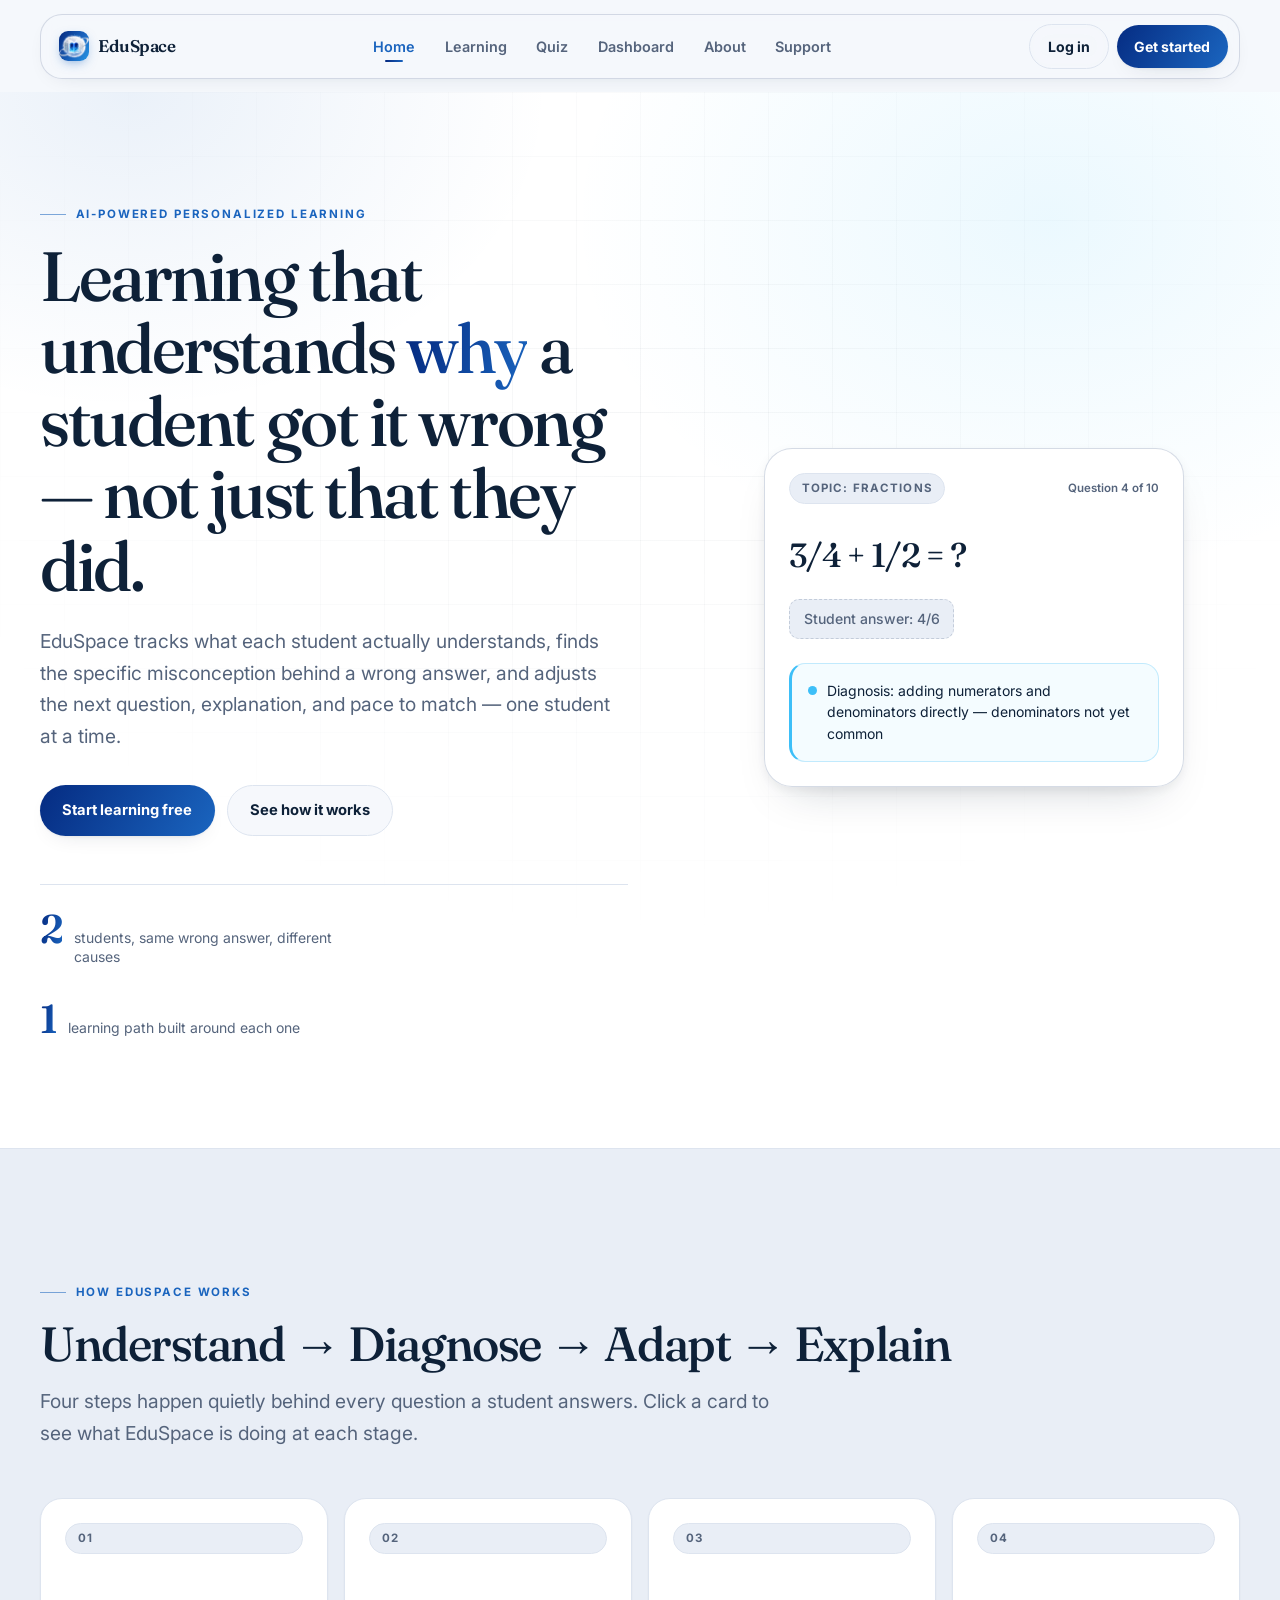
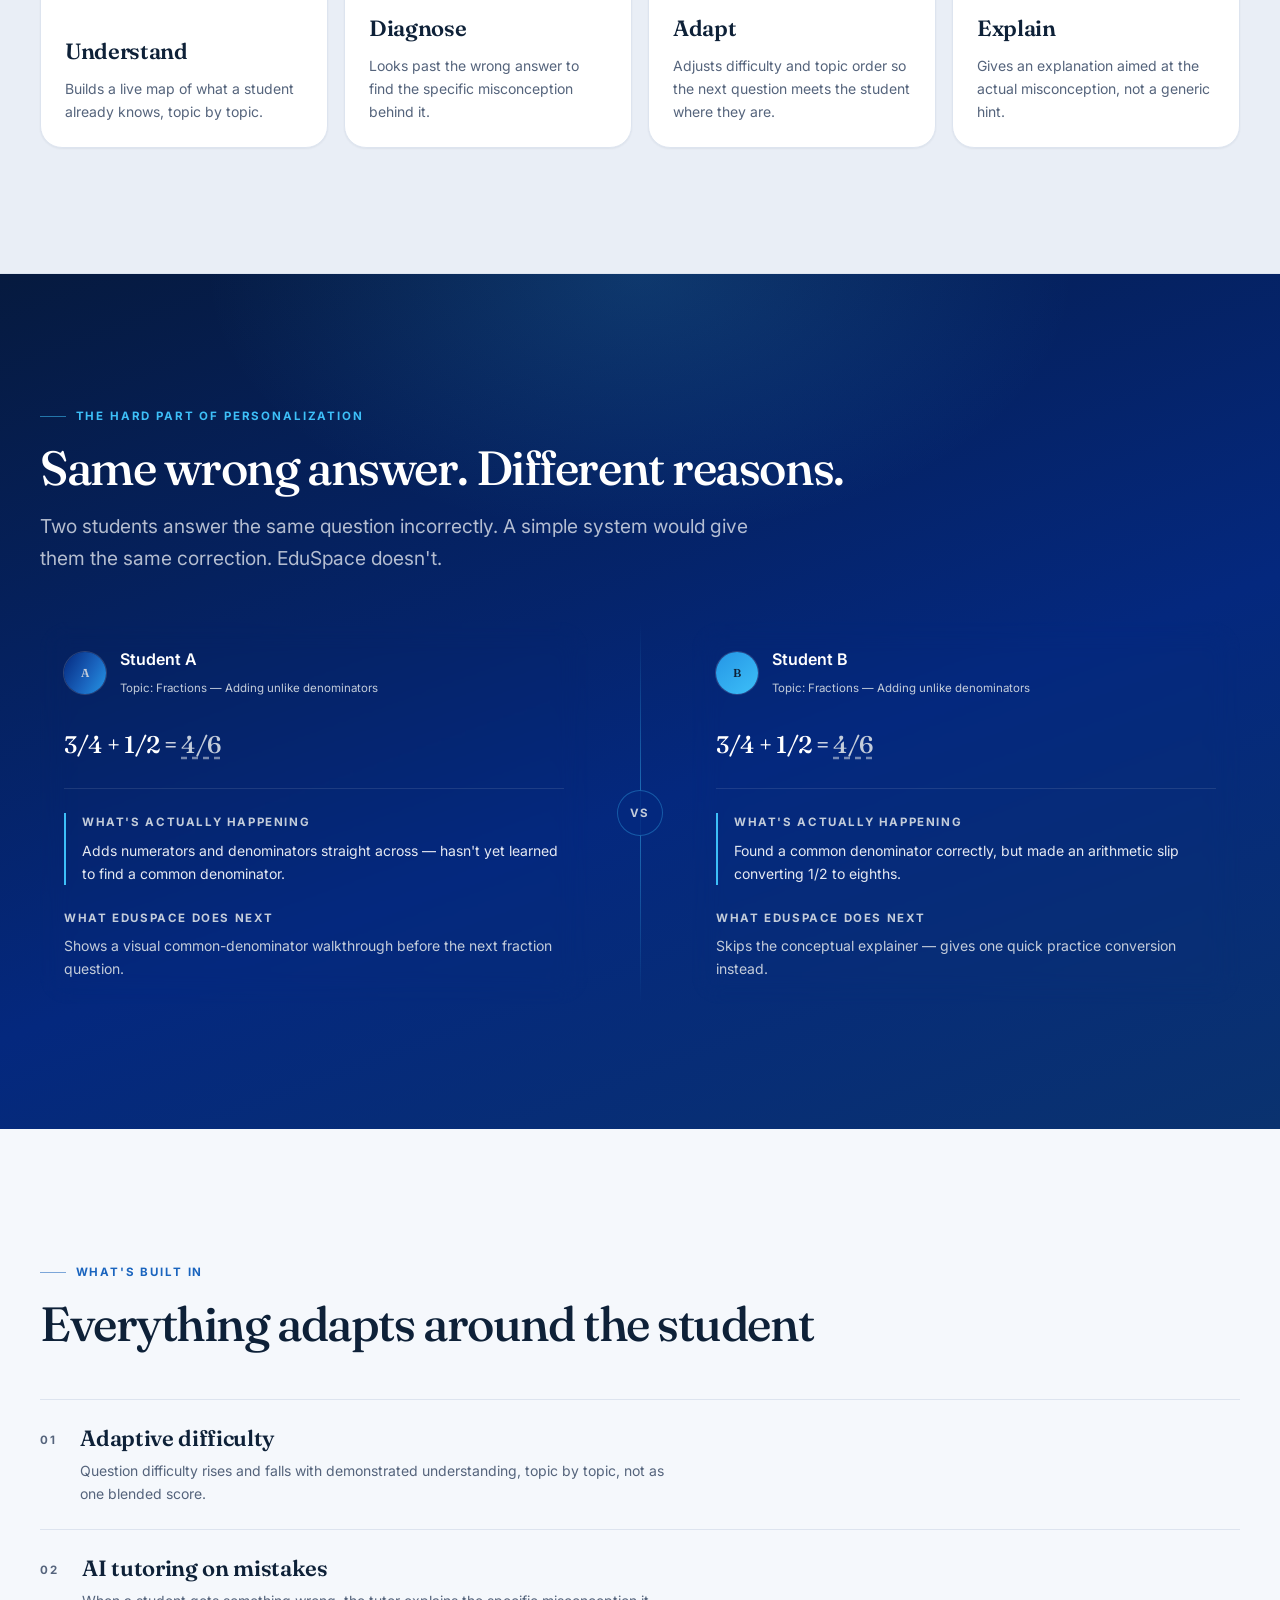
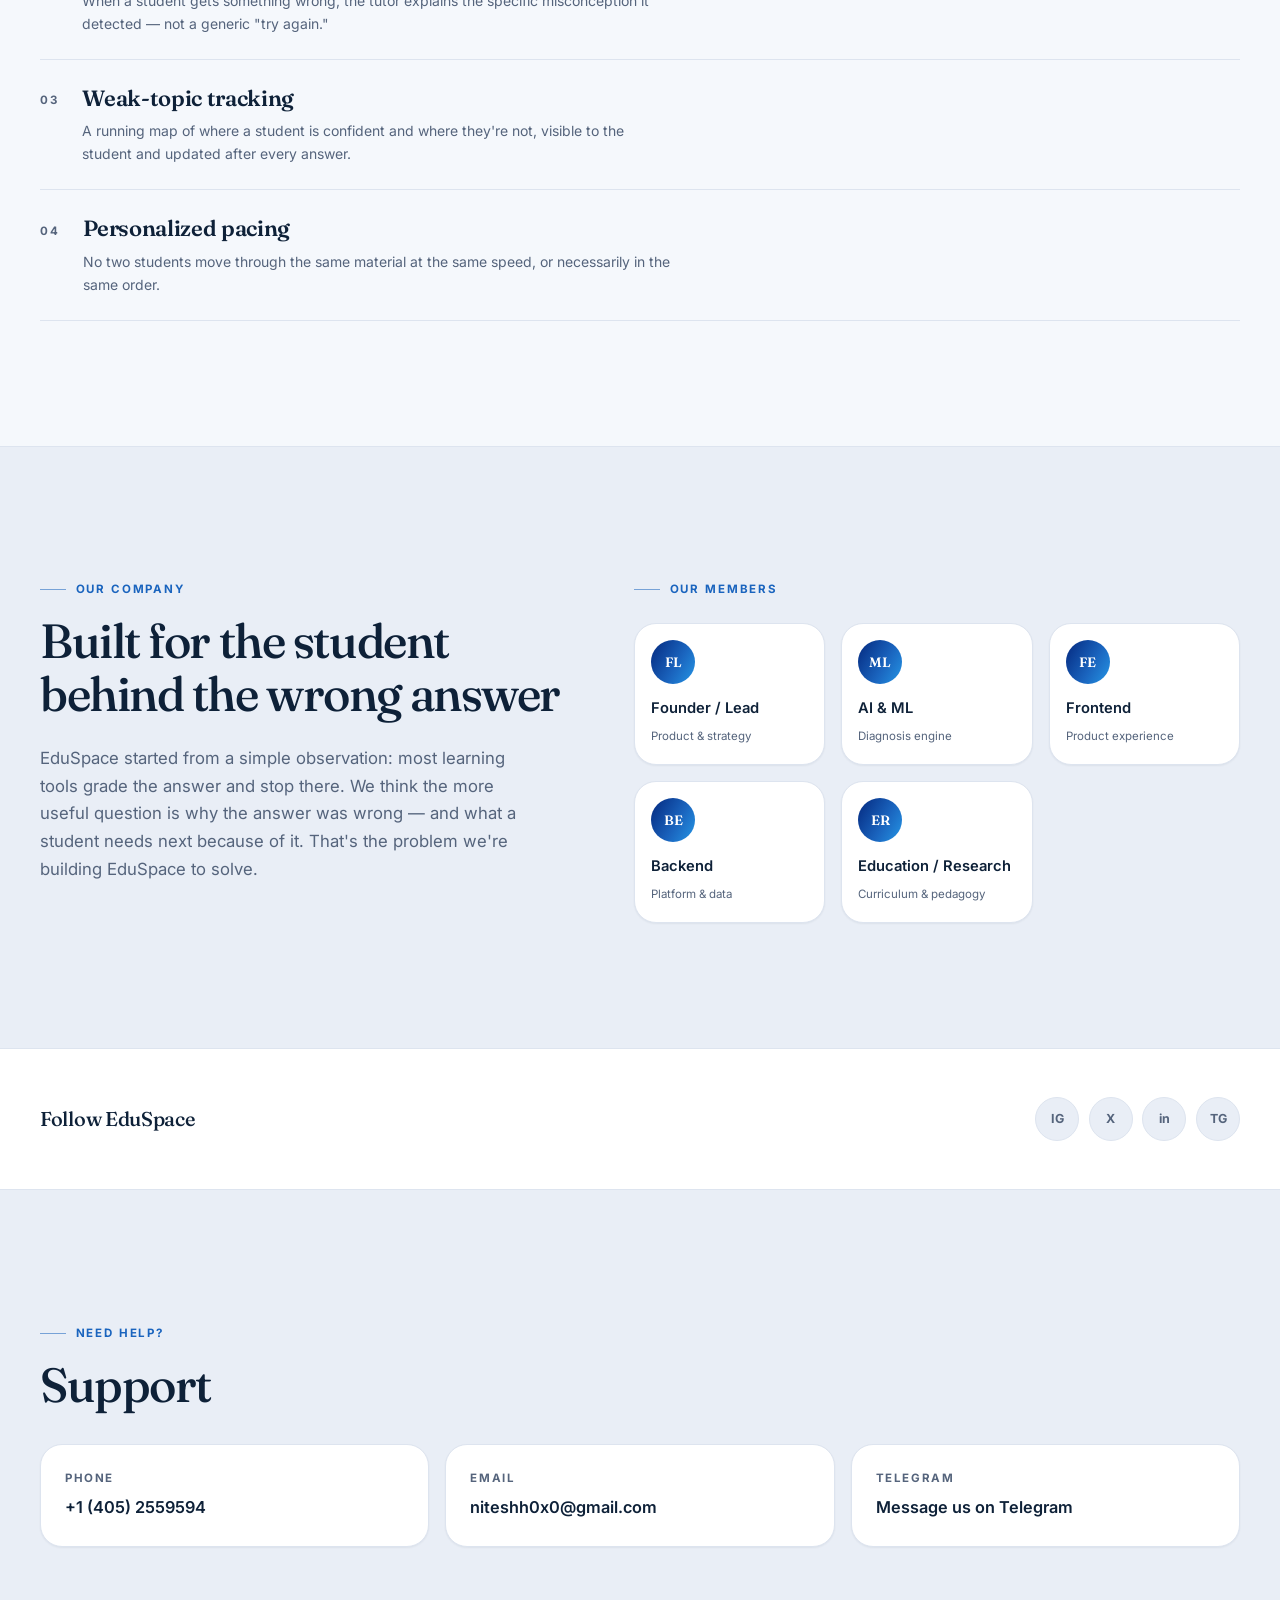
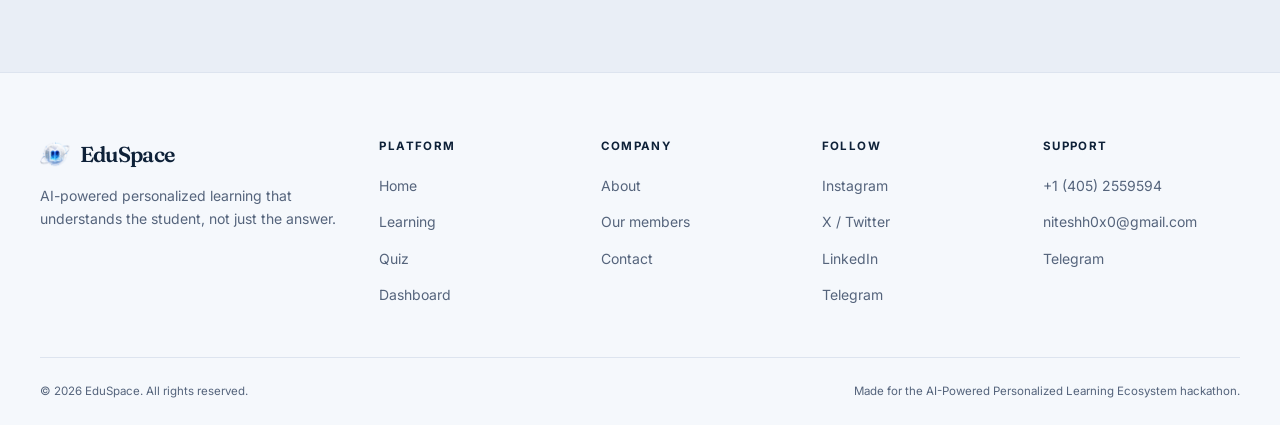
<file: index.html>
<!DOCTYPE html>
<html lang="en">
<head>
<meta charset="UTF-8">
<meta name="viewport" content="width=device-width, initial-scale=1.0">
<title>EduSpace — Personalized learning that understands the student</title>
<meta name="description" content="EduSpace is an AI-powered learning platform that understands what a student knows, where they struggle, and why — then adapts what comes next.">
<link rel="preconnect" href="https://fonts.googleapis.com">
<link rel="preconnect" href="https://fonts.gstatic.com" crossorigin>
<link href="https://fonts.googleapis.com/css2?family=Fraunces:opsz,wght@9..144,400..600&family=Inter:wght@400;500;600;700&display=swap" rel="stylesheet">
<link rel="icon" href="assets/images/favicon.ico" sizes="any">
<link rel="icon" type="image/png" sizes="32x32" href="assets/images/favicon-32.png">
<link rel="icon" type="image/png" sizes="48x48" href="assets/images/favicon-48.png">
<link rel="apple-touch-icon" sizes="180x180" href="assets/images/favicon-180.png">
<link rel="stylesheet" href="assets/css/base.css">
<link rel="stylesheet" href="assets/css/index.css">
<script>document.documentElement.classList.add("js");</script>
</head>
<body>

<header class="site-header">
  <nav class="nav">
    <a href="index.html" class="nav-logo" aria-label="EduSpace home"><img class="mark" src="assets/images/logo-mark.png" alt="" width="128" height="128" decoding="async"><span class="nav-wordmark">EduSpace</span></a>
    <ul class="nav-links">
      <li><a href="index.html">Home</a></li>
      <li><a href="learning.html">Learning</a></li>
      <li><a href="quiz.html">Quiz</a></li>
      <li><a href="dashboard.html">Dashboard</a></li>
      <li><a href="#about">About</a></li>
      <li><a href="#support">Support</a></li>
    </ul>
    <div class="nav-actions">
      <a href="login.html" class="btn btn-ghost">Log in</a>
      <a href="signup.html" class="btn btn-primary">Get started</a>
    </div>
    <button class="nav-toggle" aria-label="Toggle menu" aria-expanded="false">
      <span></span><span></span><span></span>
    </button>
  </nav>
</header>

<main>

  <!-- HERO -->
  <section class="hero">
    <div class="container hero-grid">
      <div class="hero-copy">
        <span class="eyebrow">AI-powered personalized learning</span>
        <h1>Learning that understands <em>why</em> a student got it wrong — not just that they did.</h1>
        <p class="hero-sub">EduSpace tracks what each student actually understands, finds the specific misconception behind a wrong answer, and adjusts the next question, explanation, and pace to match — one student at a time.</p>
        <div class="hero-actions">
          <a href="signup.html" class="btn btn-primary">Start learning free</a>
          <a href="#how" class="btn btn-ghost">See how it works</a>
        </div>
        <div class="hero-stats">
          <div><strong>2</strong><span>students, same wrong answer, different causes</span></div>
          <div><strong>1</strong><span>learning path built around each one</span></div>
        </div>
      </div>
      <div class="hero-visual reveal">
        <div class="hero-card">
          <div class="hero-card-row">
            <span class="pill">Topic: Fractions</span>
            <span class="hero-card-meta">Question 4 of 10</span>
          </div>
          <p class="hero-card-q">3/4 + 1/2 = ?</p>
          <div class="hero-card-answer wrong">Student answer: 4/6</div>
          <div class="hero-card-diagnosis">
            <span class="diag-dot"></span>
            Diagnosis: adding numerators and denominators directly — denominators not yet common
          </div>
        </div>
      </div>
    </div>
  </section>

  <!-- HOW IT WORKS -->
  <section id="how" class="how">
    <div class="container">
      <span class="eyebrow">How EduSpace works</span>
      <h2>Understand → Diagnose → Adapt → Explain</h2>
      <p class="section-lead">Four steps happen quietly behind every question a student answers. Click a card to see what EduSpace is doing at each stage.</p>

      <div class="flip-grid">
        <div class="flip-card reveal">
          <div class="flip-card-inner">
            <div class="flip-card-face flip-card-front">
              <span class="pill">01</span>
              <h3>Understand</h3>
              <p>Builds a live map of what a student already knows, topic by topic.</p>
            </div>
            <div class="flip-card-face flip-card-back">
              <p>Every answer — right or wrong — updates a per-topic confidence score, not just a pass/fail mark.</p>
            </div>
          </div>
        </div>

        <div class="flip-card reveal">
          <div class="flip-card-inner">
            <div class="flip-card-face flip-card-front">
              <span class="pill">02</span>
              <h3>Diagnose</h3>
              <p>Looks past the wrong answer to find the specific misconception behind it.</p>
            </div>
            <div class="flip-card-face flip-card-back">
              <p>Two students can pick the same wrong option for different reasons. EduSpace tells those reasons apart.</p>
            </div>
          </div>
        </div>

        <div class="flip-card reveal">
          <div class="flip-card-inner">
            <div class="flip-card-face flip-card-front">
              <span class="pill">03</span>
              <h3>Adapt</h3>
              <p>Adjusts difficulty and topic order so the next question meets the student where they are.</p>
            </div>
            <div class="flip-card-face flip-card-back">
              <p>No fixed curriculum order — the path reshapes itself around weak topics as they're found.</p>
            </div>
          </div>
        </div>

        <div class="flip-card reveal">
          <div class="flip-card-inner">
            <div class="flip-card-face flip-card-front">
              <span class="pill">04</span>
              <h3>Explain</h3>
              <p>Gives an explanation aimed at the actual misconception, not a generic hint.</p>
            </div>
            <div class="flip-card-face flip-card-back">
              <p>The AI tutor addresses the specific gap it diagnosed, so the explanation actually closes it.</p>
            </div>
          </div>
        </div>
      </div>
    </div>
  </section>

  <!-- SIGNATURE: same wrong answer, different reasons -->
  <section class="misconception">
    <div class="container">
      <span class="eyebrow">The hard part of personalization</span>
      <h2>Same wrong answer. Different reasons.</h2>
      <p class="section-lead">Two students answer the same question incorrectly. A simple system would give them the same correction. EduSpace doesn't.</p>

      <div class="compare-grid reveal">
        <div class="compare-card">
          <div class="compare-head">
            <span class="avatar">A</span>
            <div>
              <strong>Student A</strong>
              <span>Topic: Fractions — Adding unlike denominators</span>
            </div>
          </div>
          <p class="compare-q">3/4 + 1/2 = <span class="wrong-answer">4/6</span></p>
          <div class="compare-diagnosis">
            <span class="diag-label">What's actually happening</span>
            <p>Adds numerators and denominators straight across — hasn't yet learned to find a common denominator.</p>
          </div>
          <div class="compare-next">
            <span class="diag-label">What EduSpace does next</span>
            <p>Shows a visual common-denominator walkthrough before the next fraction question.</p>
          </div>
        </div>

        <div class="compare-divider">
          <span>vs</span>
        </div>

        <div class="compare-card">
          <div class="compare-head">
            <span class="avatar alt">B</span>
            <div>
              <strong>Student B</strong>
              <span>Topic: Fractions — Adding unlike denominators</span>
            </div>
          </div>
          <p class="compare-q">3/4 + 1/2 = <span class="wrong-answer">4/6</span></p>
          <div class="compare-diagnosis">
            <span class="diag-label">What's actually happening</span>
            <p>Found a common denominator correctly, but made an arithmetic slip converting 1/2 to eighths.</p>
          </div>
          <div class="compare-next">
            <span class="diag-label">What EduSpace does next</span>
            <p>Skips the conceptual explainer — gives one quick practice conversion instead.</p>
          </div>
        </div>
      </div>
    </div>
  </section>

  <!-- FEATURES -->
  <section class="features">
    <div class="container">
      <span class="eyebrow">What's built in</span>
      <h2>Everything adapts around the student</h2>

      <div class="feature-list">
        <div class="feature-row reveal">
          <div class="feature-num">01</div>
          <div>
            <h3>Adaptive difficulty</h3>
            <p>Question difficulty rises and falls with demonstrated understanding, topic by topic, not as one blended score.</p>
          </div>
        </div>
        <div class="feature-row reveal">
          <div class="feature-num">02</div>
          <div>
            <h3>AI tutoring on mistakes</h3>
            <p>When a student gets something wrong, the tutor explains the specific misconception it detected — not a generic "try again."</p>
          </div>
        </div>
        <div class="feature-row reveal">
          <div class="feature-num">03</div>
          <div>
            <h3>Weak-topic tracking</h3>
            <p>A running map of where a student is confident and where they're not, visible to the student and updated after every answer.</p>
          </div>
        </div>
        <div class="feature-row reveal">
          <div class="feature-num">04</div>
          <div>
            <h3>Personalized pacing</h3>
            <p>No two students move through the same material at the same speed, or necessarily in the same order.</p>
          </div>
        </div>
      </div>
    </div>
  </section>

  <!-- ABOUT -->
  <section id="about" class="about">
    <div class="container">
      <div class="about-grid">
        <div>
          <span class="eyebrow">Our company</span>
          <h2>Built for the student behind the wrong answer</h2>
          <p>EduSpace started from a simple observation: most learning tools grade the answer and stop there. We think the more useful question is why the answer was wrong — and what a student needs next because of it. That's the problem we're building EduSpace to solve.</p>
        </div>
        <div>
          <span class="eyebrow">Our members</span>
          <div class="members-grid">
            <div class="member-card">
              <div class="member-avatar">FL</div>
              <strong>Founder / Lead</strong>
              <span>Product &amp; strategy</span>
            </div>
            <div class="member-card">
              <div class="member-avatar">ML</div>
              <strong>AI &amp; ML</strong>
              <span>Diagnosis engine</span>
            </div>
            <div class="member-card">
              <div class="member-avatar">FE</div>
              <strong>Frontend</strong>
              <span>Product experience</span>
            </div>
            <div class="member-card">
              <div class="member-avatar">BE</div>
              <strong>Backend</strong>
              <span>Platform &amp; data</span>
            </div>
            <div class="member-card">
              <div class="member-avatar">ER</div>
              <strong>Education / Research</strong>
              <span>Curriculum &amp; pedagogy</span>
            </div>
          </div>
        </div>
      </div>
    </div>
  </section>

  <!-- FOLLOW -->
  <section class="follow">
    <div class="container follow-inner">
      <h3>Follow EduSpace</h3>
      <div class="social-row">
        <a href="https://instagram.com/tech_by_niteshh" target="_blank" rel="noopener noreferrer" aria-label="EduSpace on Instagram">IG</a>
        <a href="https://x.com/tech_by_niteshh" target="_blank" rel="noopener noreferrer" aria-label="EduSpace on X">X</a>
        <a href="https://www.linkedin.com/in/nitesh-chaurasiya-a7b2aa3a5/" target="_blank" rel="noopener noreferrer" aria-label="EduSpace on LinkedIn">in</a>
        <a href="https://t.me/tech_by_niteshh" target="_blank" rel="noopener noreferrer" aria-label="EduSpace on Telegram">TG</a>
      </div>
    </div>
  </section>

  <!-- SUPPORT -->
  <section id="support" class="support">
    <div class="container">
      <span class="eyebrow">Need help?</span>
      <h2>Support</h2>
      <div class="support-grid reveal reveal-fade">
        <div class="support-card">
          <span class="diag-label">Phone</span>
          <a href="tel:+14052559594">+1 (405) 2559594</a>
        </div>
        <div class="support-card">
          <span class="diag-label">Email</span>
          <a href="mailto:niteshh0x0@gmail.com">niteshh0x0@gmail.com</a>
        </div>
        <div class="support-card">
          <span class="diag-label">Telegram</span>
          <a href="https://t.me/tech_by_niteshh" target="_blank" rel="noopener noreferrer">Message us on Telegram</a>
        </div>
      </div>
    </div>
  </section>

</main>

<footer class="site-footer">
  <div class="container">
    <div class="footer-grid">
      <div class="footer-col">
        <div class="footer-brand"><img src="assets/images/logo-mark.png" alt="" width="128" height="128" decoding="async"><span>EduSpace</span></div>
        <p>AI-powered personalized learning that understands the student, not just the answer.</p>
      </div>
      <div class="footer-col">
        <h4>Platform</h4>
        <ul>
          <li><a href="index.html">Home</a></li>
          <li><a href="learning.html">Learning</a></li>
          <li><a href="quiz.html">Quiz</a></li>
          <li><a href="dashboard.html">Dashboard</a></li>
        </ul>
      </div>
      <div class="footer-col">
        <h4>Company</h4>
        <ul>
          <li><a href="index.html#about">About</a></li>
          <li><a href="index.html#about">Our members</a></li>
          <li><a href="index.html#support">Contact</a></li>
        </ul>
      </div>
      <div class="footer-col">
        <h4>Follow</h4>
        <ul>
          <li><a href="https://instagram.com/tech_by_niteshh" target="_blank" rel="noopener noreferrer">Instagram</a></li>
          <li><a href="https://x.com/tech_by_niteshh" target="_blank" rel="noopener noreferrer">X / Twitter</a></li>
          <li><a href="https://www.linkedin.com/in/nitesh-chaurasiya-a7b2aa3a5/" target="_blank" rel="noopener noreferrer">LinkedIn</a></li>
          <li><a href="https://t.me/tech_by_niteshh" target="_blank" rel="noopener noreferrer">Telegram</a></li>
        </ul>
      </div>
      <div class="footer-col">
        <h4>Support</h4>
        <ul>
          <li><a href="tel:+14052559594">+1 (405) 2559594</a></li>
          <li><a href="mailto:niteshh0x0@gmail.com">niteshh0x0@gmail.com</a></li>
          <li><a href="https://t.me/tech_by_niteshh" target="_blank" rel="noopener noreferrer">Telegram</a></li>
        </ul>
      </div>
    </div>
    <div class="footer-bottom">
      <span>&copy; 2026 EduSpace. All rights reserved.</span>
      <span>Made for the AI-Powered Personalized Learning Ecosystem hackathon.</span>
    </div>
  </div>
</footer>

<script src="assets/js/common.js"></script>
<script src="assets/js/index.js"></script>
</body>
</html>
</file>
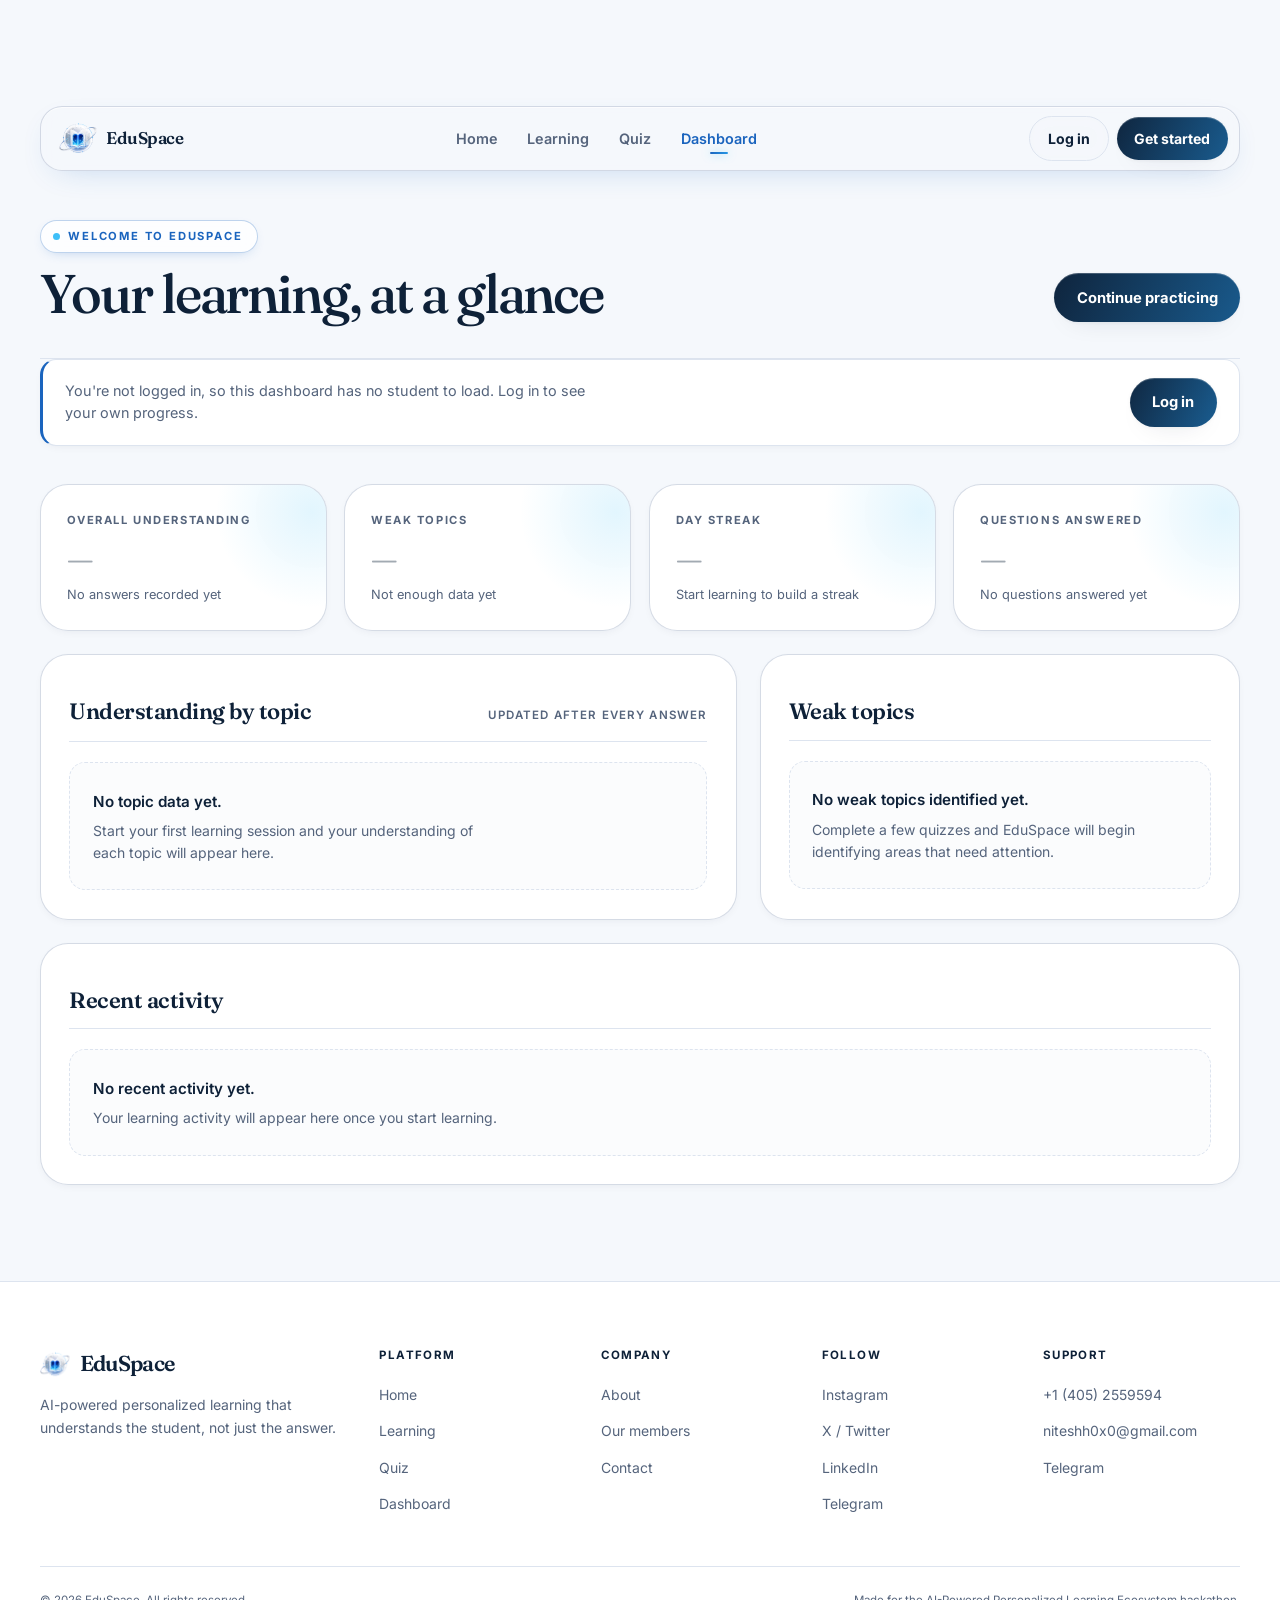
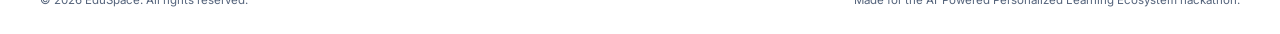
<file: dashboard.html>
<!DOCTYPE html>
<html lang="en">
<head>
<meta charset="UTF-8">
<meta name="viewport" content="width=device-width, initial-scale=1.0">
<title>Dashboard — EduSpace</title>
<meta name="description" content="See what you understand, what needs work, and what's next.">
<link rel="preconnect" href="https://fonts.googleapis.com">
<link rel="preconnect" href="https://fonts.gstatic.com" crossorigin>
<link href="https://fonts.googleapis.com/css2?family=Fraunces:opsz,wght@9..144,400..600&family=Inter:wght@400;500;600;700&display=swap" rel="stylesheet">
<link rel="icon" href="assets/images/favicon.ico" sizes="any">
<link rel="icon" type="image/png" sizes="32x32" href="assets/images/favicon-32.png">
<link rel="icon" type="image/png" sizes="48x48" href="assets/images/favicon-48.png">
<link rel="apple-touch-icon" sizes="180x180" href="assets/images/favicon-180.png">
<link rel="stylesheet" href="assets/css/base.css">
<link rel="stylesheet" href="assets/css/dashboard.css">
<script>document.documentElement.classList.add("js");</script>
</head>
<body>

<header class="site-header">
  <nav class="nav">
    <a href="index.html" class="nav-logo" aria-label="EduSpace home"><img class="mark" src="assets/images/logo-mark.png" alt="" width="128" height="128" decoding="async"><span class="nav-wordmark">EduSpace</span></a>
    <ul class="nav-links">
      <li><a href="index.html">Home</a></li>
      <li><a href="learning.html">Learning</a></li>
      <li><a href="quiz.html">Quiz</a></li>
      <li><a href="dashboard.html">Dashboard</a></li>
    </ul>
    <div class="nav-actions">
      <a href="login.html" class="btn btn-ghost">Log in</a>
      <a href="signup.html" class="btn btn-primary">Get started</a>
    </div>
    <button class="nav-toggle" aria-label="Toggle menu" aria-expanded="false">
      <span></span><span></span><span></span>
    </button>
  </nav>
</header>

<main class="dash-main">
  <div class="container">

    <div class="dash-head reveal reveal-fade">
      <div>
        <span class="eyebrow" id="dash-user">Welcome back</span>
        <h1>Your learning, at a glance</h1>
      </div>
      <a href="quiz.html" class="btn btn-primary">Continue practicing</a>
    </div>

    <!-- Filled by dashboard.js only when there is no logged-in student. -->
    <div class="dash-notice reveal" id="dash-notice" hidden></div>

    <!-- Values below are placeholders. dashboard.js replaces them with real
         numbers, or leaves the em dash when no data exists yet. -->
    <div class="dash-stats reveal">
      <div class="stat-card">
        <span class="diag-label">Overall understanding</span>
        <strong id="stat-understanding">&mdash;</strong>
        <span class="stat-note">Loading&hellip;</span>
      </div>
      <div class="stat-card">
        <span class="diag-label">Weak topics</span>
        <strong id="stat-weak">&mdash;</strong>
        <span class="stat-note">Loading&hellip;</span>
      </div>
      <div class="stat-card">
        <span class="diag-label">Day streak</span>
        <strong id="stat-streak">&mdash;</strong>
        <span class="stat-note">Loading&hellip;</span>
      </div>
      <div class="stat-card">
        <span class="diag-label">Questions answered</span>
        <strong id="stat-questions">&mdash;</strong>
        <span class="stat-note">Loading&hellip;</span>
      </div>
    </div>

    <div class="dash-grid">

      <section class="dash-panel card reveal">
        <div class="panel-head">
          <h2>Understanding by topic</h2>
          <span class="stat-note" id="topic-panel-note">Updated after every answer</span>
        </div>
        <div class="topic-bars" id="topic-bars"></div>
      </section>

      <section class="dash-panel card reveal">
        <div class="panel-head">
          <h2>Weak topics</h2>
        </div>
        <ul class="weak-list" id="weak-list"></ul>
      </section>

    </div>

    <section class="dash-panel card reveal activity-panel">
      <div class="panel-head">
        <h2>Recent activity</h2>
      </div>
      <ul class="activity-list" id="activity-list"></ul>
    </section>

  </div>
</main>

<footer class="site-footer">
  <div class="container">
    <div class="footer-grid">
      <div class="footer-col">
        <div class="footer-brand"><img src="assets/images/logo-mark.png" alt="" width="128" height="128" decoding="async"><span>EduSpace</span></div>
        <p>AI-powered personalized learning that understands the student, not just the answer.</p>
      </div>
      <div class="footer-col">
        <h4>Platform</h4>
        <ul>
          <li><a href="index.html">Home</a></li>
          <li><a href="learning.html">Learning</a></li>
          <li><a href="quiz.html">Quiz</a></li>
          <li><a href="dashboard.html">Dashboard</a></li>
        </ul>
      </div>
      <div class="footer-col">
        <h4>Company</h4>
        <ul>
          <li><a href="index.html#about">About</a></li>
          <li><a href="index.html#about">Our members</a></li>
          <li><a href="index.html#support">Contact</a></li>
        </ul>
      </div>
      <div class="footer-col">
        <h4>Follow</h4>
        <ul>
          <li><a href="https://instagram.com/tech_by_niteshh" target="_blank" rel="noopener noreferrer">Instagram</a></li>
          <li><a href="https://x.com/tech_by_niteshh" target="_blank" rel="noopener noreferrer">X / Twitter</a></li>
          <li><a href="https://www.linkedin.com/in/nitesh-chaurasiya-a7b2aa3a5/" target="_blank" rel="noopener noreferrer">LinkedIn</a></li>
          <li><a href="https://t.me/tech_by_niteshh" target="_blank" rel="noopener noreferrer">Telegram</a></li>
        </ul>
      </div>
      <div class="footer-col">
        <h4>Support</h4>
        <ul>
          <li><a href="tel:+14052559594">+1 (405) 2559594</a></li>
          <li><a href="mailto:niteshh0x0@gmail.com">niteshh0x0@gmail.com</a></li>
          <li><a href="https://t.me/tech_by_niteshh" target="_blank" rel="noopener noreferrer">Telegram</a></li>
        </ul>
      </div>
    </div>
    <div class="footer-bottom">
      <span>&copy; 2026 EduSpace. All rights reserved.</span>
      <span>Made for the AI-Powered Personalized Learning Ecosystem hackathon.</span>
    </div>
  </div>
</footer>

<script src="assets/js/common.js"></script>
<script src="assets/js/curriculum.js"></script>
<script src="assets/js/dashboard.js"></script>
</body>
</html>
</file>
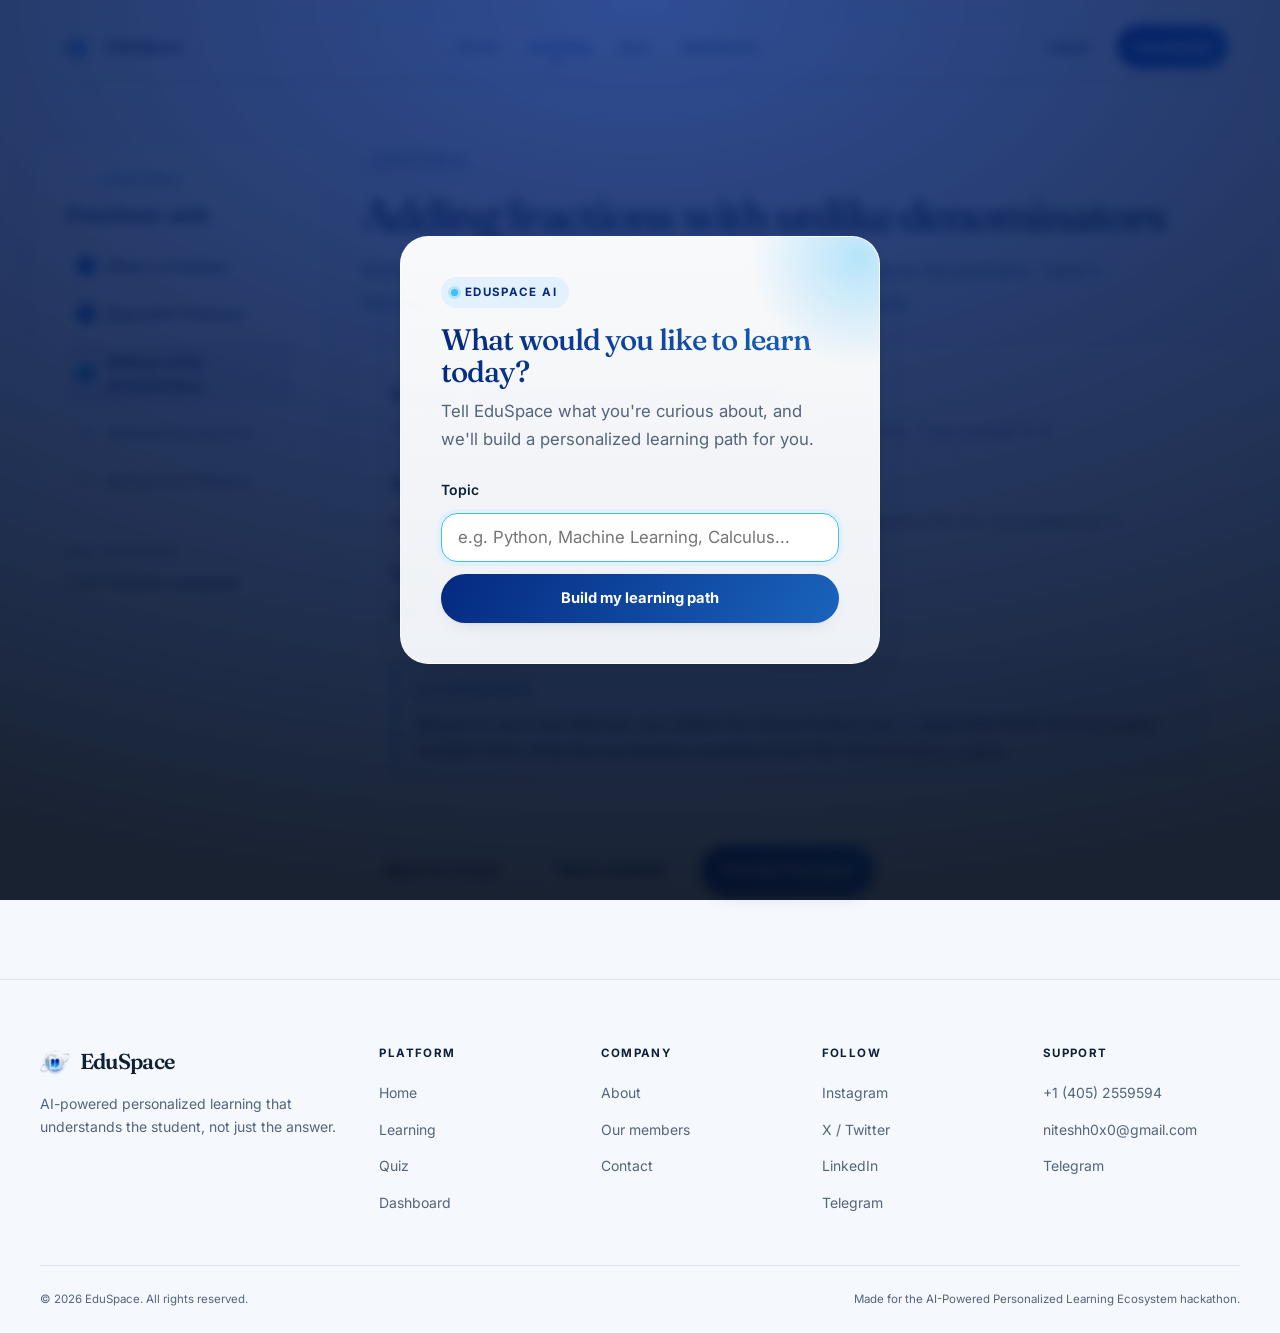
<file: learning.html>
<!DOCTYPE html>
<html lang="en">
<head>
<meta charset="UTF-8">
<meta name="viewport" content="width=device-width, initial-scale=1.0">
<title>Learning — EduSpace</title>
<meta name="description" content="Your personalized EduSpace learning path.">
<link rel="preconnect" href="https://fonts.googleapis.com">
<link rel="preconnect" href="https://fonts.gstatic.com" crossorigin>
<link href="https://fonts.googleapis.com/css2?family=Fraunces:opsz,wght@9..144,400..600&family=Inter:wght@400;500;600;700&display=swap" rel="stylesheet">
<link rel="icon" href="assets/images/favicon.ico" sizes="any">
<link rel="icon" type="image/png" sizes="32x32" href="assets/images/favicon-32.png">
<link rel="icon" type="image/png" sizes="48x48" href="assets/images/favicon-48.png">
<link rel="apple-touch-icon" sizes="180x180" href="assets/images/favicon-180.png">
<link rel="stylesheet" href="assets/css/base.css">
<link rel="stylesheet" href="assets/css/learning.css">
<script>document.documentElement.classList.add("js");</script>
</head>
<body>

<header class="site-header">
  <nav class="nav">
    <a href="index.html" class="nav-logo" aria-label="EduSpace home"><img class="mark" src="assets/images/logo-mark.png" alt="" width="128" height="128" decoding="async"><span class="nav-wordmark">EduSpace</span></a>
    <ul class="nav-links">
      <li><a href="index.html">Home</a></li>
      <li><a href="learning.html">Learning</a></li>
      <li><a href="quiz.html">Quiz</a></li>
      <li><a href="dashboard.html">Dashboard</a></li>
    </ul>
    <div class="nav-actions">
      <a href="login.html" class="btn btn-ghost">Log in</a>
      <a href="signup.html" class="btn btn-primary">Get started</a>
    </div>
    <button class="nav-toggle" aria-label="Toggle menu" aria-expanded="false">
      <span></span><span></span><span></span>
    </button>
  </nav>
</header>

<div class="ai-topic-modal" id="ai-topic-modal" role="dialog" aria-modal="true" aria-labelledby="ai-topic-modal-title" hidden>
  <div class="ai-topic-backdrop"></div>
  <div class="ai-topic-card">
    <div class="ai-topic-orb" aria-hidden="true"></div>
    <span class="ai-topic-badge"><span class="ai-topic-dot"></span>EduSpace AI</span>
    <h2 id="ai-topic-modal-title">What would you like to learn today?</h2>
    <p class="ai-topic-sub">Tell EduSpace what you're curious about, and we'll build a personalized learning path for you.</p>

    <form class="ai-topic-form" id="ai-topic-form" novalidate>
      <label class="ai-topic-label" for="ai-topic-input">Topic</label>
      <input type="text" id="ai-topic-input" class="ai-topic-input" placeholder="e.g. Python, Machine Learning, Calculus..." maxlength="80" autocomplete="off" spellcheck="false">
      <button type="submit" class="btn btn-primary ai-topic-submit" id="ai-topic-submit">
        <span>Build my learning path</span>
      </button>
    </form>

    <div class="ai-topic-loading" id="ai-topic-loading" hidden>
      <span class="ai-topic-spinner" aria-hidden="true"></span>
      <p id="ai-topic-loading-text">Analyzing your topic&hellip;</p>
    </div>

    <p class="ai-topic-error" id="ai-topic-error" role="alert" hidden></p>
  </div>
</div>

<main class="learning-main">
  <div class="container learning-shell">

    <aside class="learning-sidebar reveal reveal-left">
      <div class="learning-sidebar-head">
        <span class="eyebrow">Your path</span>
        <button type="button" class="ai-new-topic-btn" id="ai-new-topic-btn" hidden>New topic</button>
      </div>
      <h3 id="sidebar-unit-name">Fractions unit</h3>
      <ul class="topic-list" id="topic-list">
        <li class="topic-item done" data-topic="0">
          <span class="topic-status">✓</span>
          <span class="topic-name">What is a fraction</span>
        </li>
        <li class="topic-item done" data-topic="1">
          <span class="topic-status">✓</span>
          <span class="topic-name">Equivalent fractions</span>
        </li>
        <li class="topic-item active" data-topic="2">
          <span class="topic-status">●</span>
          <span class="topic-name">Adding unlike denominators</span>
        </li>
        <li class="topic-item" data-topic="3">
          <span class="topic-status">○</span>
          <span class="topic-name">Subtracting fractions</span>
        </li>
        <li class="topic-item" data-topic="4">
          <span class="topic-status">○</span>
          <span class="topic-name">Multiplying fractions</span>
        </li>
      </ul>
      <div class="sidebar-progress">
        <span class="diag-label">Unit progress</span>
        <div class="auth-progress"><div class="auth-progress-bar" id="unit-progress-bar" style="width:40%"></div></div>
        <span class="auth-progress-label" id="unit-progress-label">2 of 5 topics complete</span>
      </div>
    </aside>

    <section class="lesson-panel reveal reveal-right">
      <div class="lesson-head">
        <span class="pill">Topic 3 of 5</span>
        <h1>Adding fractions with unlike denominators</h1>
        <p>Before you can add two fractions, they need to share the same denominator. Here's the idea, in the order EduSpace thinks will make it click for you.</p>
      </div>

      <div class="lesson-body card">
        <h3>Step 1 — Find a common denominator</h3>
        <p>To add <strong>3/4</strong> and <strong>1/2</strong>, find a number both 4 and 2 divide into evenly. That number is 4.</p>

        <h3>Step 2 — Convert each fraction</h3>
        <p><strong>3/4</strong> already has a denominator of 4. <strong>1/2</strong> becomes <strong>2/4</strong> by multiplying the top and bottom by 2.</p>

        <h3>Step 3 — Add the numerators only</h3>
        <p><strong>3/4 + 2/4 = 5/4</strong>, which simplifies to <strong>1 1/4</strong>.</p>

        <div class="tutor-note">
          <span class="tutor-tag">AI tutor note</span>
          <p>Based on your last attempt, you added the denominators too — that's the most common early mistake here. Only the numerators combine once the denominators match.</p>
        </div>
      </div>

      <div class="lesson-actions">
        <button class="btn btn-ghost" id="mark-review">Mark for review</button>
        <button class="btn btn-ghost" id="mark-complete">Mark complete</button>
        <a href="quiz.html" class="btn btn-primary">Practice this topic</a>
      </div>
    </section>

  </div>
</main>

<footer class="site-footer">
  <div class="container">
    <div class="footer-grid">
      <div class="footer-col">
        <div class="footer-brand"><img src="assets/images/logo-mark.png" alt="" width="128" height="128" decoding="async"><span>EduSpace</span></div>
        <p>AI-powered personalized learning that understands the student, not just the answer.</p>
      </div>
      <div class="footer-col">
        <h4>Platform</h4>
        <ul>
          <li><a href="index.html">Home</a></li>
          <li><a href="learning.html">Learning</a></li>
          <li><a href="quiz.html">Quiz</a></li>
          <li><a href="dashboard.html">Dashboard</a></li>
        </ul>
      </div>
      <div class="footer-col">
        <h4>Company</h4>
        <ul>
          <li><a href="index.html#about">About</a></li>
          <li><a href="index.html#about">Our members</a></li>
          <li><a href="index.html#support">Contact</a></li>
        </ul>
      </div>
      <div class="footer-col">
        <h4>Follow</h4>
        <ul>
          <li><a href="https://instagram.com/tech_by_niteshh" target="_blank" rel="noopener noreferrer">Instagram</a></li>
          <li><a href="https://x.com/tech_by_niteshh" target="_blank" rel="noopener noreferrer">X / Twitter</a></li>
          <li><a href="https://www.linkedin.com/in/nitesh-chaurasiya-a7b2aa3a5/" target="_blank" rel="noopener noreferrer">LinkedIn</a></li>
          <li><a href="https://t.me/tech_by_niteshh" target="_blank" rel="noopener noreferrer">Telegram</a></li>
        </ul>
      </div>
      <div class="footer-col">
        <h4>Support</h4>
        <ul>
          <li><a href="tel:+14052559594">+1 (405) 2559594</a></li>
          <li><a href="mailto:niteshh0x0@gmail.com">niteshh0x0@gmail.com</a></li>
          <li><a href="https://t.me/tech_by_niteshh" target="_blank" rel="noopener noreferrer">Telegram</a></li>
        </ul>
      </div>
    </div>
    <div class="footer-bottom">
      <span>&copy; 2026 EduSpace. All rights reserved.</span>
      <span>Made for the AI-Powered Personalized Learning Ecosystem hackathon.</span>
    </div>
  </div>
</footer>

<script src="assets/js/common.js"></script>
<script src="assets/js/curriculum.js"></script>
<script src="assets/js/ai-learning.js"></script>
<script src="assets/js/learning.js"></script>
</body>
</html>
</file>
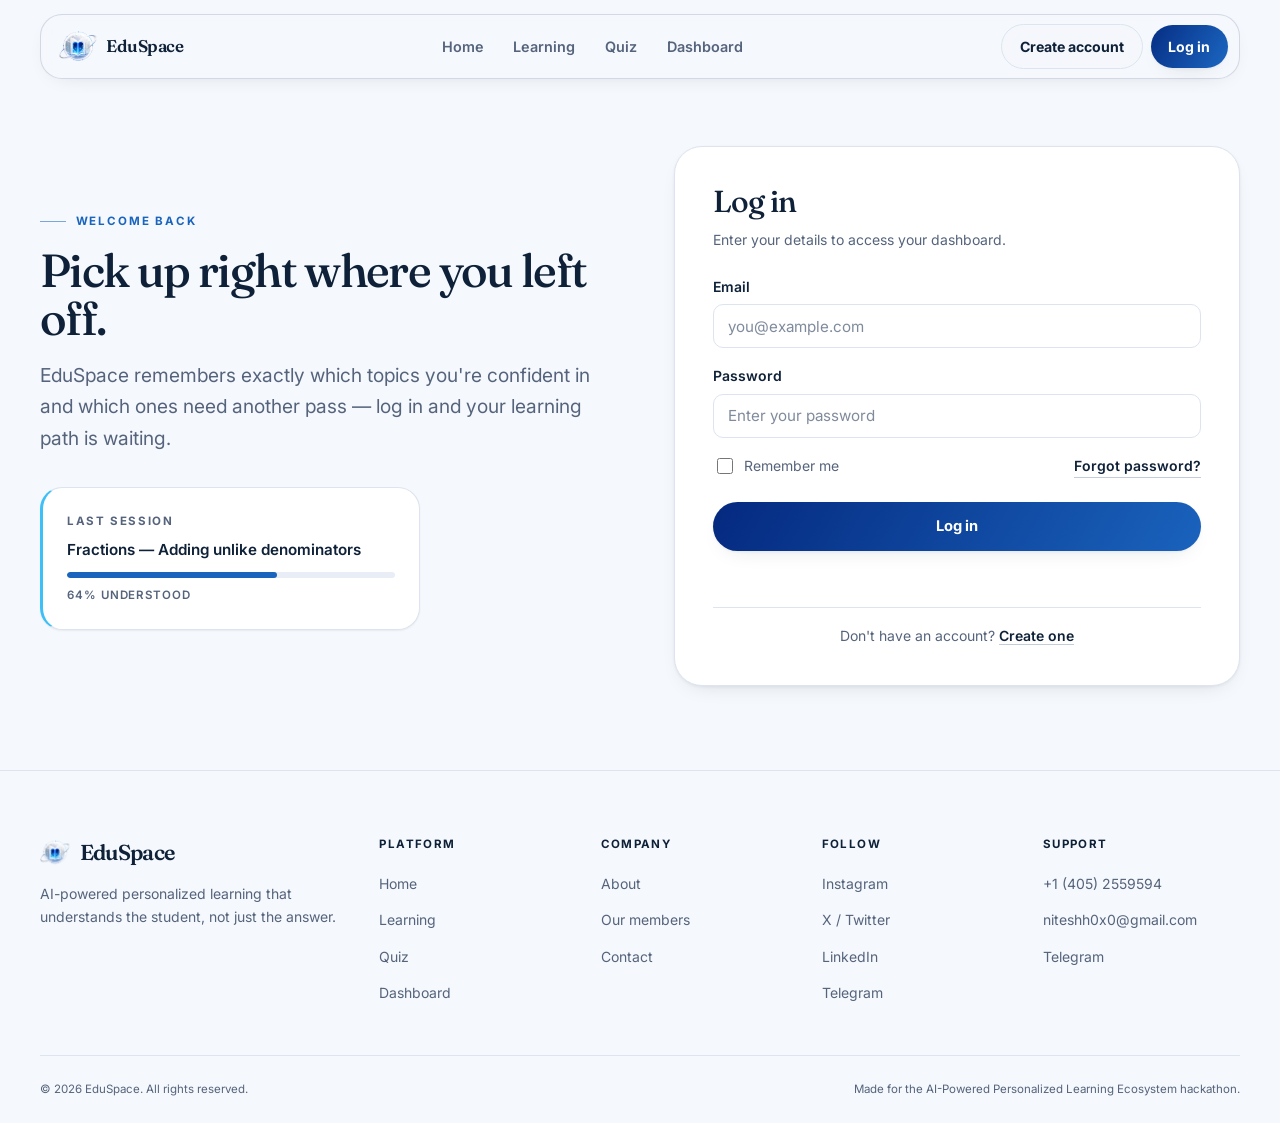
<file: login.html>
<!DOCTYPE html>
<html lang="en">
<head>
<meta charset="UTF-8">
<meta name="viewport" content="width=device-width, initial-scale=1.0">
<title>Log in — EduSpace</title>
<meta name="description" content="Log in to your EduSpace account.">
<link rel="preconnect" href="https://fonts.googleapis.com">
<link rel="preconnect" href="https://fonts.gstatic.com" crossorigin>
<link href="https://fonts.googleapis.com/css2?family=Fraunces:opsz,wght@9..144,400..600&family=Inter:wght@400;500;600;700&display=swap" rel="stylesheet">
<link rel="icon" href="assets/images/favicon.ico" sizes="any">
<link rel="icon" type="image/png" sizes="32x32" href="assets/images/favicon-32.png">
<link rel="icon" type="image/png" sizes="48x48" href="assets/images/favicon-48.png">
<link rel="apple-touch-icon" sizes="180x180" href="assets/images/favicon-180.png">
<link rel="stylesheet" href="assets/css/base.css">
<link rel="stylesheet" href="assets/css/auth.css">
<link rel="stylesheet" href="assets/css/login.css">
<script>document.documentElement.classList.add("js");</script>
</head>
<body>

<header class="site-header">
  <nav class="nav">
    <a href="index.html" class="nav-logo" aria-label="EduSpace home"><img class="mark" src="assets/images/logo-mark.png" alt="" width="128" height="128" decoding="async"><span class="nav-wordmark">EduSpace</span></a>
    <ul class="nav-links">
      <li><a href="index.html">Home</a></li>
      <li><a href="learning.html">Learning</a></li>
      <li><a href="quiz.html">Quiz</a></li>
      <li><a href="dashboard.html">Dashboard</a></li>
    </ul>
    <div class="nav-actions">
      <a href="signup.html" class="btn btn-ghost">Create account</a>
      <a href="login.html" class="btn btn-primary">Log in</a>
    </div>
    <button class="nav-toggle" aria-label="Toggle menu" aria-expanded="false">
      <span></span><span></span><span></span>
    </button>
  </nav>
</header>

<main class="auth-main">
  <section class="auth-section">
    <div class="container auth-grid">

      <div class="auth-side reveal reveal-left">
        <span class="eyebrow">Welcome back</span>
        <h1>Pick up right where you left off.</h1>
        <p>EduSpace remembers exactly which topics you're confident in and which ones need another pass — log in and your learning path is waiting.</p>
        <div class="auth-side-card">
          <span class="diag-label">Last session</span>
          <p class="auth-side-card-topic">Fractions — Adding unlike denominators</p>
          <div class="auth-progress"><div class="auth-progress-bar" style="width:64%"></div></div>
          <span class="auth-progress-label">64% understood</span>
        </div>
      </div>

      <div class="auth-card reveal reveal-right">
        <h2>Log in</h2>
        <p class="auth-card-sub">Enter your details to access your dashboard.</p>

        <form id="login-form" novalidate>
          <div class="field" id="field-email">
            <label for="email">Email</label>
            <input type="email" id="email" name="email" placeholder="you@example.com" autocomplete="email" required>
            <span class="field-error">Enter a valid email address.</span>
          </div>

          <div class="field" id="field-password">
            <label for="password">Password</label>
            <input type="password" id="password" name="password" placeholder="Enter your password" autocomplete="current-password" required>
            <span class="field-error">Password must be at least 6 characters.</span>
          </div>

          <div class="auth-row">
            <label class="checkbox-label">
              <input type="checkbox" name="remember"> Remember me
            </label>
            <a href="index.html#support" class="auth-link">Forgot password?</a>
          </div>

          <button type="submit" class="btn btn-primary btn-block">Log in</button>
          <p class="form-status" id="login-status" role="status"></p>
        </form>

        <p class="auth-switch">Don't have an account? <a href="signup.html">Create one</a></p>
      </div>

    </div>
  </section>
</main>

<footer class="site-footer">
  <div class="container">
    <div class="footer-grid">
      <div class="footer-col">
        <div class="footer-brand"><img src="assets/images/logo-mark.png" alt="" width="128" height="128" decoding="async"><span>EduSpace</span></div>
        <p>AI-powered personalized learning that understands the student, not just the answer.</p>
      </div>
      <div class="footer-col">
        <h4>Platform</h4>
        <ul>
          <li><a href="index.html">Home</a></li>
          <li><a href="learning.html">Learning</a></li>
          <li><a href="quiz.html">Quiz</a></li>
          <li><a href="dashboard.html">Dashboard</a></li>
        </ul>
      </div>
      <div class="footer-col">
        <h4>Company</h4>
        <ul>
          <li><a href="index.html#about">About</a></li>
          <li><a href="index.html#about">Our members</a></li>
          <li><a href="index.html#support">Contact</a></li>
        </ul>
      </div>
      <div class="footer-col">
        <h4>Follow</h4>
        <ul>
          <li><a href="https://instagram.com/tech_by_niteshh" target="_blank" rel="noopener noreferrer">Instagram</a></li>
          <li><a href="https://x.com/tech_by_niteshh" target="_blank" rel="noopener noreferrer">X / Twitter</a></li>
          <li><a href="https://www.linkedin.com/in/nitesh-chaurasiya-a7b2aa3a5/" target="_blank" rel="noopener noreferrer">LinkedIn</a></li>
          <li><a href="https://t.me/tech_by_niteshh" target="_blank" rel="noopener noreferrer">Telegram</a></li>
        </ul>
      </div>
      <div class="footer-col">
        <h4>Support</h4>
        <ul>
          <li><a href="tel:+14052559594">+1 (405) 2559594</a></li>
          <li><a href="mailto:niteshh0x0@gmail.com">niteshh0x0@gmail.com</a></li>
          <li><a href="https://t.me/tech_by_niteshh" target="_blank" rel="noopener noreferrer">Telegram</a></li>
        </ul>
      </div>
    </div>
    <div class="footer-bottom">
      <span>&copy; 2026 EduSpace. All rights reserved.</span>
      <span>Made for the AI-Powered Personalized Learning Ecosystem hackathon.</span>
    </div>
  </div>
</footer>

<script src="assets/js/common.js"></script>
<script src="assets/js/login.js"></script>
</body>
</html>
</file>
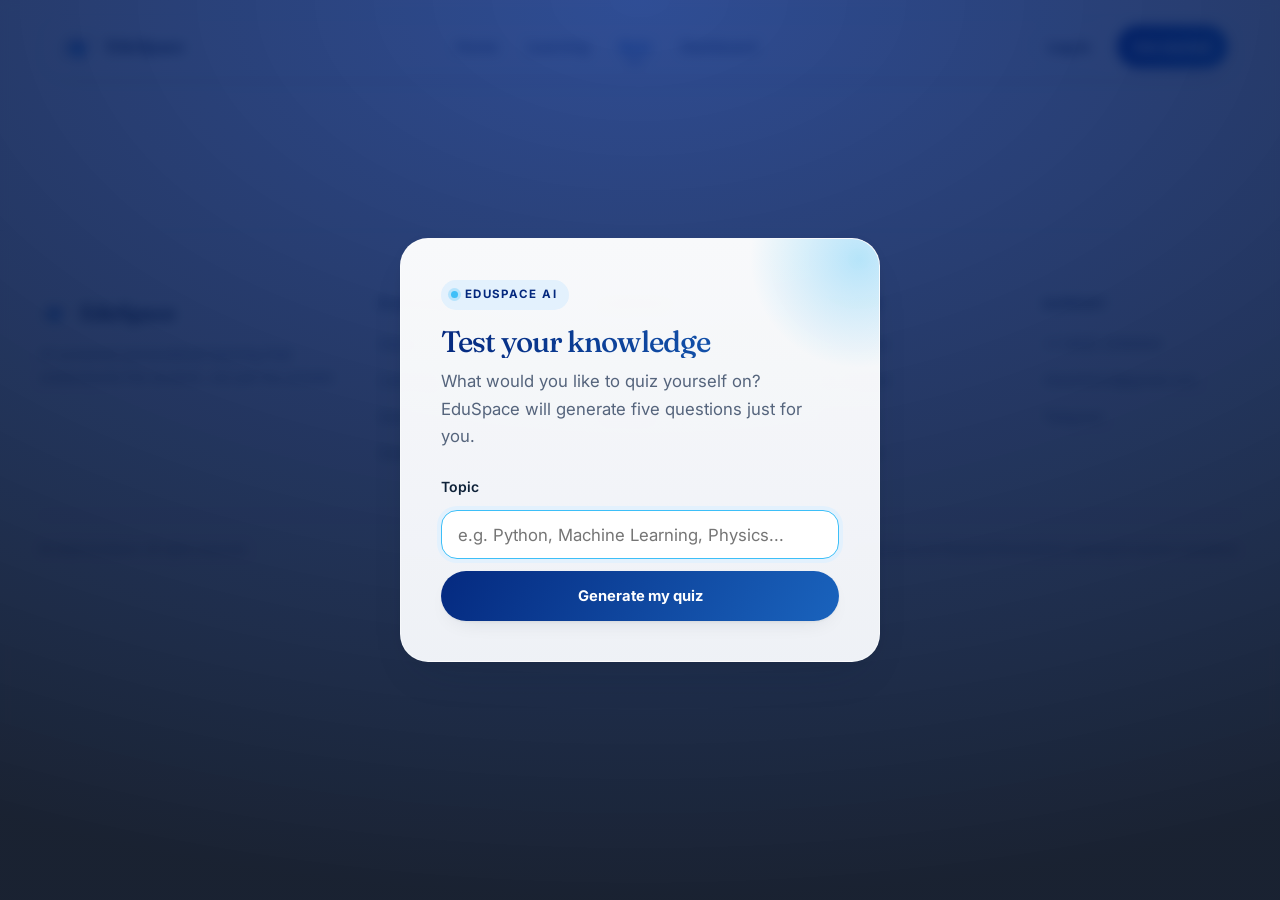
<file: quiz.html>
<!DOCTYPE html>
<html lang="en">
<head>
<meta charset="UTF-8">
<meta name="viewport" content="width=device-width, initial-scale=1.0">
<title>Quiz — EduSpace</title>
<meta name="description" content="An AI-generated quiz that adapts to the topic you choose, with instant explanations and a personalized performance report.">
<link rel="preconnect" href="https://fonts.googleapis.com">
<link rel="preconnect" href="https://fonts.gstatic.com" crossorigin>
<link href="https://fonts.googleapis.com/css2?family=Fraunces:opsz,wght@9..144,400..600&family=Inter:wght@400;500;600;700&display=swap" rel="stylesheet">
<link rel="icon" href="assets/images/favicon.ico" sizes="any">
<link rel="icon" type="image/png" sizes="32x32" href="assets/images/favicon-32.png">
<link rel="icon" type="image/png" sizes="48x48" href="assets/images/favicon-48.png">
<link rel="apple-touch-icon" sizes="180x180" href="assets/images/favicon-180.png">
<link rel="stylesheet" href="assets/css/base.css">
<link rel="stylesheet" href="assets/css/quiz.css">
<script>document.documentElement.classList.add("js");</script>
</head>
<body>

<header class="site-header">
  <nav class="nav">
    <a href="index.html" class="nav-logo" aria-label="EduSpace home"><img class="mark" src="assets/images/logo-mark.png" alt="" width="128" height="128" decoding="async"><span class="nav-wordmark">EduSpace</span></a>
    <ul class="nav-links">
      <li><a href="index.html">Home</a></li>
      <li><a href="learning.html">Learning</a></li>
      <li><a href="quiz.html">Quiz</a></li>
      <li><a href="dashboard.html">Dashboard</a></li>
    </ul>
    <div class="nav-actions">
      <a href="login.html" class="btn btn-ghost">Log in</a>
      <a href="signup.html" class="btn btn-primary">Get started</a>
    </div>
    <button class="nav-toggle" aria-label="Toggle menu" aria-expanded="false">
      <span></span><span></span><span></span>
    </button>
  </nav>
</header>

<!-- AI quiz topic modal — shown on load until a quiz session exists.
     Reuses the .ai-topic-* component from base.css (shared with
     learning.html's "what would you like to learn" modal). -->
<div class="ai-topic-modal" id="ai-quiz-modal" role="dialog" aria-modal="true" aria-labelledby="ai-quiz-modal-title" hidden>
  <div class="ai-topic-backdrop"></div>
  <div class="ai-topic-card">
    <div class="ai-topic-orb" aria-hidden="true"></div>
    <span class="ai-topic-badge"><span class="ai-topic-dot"></span>EduSpace AI</span>
    <h2 id="ai-quiz-modal-title">Test your knowledge</h2>
    <p class="ai-topic-sub">What would you like to quiz yourself on? EduSpace will generate five questions just for you.</p>

    <form class="ai-topic-form" id="ai-quiz-form" novalidate>
      <label class="ai-topic-label" for="ai-quiz-input">Topic</label>
      <input type="text" id="ai-quiz-input" class="ai-topic-input" placeholder="e.g. Python, Machine Learning, Physics..." maxlength="80" autocomplete="off" spellcheck="false">
      <button type="submit" class="btn btn-primary ai-topic-submit" id="ai-quiz-submit">
        <span>Generate my quiz</span>
      </button>
    </form>

    <div class="ai-topic-loading" id="ai-quiz-loading" hidden>
      <span class="ai-topic-spinner" aria-hidden="true"></span>
      <p id="ai-quiz-loading-text">Analyzing your topic&hellip;</p>
    </div>

    <p class="ai-topic-error" id="ai-quiz-error" role="alert" hidden></p>
  </div>
</div>

<main class="quiz-main">
  <div class="container quiz-shell" id="quiz-ai-shell" hidden>

    <div class="quiz-top reveal reveal-fade is-visible">
      <div>
        <span class="eyebrow" id="quiz-ai-eyebrow">AI Quiz</span>
        <h1 id="quiz-ai-topic-name">&nbsp;</h1>
      </div>
      <div class="quiz-meta">
        <span id="quiz-ai-position" aria-live="polite"></span>
        <div class="quiz-progress"><div class="quiz-progress-bar quiz-ai-progress-bar" id="quiz-ai-progress-bar" style="width:0%"></div></div>
      </div>
    </div>

    <div class="quiz-ai-card card reveal is-visible" id="quiz-ai-card">
      <div class="quiz-ai-card-overlay" id="quiz-ai-card-overlay" hidden>
        <span class="ai-topic-spinner" aria-hidden="true"></span>
        <p id="quiz-ai-card-overlay-text">Evaluating your answer&hellip;</p>
      </div>

      <span class="quiz-ai-difficulty" id="quiz-ai-difficulty"></span>
      <p class="quiz-question" id="quiz-ai-question">Loading question&hellip;</p>
      <div class="quiz-options quiz-ai-options" id="quiz-ai-options" role="radiogroup" aria-label="Answer options"></div>

      <div class="quiz-ai-feedback" id="quiz-ai-feedback" hidden aria-live="polite"></div>

      <div class="quiz-actions">
        <span class="quiz-ai-hint" id="quiz-ai-hint">Select an answer to continue.</span>
        <span class="quiz-ai-buttons">
          <button class="btn btn-primary" id="quiz-ai-submit-btn" disabled>Submit answer</button>
          <button class="btn btn-primary" id="quiz-ai-next-btn" hidden>Next question &rarr;</button>
        </span>
      </div>
    </div>

    <div class="quiz-ai-result card reveal is-visible" id="quiz-ai-result" hidden></div>

    <div class="quiz-ai-fatal card reveal is-visible" id="quiz-ai-fatal" hidden>
      <span class="eyebrow">Something went wrong</span>
      <h2>We couldn&rsquo;t finish that.</h2>
      <p id="quiz-ai-fatal-text">Something went wrong while preparing your quiz. Please try again.</p>
      <div class="lesson-actions">
        <button class="btn btn-primary" id="quiz-ai-fatal-retry">Try again</button>
      </div>
    </div>

  </div>
</main>

<footer class="site-footer">
  <div class="container">
    <div class="footer-grid">
      <div class="footer-col">
        <div class="footer-brand"><img src="assets/images/logo-mark.png" alt="" width="128" height="128" decoding="async"><span>EduSpace</span></div>
        <p>AI-powered personalized learning that understands the student, not just the answer.</p>
      </div>
      <div class="footer-col">
        <h4>Platform</h4>
        <ul>
          <li><a href="index.html">Home</a></li>
          <li><a href="learning.html">Learning</a></li>
          <li><a href="quiz.html">Quiz</a></li>
          <li><a href="dashboard.html">Dashboard</a></li>
        </ul>
      </div>
      <div class="footer-col">
        <h4>Company</h4>
        <ul>
          <li><a href="index.html#about">About</a></li>
          <li><a href="index.html#about">Our members</a></li>
          <li><a href="index.html#support">Contact</a></li>
        </ul>
      </div>
      <div class="footer-col">
        <h4>Follow</h4>
        <ul>
          <li><a href="https://instagram.com/tech_by_niteshh" target="_blank" rel="noopener noreferrer">Instagram</a></li>
          <li><a href="https://x.com/tech_by_niteshh" target="_blank" rel="noopener noreferrer">X / Twitter</a></li>
          <li><a href="https://www.linkedin.com/in/nitesh-chaurasiya-a7b2aa3a5/" target="_blank" rel="noopener noreferrer">LinkedIn</a></li>
          <li><a href="https://t.me/tech_by_niteshh" target="_blank" rel="noopener noreferrer">Telegram</a></li>
        </ul>
      </div>
      <div class="footer-col">
        <h4>Support</h4>
        <ul>
          <li><a href="tel:+14052559594">+1 (405) 2559594</a></li>
          <li><a href="mailto:niteshh0x0@gmail.com">niteshh0x0@gmail.com</a></li>
          <li><a href="https://t.me/tech_by_niteshh" target="_blank" rel="noopener noreferrer">Telegram</a></li>
        </ul>
      </div>
    </div>
    <div class="footer-bottom">
      <span>&copy; 2026 EduSpace. All rights reserved.</span>
      <span>Made for the AI-Powered Personalized Learning Ecosystem hackathon.</span>
    </div>
  </div>
</footer>

<script src="assets/js/common.js"></script>
<script src="assets/js/curriculum.js"></script>
<script src="assets/js/ai-quiz.js"></script>
<script src="assets/js/quiz.js"></script>
</body>
</html>
</file>
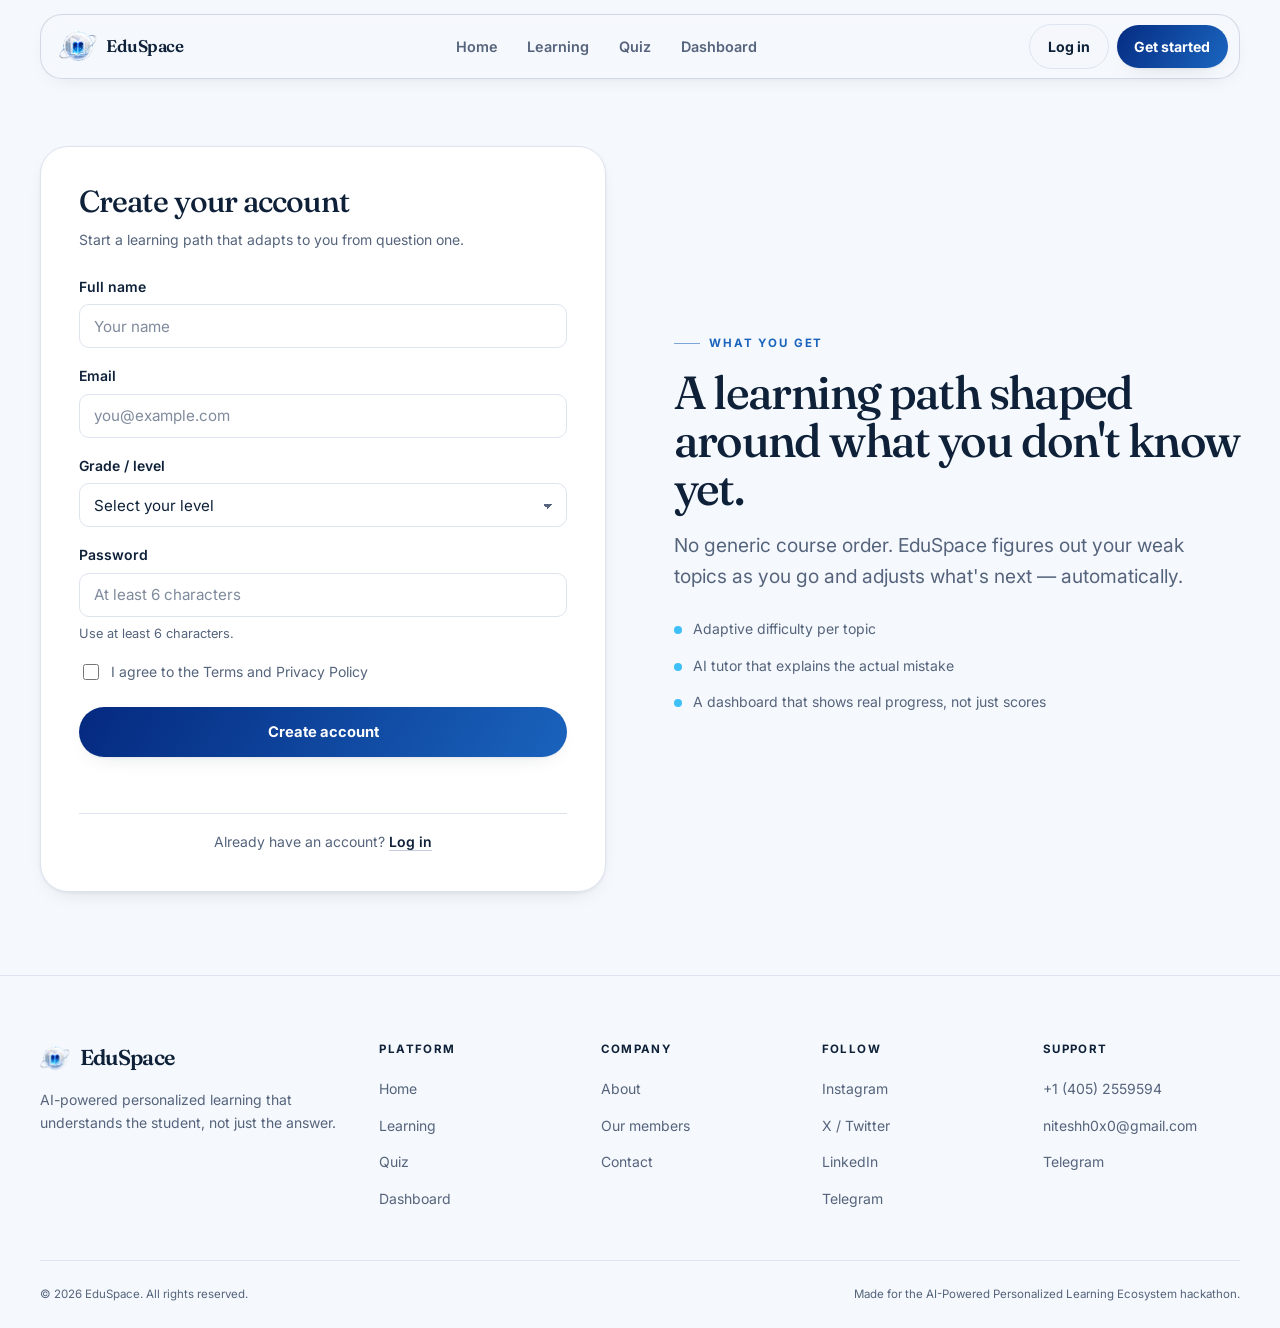
<file: signup.html>
<!DOCTYPE html>
<html lang="en">
<head>
<meta charset="UTF-8">
<meta name="viewport" content="width=device-width, initial-scale=1.0">
<title>Create your account — EduSpace</title>
<meta name="description" content="Create your free EduSpace account and start a learning path built around you.">
<link rel="preconnect" href="https://fonts.googleapis.com">
<link rel="preconnect" href="https://fonts.gstatic.com" crossorigin>
<link href="https://fonts.googleapis.com/css2?family=Fraunces:opsz,wght@9..144,400..600&family=Inter:wght@400;500;600;700&display=swap" rel="stylesheet">
<link rel="icon" href="assets/images/favicon.ico" sizes="any">
<link rel="icon" type="image/png" sizes="32x32" href="assets/images/favicon-32.png">
<link rel="icon" type="image/png" sizes="48x48" href="assets/images/favicon-48.png">
<link rel="apple-touch-icon" sizes="180x180" href="assets/images/favicon-180.png">
<link rel="stylesheet" href="assets/css/base.css">
<link rel="stylesheet" href="assets/css/auth.css">
<link rel="stylesheet" href="assets/css/signup.css">
<script>document.documentElement.classList.add("js");</script>
</head>
<body>

<header class="site-header">
  <nav class="nav">
    <a href="index.html" class="nav-logo" aria-label="EduSpace home"><img class="mark" src="assets/images/logo-mark.png" alt="" width="128" height="128" decoding="async"><span class="nav-wordmark">EduSpace</span></a>
    <ul class="nav-links">
      <li><a href="index.html">Home</a></li>
      <li><a href="learning.html">Learning</a></li>
      <li><a href="quiz.html">Quiz</a></li>
      <li><a href="dashboard.html">Dashboard</a></li>
    </ul>
    <div class="nav-actions">
      <a href="login.html" class="btn btn-ghost">Log in</a>
      <a href="signup.html" class="btn btn-primary">Get started</a>
    </div>
    <button class="nav-toggle" aria-label="Toggle menu" aria-expanded="false">
      <span></span><span></span><span></span>
    </button>
  </nav>
</header>

<main class="auth-main">
  <section class="auth-section">
    <div class="container auth-grid">

      <div class="auth-card reveal reveal-left">
        <h2>Create your account</h2>
        <p class="auth-card-sub">Start a learning path that adapts to you from question one.</p>

        <form id="signup-form" novalidate>
          <div class="field" id="field-name">
            <label for="name">Full name</label>
            <input type="text" id="name" name="name" placeholder="Your name" autocomplete="name" required>
            <span class="field-error">Enter your name.</span>
          </div>

          <div class="field" id="field-email">
            <label for="email">Email</label>
            <input type="email" id="email" name="email" placeholder="you@example.com" autocomplete="email" required>
            <span class="field-error">Enter a valid email address.</span>
          </div>

          <div class="field" id="field-grade">
            <label for="grade">Grade / level</label>
            <select id="grade" name="grade" required>
              <option value="">Select your level</option>
              <option value="middle">Middle school</option>
              <option value="high">High school</option>
              <option value="college">College</option>
              <option value="self">Self-taught / other</option>
            </select>
            <span class="field-error">Select your level.</span>
          </div>

          <div class="field" id="field-password">
            <label for="password">Password</label>
            <input type="password" id="password" name="password" placeholder="At least 6 characters" autocomplete="new-password" required>
            <span class="field-error">Password must be at least 6 characters.</span>
            <span class="field-hint">Use at least 6 characters.</span>
          </div>

          <label class="checkbox-label terms-row">
            <input type="checkbox" id="terms" name="terms" required>
            I agree to the Terms and Privacy Policy
          </label>

          <button type="submit" class="btn btn-primary btn-block">Create account</button>
          <p class="form-status" id="signup-status" role="status"></p>
        </form>

        <p class="auth-switch">Already have an account? <a href="login.html">Log in</a></p>
      </div>

      <div class="auth-side reveal reveal-right">
        <span class="eyebrow">What you get</span>
        <h1>A learning path shaped around what you don't know yet.</h1>
        <p>No generic course order. EduSpace figures out your weak topics as you go and adjusts what's next — automatically.</p>
        <ul class="signup-benefits">
          <li><span class="diag-dot"></span> Adaptive difficulty per topic</li>
          <li><span class="diag-dot"></span> AI tutor that explains the actual mistake</li>
          <li><span class="diag-dot"></span> A dashboard that shows real progress, not just scores</li>
        </ul>
      </div>

    </div>
  </section>
</main>

<footer class="site-footer">
  <div class="container">
    <div class="footer-grid">
      <div class="footer-col">
        <div class="footer-brand"><img src="assets/images/logo-mark.png" alt="" width="128" height="128" decoding="async"><span>EduSpace</span></div>
        <p>AI-powered personalized learning that understands the student, not just the answer.</p>
      </div>
      <div class="footer-col">
        <h4>Platform</h4>
        <ul>
          <li><a href="index.html">Home</a></li>
          <li><a href="learning.html">Learning</a></li>
          <li><a href="quiz.html">Quiz</a></li>
          <li><a href="dashboard.html">Dashboard</a></li>
        </ul>
      </div>
      <div class="footer-col">
        <h4>Company</h4>
        <ul>
          <li><a href="index.html#about">About</a></li>
          <li><a href="index.html#about">Our members</a></li>
          <li><a href="index.html#support">Contact</a></li>
        </ul>
      </div>
      <div class="footer-col">
        <h4>Follow</h4>
        <ul>
          <li><a href="https://instagram.com/tech_by_niteshh" target="_blank" rel="noopener noreferrer">Instagram</a></li>
          <li><a href="https://x.com/tech_by_niteshh" target="_blank" rel="noopener noreferrer">X / Twitter</a></li>
          <li><a href="https://www.linkedin.com/in/nitesh-chaurasiya-a7b2aa3a5/" target="_blank" rel="noopener noreferrer">LinkedIn</a></li>
          <li><a href="https://t.me/tech_by_niteshh" target="_blank" rel="noopener noreferrer">Telegram</a></li>
        </ul>
      </div>
      <div class="footer-col">
        <h4>Support</h4>
        <ul>
          <li><a href="tel:+14052559594">+1 (405) 2559594</a></li>
          <li><a href="mailto:niteshh0x0@gmail.com">niteshh0x0@gmail.com</a></li>
          <li><a href="https://t.me/tech_by_niteshh" target="_blank" rel="noopener noreferrer">Telegram</a></li>
        </ul>
      </div>
    </div>
    <div class="footer-bottom">
      <span>&copy; 2026 EduSpace. All rights reserved.</span>
      <span>Made for the AI-Powered Personalized Learning Ecosystem hackathon.</span>
    </div>
  </div>
</footer>

<script src="assets/js/common.js"></script>
<script src="assets/js/signup.js"></script>
</body>
</html>
</file>
<file: assets/css/base.css>
/* ==========================================================================
   EduSpace — base.css
   Design tokens, reset, typography, buttons, navigation, footer, utilities.
   Loaded first on every page; it is the single source of truth for tokens.
   Page stylesheets (index / dashboard / learning / quiz / login / signup)
   must NOT redeclare these — they only add page-specific layout.

   NOTE: this token block was previously wrapped in an unterminated comment,
   which left every var() below undefined on any page that did not ship its
   own copy of the tokens. That is fixed; do not comment it out again.
   ========================================================================== */

:root {
  /* ---- Palette — sampled from assets/images/logo.png ---------------------
     The EduSpace mark is a white/silver globe with a deep-blue book and a
     bright blue glow. Those are the only hues used below:
       #04287E deep navy   #2372C6 cobalt   #2596E5 azure
       #3DBFF8 bright sky  #E6EAF2 near-white  #B1B9C7 silver
     Neutrals are cooled to match, so page and logo read as one brand. */
  --white: #ffffff;
  --mist: #f5f8fc; /* page background — the logo's near-white, lightened */
  --cloud: #e9eef6; /* raised surface */
  --silver: #c3ccda; /* strong divider */
  --line: #dde4ef; /* default border */
  --navy: #0e2138; /* headings and primary text */
  --space: #04287e; /* deepest brand blue, straight from the mark */
  --cobalt: #1a64be; /* primary action — AA as text on white, mist and cloud */
  --azure: #2596e5; /* secondary action */
  --sky: #3dbff8; /* brightest accent */
  --slate: #55647c; /* secondary text — AA on white, mist and cloud */

  /* ---- Semantic roles ---------------------------------------------------
     ONE RULE: --sky means "the system noticed something about your learning."
     Never decoration, never a hover state. Cobalt = action. Cloud = surface. */
  --text: var(--navy);
  --text-muted: var(--slate);
  --surface: var(--mist);
  --surface-alt: var(--cloud);
  --border: var(--line);
  --accent: var(--sky);
  --accent-ink: var(--space); /* accent dark enough for body text */
  --accent-soft: #e3f1fd;

  /* Gradients stay inside the mark's own blue range and never animate. */
  --grad-action: linear-gradient(120deg, var(--space) 0%, var(--cobalt) 58%, var(--azure) 100%);
  --grad-text: linear-gradient(100deg, var(--space) 0%, var(--cobalt) 100%);
  --grad-deep: linear-gradient(160deg, #061a3f 0%, var(--space) 58%, #0a326f 100%);

  /* Restrained translucency — the nav only. */
  --glass-bg: rgba(245, 248, 252, 0.88);
  --glass-solid: rgba(255, 255, 255, 0.97);
  --glass-border: rgba(195, 204, 218, 0.7);
  --glass-blur: saturate(115%) blur(10px);

  /* ---- Type ----
     Only the families actually loaded in each page's <head>. */
  --font-display: "Fraunces", Georgia, "Times New Roman", serif;
  --font-ui: "Inter", ui-sans-serif, system-ui, -apple-system, sans-serif;
  --font-body: "Inter", ui-sans-serif, system-ui, -apple-system, sans-serif;

  --fs-hero: clamp(2.4rem, 1.35rem + 4.4vw, 4.35rem);
  --fs-h2: clamp(1.85rem, 1.25rem + 2.3vw, 3rem);
  --fs-h3: clamp(1.12rem, 0.98rem + 0.5vw, 1.4rem);
  --fs-lead: clamp(1.02rem, 0.95rem + 0.35vw, 1.2rem);
  --fs-body: clamp(0.97rem, 0.94rem + 0.14vw, 1.05rem);
  --fs-small: 0.875rem;
  --fs-micro: 0.72rem;

  --space-2: 0.5rem;
  --space-3: 0.75rem;
  --space-4: 1rem;
  --space-5: 1.5rem;
  --space-6: 2rem;
  --space-7: 3rem;
  --space-8: 4rem;
  --section-pad: clamp(4.5rem, 3rem + 6vw, 8.5rem);
  --gutter: clamp(1.25rem, 0.7rem + 2.2vw, 2.5rem);

  --r-sm: 10px;
  --r-md: 16px;
  --r-lg: 22px;
  --r-xl: 28px;
  --r-pill: 999px;

  /* ---- Depth ----
     Two-layer shadows: a tight contact shadow plus a wide soft one. Blue-
     tinted so cards sit on the page rather than floating above it. */
  --sh-sm: 0 1px 2px rgba(14, 33, 56, 0.06);
  --sh-md: 0 8px 24px -14px rgba(14, 33, 56, 0.2), 0 1px 3px rgba(14, 33, 56, 0.06);
  --sh-lg: 0 22px 48px -26px rgba(14, 33, 56, 0.26), 0 4px 12px rgba(14, 33, 56, 0.06);
  --sh-nav: 0 6px 24px -16px rgba(14, 33, 56, 0.24);

  /* ---- Motion ----
     One system: flip, slide, rise, reveal. Everything is slow on purpose.
     Distances stay in the 2-24px range so nothing lurches. */
  --ease: cubic-bezier(0.16, 1, 0.3, 1);
  --t-fast: 180ms;
  --t-mid: 320ms;
  --t-slow: 620ms;
  --t-flip: 760ms; /* a card turning should read as a physical object */
  --lift-btn: -2px;
  --lift-card: -3px;
  --lift-panel: -2px;
  --slide-from: 22px; /* reveal travel on desktop */
  --perspective: 1000px;
  --z-nav: 100;

  /* ---- Feedback ---- */
  --danger: #c0392b;
  --danger-soft: #fbeae8;
  --success: #1e7a52;
  --success-soft: #e6f3ec;

  /* ---- Compatibility aliases -------------------------------------------
     index.css and dashboard.css reference these older names in hundreds of
     rules. Mapping them here retints those files without touching layout. */
  --cream: var(--mist);
  --sand: var(--cloud);
  --sand-deep: var(--silver);
  --charcoal: var(--navy);
  --ink: var(--cobalt);
  --ink-deep: var(--space);
  --ink-soft: var(--azure);
  --muted: var(--slate);
  --space-blue: var(--space);
  --cyan: var(--sky);
  --soft-white: var(--cloud);
  --titanium: var(--silver);
  --blue-gray: var(--line);
}

*,
*::before,
*::after {
  box-sizing: border-box;
}

/* The browser's own [hidden] rule lives in the user-agent stylesheet, which
   loses to ANY same-specificity author rule (e.g. ".modal { display: flex }")
   regardless of source order — so toggling the `hidden` attribute from JS
   can silently stop hiding anything once a component sets its own display.
   Stated explicitly here, with !important, `hidden` always wins. */
[hidden] {
  display: none !important;
}
html {
  -webkit-text-size-adjust: 100%;
  scroll-behavior: smooth;
  scroll-padding-top: 6.5rem;
}
body {
  margin: 0;
  background: var(--surface);
  color: var(--text);
  font-family: var(--font-body);
  font-size: var(--fs-body);
  line-height: 1.65;
  -webkit-font-smoothing: antialiased;
  -moz-osx-font-smoothing: grayscale;
  overflow-x: clip;
  padding-top: 5.75rem;
}
h1,
h2,
h3,
h4 {
  margin: 0;
  font-family: var(--font-display);
  color: var(--text);
}
p {
  margin: 0;
}
ul {
  margin: 0;
  padding: 0;
  list-style: none;
}
a {
  color: inherit;
  text-decoration: none;
}
img,
svg {
  display: block;
  max-width: 100%;
}
button {
  font: inherit;
  color: inherit;
  background: none;
  border: 0;
  cursor: pointer;
}
strong {
  font-weight: 600;
}
em {
  font-style: normal;
}

h1 {
  font-size: var(--fs-hero);
  font-weight: 500;
  line-height: 1.04;
  letter-spacing: -0.035em;
}
h2 {
  font-size: var(--fs-h2);
  font-weight: 500;
  line-height: 1.1;
  letter-spacing: -0.03em;
  margin-top: var(--space-4);
}
h3 {
  font-size: var(--fs-h3);
  font-weight: 600;
  line-height: 1.3;
  letter-spacing: -0.015em;
}
h4 {
  font-family: var(--font-ui);
  font-size: var(--fs-small);
  font-weight: 700;
}
h1 em,
h2 em {
  background: var(--grad-text);
  -webkit-background-clip: text;
  background-clip: text;
  color: transparent;
}

.container {
  width: min(1200px, 100% - (var(--gutter) * 2));
  margin-inline: auto;
}
/* Element selector (0,0,2) so any section class can override without !important */
main > section {
  padding-block: var(--section-pad);
}
.section-lead {
  max-width: 62ch;
  margin-top: var(--space-4);
  font-size: var(--fs-lead);
  color: var(--text-muted);
}

.eyebrow {
  display: inline-flex;
  align-items: center;
  gap: 0.6rem;
  font-family: var(--font-ui);
  font-size: var(--fs-micro);
  font-weight: 700;
  letter-spacing: 0.16em;
  text-transform: uppercase;
  color: var(--cobalt);
}
.eyebrow::before {
  content: "";
  width: 26px;
  height: 1px;
  background: currentColor;
  opacity: 0.55;
}

.pill {
  display: inline-flex;
  align-items: center;
  padding: 0.3rem 0.72rem;
  border: 1px solid var(--border);
  border-radius: var(--r-pill);
  background: var(--surface-alt);
  font-family: var(--font-ui);
  font-size: var(--fs-micro);
  font-weight: 700;
  letter-spacing: 0.1em;
  text-transform: uppercase;
  color: var(--slate);
}
.diag-label {
  display: block;
  font-family: var(--font-ui);
  font-size: var(--fs-micro);
  font-weight: 700;
  letter-spacing: 0.14em;
  text-transform: uppercase;
  color: var(--slate);
  margin-bottom: 0.4rem;
}

/* ---- Buttons ---- */
.btn {
  --btn-y: 0;
  position: relative;
  display: inline-flex;
  align-items: center;
  justify-content: center;
  gap: 0.5rem;
  padding: 0.78rem 1.4rem;
  border-radius: var(--r-pill);
  font-family: var(--font-ui);
  font-size: 0.92rem;
  font-weight: 700;
  white-space: nowrap;
  cursor: pointer;
  overflow: hidden;
  transform: translate3d(0, var(--btn-y), 0);
  transition:
    transform var(--t-mid) var(--ease),
    box-shadow var(--t-mid) var(--ease),
    border-color var(--t-mid) var(--ease),
    color var(--t-mid) var(--ease);
}
.btn-primary {
  color: var(--white);
  background: var(--grad-action);
  background-size: 180% 180%;
  background-position: 0% 50%;
  box-shadow: var(--sh-md);
  transition:
    transform var(--t-mid) var(--ease),
    box-shadow var(--t-mid) var(--ease),
    background-position var(--t-slow) var(--ease);
}
.btn-primary::after {
  content: "";
  position: absolute;
  inset: 0;
  background: linear-gradient(
    105deg,
    transparent 35%,
    rgba(255, 255, 255, 0.42) 50%,
    transparent 65%
  );
  transform: translateX(-120%);
  transition: transform var(--t-slow) var(--ease);
}
.btn-primary:hover {
  --btn-y: -2px;
  background-position: 100% 50%;
  box-shadow: var(--sh-lg);
}
.btn-primary:hover::after {
  transform: translateX(120%);
}
.btn-ghost {
  color: var(--navy);
  background: var(--glass-bg);
  border: 1px solid var(--border);
  -webkit-backdrop-filter: var(--glass-blur);
  backdrop-filter: var(--glass-blur);
}
.btn-ghost:hover {
  --btn-y: -2px;
  color: var(--cobalt);
  border-color: var(--azure);
  box-shadow: var(--sh-sm);
}
.btn:active {
  --btn-y: 0;
}
.btn:focus-visible {
  outline: 2px solid var(--cobalt);
  outline-offset: 3px;
}

/* ---- Navigation ---- */
.site-header {
  position: fixed;
  inset: 0.85rem 0 auto;
  z-index: var(--z-nav);
  padding-inline: var(--gutter);
  pointer-events: none;
}
.nav {
  pointer-events: auto;
  width: min(1200px, 100%);
  margin-inline: auto;
  display: flex;
  align-items: center;
  gap: var(--space-5);
  padding: 0.6rem 0.7rem 0.6rem 1.15rem;
  border: 1px solid var(--glass-border);
  border-radius: var(--r-lg);
  background: var(--glass-bg);
  -webkit-backdrop-filter: var(--glass-blur);
  backdrop-filter: var(--glass-blur);
  box-shadow: var(--sh-nav);
  transition:
    background-color var(--t-mid) var(--ease),
    box-shadow var(--t-mid) var(--ease);
}
.site-header.is-scrolled .nav {
  background: var(--glass-solid);
  box-shadow: 0 14px 40px -18px rgba(26, 100, 190, 0.34);
}
.nav-logo {
  display: inline-flex;
  align-items: center;
  gap: 0.55rem;
  font-family: var(--font-display);
  font-size: 1.06rem;
  font-weight: 600;
  letter-spacing: -0.03em;
  color: var(--navy);
}
/* The real logo asset, never a CSS re-creation.
   object-fit: contain + a square box means the mark can never stretch,
   whatever the source aspect ratio is. */
.nav-logo .mark {
  flex: none;
  width: 38px;
  height: 38px;
  /* Square box + contain: the mark keeps its aspect ratio in any slot. */
  object-fit: contain;
  transition: transform var(--t-mid) var(--ease);
}
.nav-logo:hover .mark {
  transform: translateY(-1px);
}
.nav-wordmark {
  font-family: var(--font-display);
  font-weight: 600;
  letter-spacing: -0.03em;
}
.nav-links {
  display: flex;
  align-items: center;
  gap: 0.15rem;
  margin-inline: auto;
}
.nav-links a {
  position: relative;
  display: block;
  padding: 0.5rem 0.85rem;
  border-radius: var(--r-pill);
  font-family: var(--font-ui);
  font-size: 0.9rem;
  font-weight: 600;
  color: var(--slate);
  transition:
    color var(--t-fast) var(--ease),
    background-color var(--t-fast) var(--ease);
}
.nav-links a::after {
  content: "";
  position: absolute;
  left: 50%;
  bottom: 0.28rem;
  width: 0;
  height: 2px;
  border-radius: 2px;
  background: var(--grad-text);
  transform: translateX(-50%);
  transition: width var(--t-mid) var(--ease);
}
.nav-links a:hover {
  color: var(--navy);
  background: rgba(248, 250, 252, 0.9);
}
.nav-links a:hover::after,
.nav-links a[aria-current="page"]::after {
  width: 18px;
}
.nav-links a[aria-current="page"] {
  color: var(--cobalt);
}
.nav-actions {
  display: flex;
  align-items: center;
  gap: 0.5rem;
}
.nav-actions .btn {
  padding: 0.6rem 1.1rem;
  font-size: 0.88rem;
}
.nav-toggle {
  display: none;
  flex-direction: column;
  gap: 4px;
  padding: 0.6rem;
  border-radius: var(--r-sm);
}
.nav-toggle span {
  display: block;
  width: 20px;
  height: 2px;
  border-radius: 2px;
  background: var(--navy);
  transition:
    transform var(--t-mid) var(--ease),
    opacity var(--t-fast) var(--ease);
}
.site-header.nav-open .nav-toggle span:nth-child(1) {
  transform: translateY(6px) rotate(45deg);
}
.site-header.nav-open .nav-toggle span:nth-child(2) {
  opacity: 0;
}
.site-header.nav-open .nav-toggle span:nth-child(3) {
  transform: translateY(-6px) rotate(-45deg);
}

/* ---- Footer ---- */
.site-footer {
  padding-block: var(--space-8) var(--space-5);
  background: var(--surface);
  border-top: 1px solid var(--border);
}
.footer-grid {
  display: grid;
  grid-template-columns: 1.6fr repeat(4, 1fr);
  gap: var(--space-6) var(--space-5);
}
.footer-brand {
  display: flex;
  align-items: center;
  gap: 0.6rem;
  font-family: var(--font-display);
  font-size: 1.35rem;
  font-weight: 600;
  letter-spacing: -0.03em;
  color: var(--navy);
  margin-bottom: var(--space-3);
}
.footer-brand img {
  flex: none;
  width: 30px;
  height: 30px;
  object-fit: contain;
}
.footer-col p {
  max-width: 34ch;
  font-size: var(--fs-small);
  color: var(--text-muted);
}
.footer-col h4 {
  margin-bottom: var(--space-4);
  color: var(--navy);
  text-transform: uppercase;
  letter-spacing: 0.12em;
  font-size: var(--fs-micro);
}
.footer-col li + li {
  margin-top: 0.55rem;
}
.footer-col a {
  font-size: var(--fs-small);
  color: var(--text-muted);
  transition: color var(--t-fast) var(--ease);
}
.footer-col a:hover {
  color: var(--cobalt);
}
.footer-bottom {
  display: flex;
  flex-wrap: wrap;
  justify-content: space-between;
  gap: var(--space-3);
  margin-top: var(--space-7);
  padding-top: var(--space-5);
  border-top: 1px solid var(--border);
  font-size: var(--fs-micro);
  color: var(--text-muted);
}

/* ---- Utilities ---- */

/* ---- Scrollbar ---- */
* {
  scrollbar-width: thin;
  scrollbar-color: var(--azure) var(--soft-white);
}
::-webkit-scrollbar {
  width: 10px;
  height: 10px;
}
::-webkit-scrollbar-track {
  background: var(--soft-white);
}
::-webkit-scrollbar-thumb {
  border: 3px solid var(--soft-white);
  border-radius: var(--r-pill);
  background: var(--cobalt);
}
::-webkit-scrollbar-thumb:hover {
  background: var(--azure);
}
::selection {
  background: rgba(61, 191, 248, 0.25);
  color: var(--navy);
}

/* ---- Accessibility ---- */
:focus-visible {
  outline: 2px solid var(--cobalt);
  outline-offset: 3px;
  border-radius: 4px;
}
@media (prefers-reduced-motion: reduce) {
  html {
    scroll-behavior: auto;
  }
  *,
  *::before,
  *::after {
    animation-duration: 0.001ms !important;
    animation-iteration-count: 1 !important;
    transition-duration: 0.001ms !important;
  }
  .reveal {
    opacity: 1;
    transform: none;
  }
}

/* ---- Responsive ---- */
@media (max-width: 980px) {
  body {
    padding-top: 5rem;
  }
  .nav {
    flex-wrap: wrap;
    row-gap: 0;
  }
  .nav-toggle {
    display: flex;
    margin-left: auto;
  }
  .nav-actions {
    display: none;
  }
  .nav-links {
    display: none;
    order: 3;
    flex-direction: column;
    align-items: stretch;
    width: 100%;
    margin: 0;
    padding-top: var(--space-4);
    border-top: 1px solid var(--border);
  }
  .site-header.nav-open .nav-links {
    display: flex;
  }
  .site-header.nav-open .nav-actions {
    display: flex;
    order: 4;
    width: 100%;
    padding-top: var(--space-3);
  }
  .site-header.nav-open .nav-actions .btn {
    flex: 1;
  }
  .nav-links a {
    padding: 0.7rem 0.6rem;
    font-size: 0.95rem;
  }
  .nav-links a::after {
    left: 0.6rem;
    transform: none;
  }
  .footer-grid {
    grid-template-columns: repeat(2, 1fr);
  }
  .footer-col:first-child {
    grid-column: 1/-1;
  }
}
@media (max-width: 560px) {
  .footer-grid {
    grid-template-columns: 1fr;
    gap: var(--space-5);
  }
  .footer-bottom {
    flex-direction: column;
  }
}
/* ---- No-JS / failed-JS safety net ----------------------------------------
   .reveal starts at opacity:0 and is only made visible by common.js. If that
   script is missing or throws, the page would render completely blank. The
   inline <script> in each <head> adds .js to <html>, so when JS has not run
   the reveal elements simply stay visible instead of disappearing. */
html:not(.js) .reveal {
  opacity: 1;
  transform: none;
}

/* Logged-in student name in the header, set by common.js */
.nav-user {
  font-family: var(--font-ui, inherit);
  font-size: 0.9rem;
  font-weight: 600;
  color: var(--text);
  white-space: nowrap;
}

/* ==========================================================================
   SHARED COMPONENTS
   Used by more than one page, so they live here rather than being repeated
   in each page stylesheet.
   ========================================================================== */

/* ---- Card ---- */
.card {
  padding: clamp(1.25rem, 1rem + 1vw, 1.85rem);
  border: 1px solid var(--border);
  border-radius: var(--r-lg);
  background: var(--white);
  box-shadow: var(--sh-sm);
}

/* ---- Diagnosis dot ----
   Gold means "the system noticed something". Static by design. */
.diag-dot {
  flex: none;
  display: inline-block;
  width: 8px;
  height: 8px;
  border-radius: 50%;
  background: var(--accent);
}

/* ---- Forms ---- */
.field {
  display: grid;
  gap: 0.4rem;
  margin-bottom: var(--space-4);
}

.field label {
  font-family: var(--font-ui);
  font-size: var(--fs-small);
  font-weight: 600;
  color: var(--text);
}

.field input,
.field select,
.field textarea {
  width: 100%;
  padding: 0.72rem 0.9rem;
  border: 1px solid var(--border);
  border-radius: var(--r-sm);
  background: var(--white);
  color: var(--text);
  font-family: var(--font-body);
  font-size: 0.95rem;
  transition:
    border-color var(--t-fast) var(--ease),
    box-shadow var(--t-fast) var(--ease);
}

.field input::placeholder,
.field textarea::placeholder {
  color: var(--text-muted);
  opacity: 0.75;
}

.field select {
  appearance: none;
  cursor: pointer;
  background-image: linear-gradient(45deg, transparent 50%, var(--muted) 50%),
    linear-gradient(135deg, var(--muted) 50%, transparent 50%);
  background-position:
    calc(100% - 18px) calc(50% + 1px),
    calc(100% - 13px) calc(50% + 1px);
  background-size: 5px 5px, 5px 5px;
  background-repeat: no-repeat;
  padding-right: 2.4rem;
}

.field input:focus,
.field select:focus,
.field textarea:focus {
  outline: none;
  border-color: var(--ink);
  box-shadow: 0 0 0 3px rgba(26, 100, 190, 0.09);
}

/* Error state — set by login.js / signup.js on the .field wrapper */
.field-error {
  display: none;
  font-size: 0.8rem;
  color: var(--danger);
}
.field.has-error input,
.field.has-error select {
  border-color: var(--danger);
}
.field.has-error .field-error {
  display: block;
}
.field.has-error .field-hint {
  display: none;
}

.field-hint {
  font-size: 0.8rem;
  color: var(--text-muted);
}

.checkbox-label {
  display: flex;
  align-items: center;
  gap: 0.55rem;
  font-size: var(--fs-small);
  color: var(--text-muted);
  cursor: pointer;
}
.checkbox-label input[type="checkbox"] {
  flex: none;
  width: 16px;
  height: 16px;
  accent-color: var(--ink);
  cursor: pointer;
}

.btn-block {
  width: 100%;
}

/* ---- Form status line ----
   Colours live here, not as inline styles set from JavaScript. */
.form-status {
  min-height: 1.25rem;
  margin-top: var(--space-3);
  font-size: var(--fs-small);
  color: var(--text-muted);
}
.form-status.status-success {
  color: var(--success);
}
.form-status.status-error {
  color: var(--danger);
}

/* ==========================================================================
   MOTION SYSTEM
   Four movements, used deliberately and nowhere else:

     flip    — feature / information cards turning over
     slide   — sections and content blocks entering the viewport
     rise    — cards, buttons and panels lifting on hover
     reveal  — text and supporting content fading in

   All of it is transform + opacity only, so nothing triggers layout.
   Everything is slow: 320ms for interaction, 620ms for entrance.
   Travel stays between 2px and 24px — enough to read as movement,
   never enough to lurch.
   ========================================================================== */

/* ---- Reveal / slide -----------------------------------------------------
   The existing .reveal / .is-visible observer in common.js drives all of
   this. Modifiers only change the direction of travel — there is no second
   animation system anywhere in the project. */
.reveal {
  opacity: 0;
  transform: translate3d(0, var(--slide-from), 0);
  transition:
    opacity var(--t-slow) var(--ease),
    transform var(--t-slow) var(--ease);
  transition-delay: var(--reveal-delay, 0ms);
  will-change: transform, opacity;
}
.reveal.is-visible {
  opacity: 1;
  transform: none;
  will-change: auto;
}

/* Horizontal entrance, for side-by-side content blocks. */
.reveal-left {
  transform: translate3d(calc(var(--slide-from) * -1), 0, 0);
}
.reveal-right {
  transform: translate3d(var(--slide-from), 0, 0);
}

/* Text and supporting copy: fade only, no travel. */
.reveal-fade {
  transform: none;
}

/* ---- Rise ---------------------------------------------------------------
   One shared hover behaviour for every raised surface: a small lift and a
   slightly deeper shadow. Hover-capable pointers only, so a tap on a phone
   never leaves a card stuck in its hover state. */
@media (hover: hover) and (pointer: fine) {
  .card,
  .support-card,
  .stat-card {
    transition:
      transform var(--t-mid) var(--ease),
      box-shadow var(--t-mid) var(--ease),
      border-color var(--t-mid) var(--ease);
  }
  .card:hover,
  .support-card:hover,
  .stat-card:hover {
    transform: translate3d(0, var(--lift-card), 0);
    box-shadow: var(--sh-md);
  }
}

/* ---- Buttons ------------------------------------------------------------
   Rise on hover, press back down on click. The press is what makes it feel
   like a physical control rather than a rectangle that changes colour. */
.btn:active {
  --btn-y: 1px;
  box-shadow: var(--sh-sm);
  transition-duration: var(--t-fast);
}

/* ---- Depth --------------------------------------------------------------
   Perspective on the containers, not the cards, so sibling cards share one
   vanishing point instead of each having its own. */
.flip-grid,
.dash-stats,
.dash-grid {
  perspective: var(--perspective);
}

/* ==========================================================================
   AI TOPIC MODAL — "what would you like to learn/be quizzed on?"
   Shared component: learning.html's learning-path modal and quiz.html's
   quiz-topic modal both use these classes. Premium glass card over a
   blurred backdrop, restrained to the brand's own blues.
   ========================================================================== */

body.no-scroll {
  overflow: hidden;
}

.ai-topic-modal {
  position: fixed;
  inset: 0;
  z-index: 1000;
  display: grid;
  place-items: center;
  padding: var(--space-5);
}

.ai-topic-backdrop {
  position: absolute;
  inset: 0;
  background: radial-gradient(120% 100% at 50% 0%, rgba(4, 40, 126, 0.82) 0%, rgba(6, 15, 32, 0.92) 100%);
  backdrop-filter: blur(6px) saturate(115%);
  -webkit-backdrop-filter: blur(6px) saturate(115%);
  opacity: 0;
  transition: opacity var(--t-mid) var(--ease);
}

.ai-topic-card {
  position: relative;
  width: min(480px, 100%);
  padding: clamp(1.75rem, 1.4rem + 1.5vw, 2.5rem);
  border-radius: var(--r-xl);
  background: linear-gradient(180deg, rgba(255, 255, 255, 0.97) 0%, rgba(245, 248, 252, 0.97) 100%);
  border: 1px solid rgba(255, 255, 255, 0.5);
  box-shadow: var(--sh-lg);
  overflow: hidden;
  opacity: 0;
  transform: translate3d(0, 16px, 0) scale(0.98);
  transition: opacity var(--t-mid) var(--ease), transform var(--t-mid) var(--ease);
}

.ai-topic-modal.is-open .ai-topic-backdrop {
  opacity: 1;
}
.ai-topic-modal.is-open .ai-topic-card {
  opacity: 1;
  transform: none;
}

.ai-topic-orb {
  position: absolute;
  top: -90px;
  right: -90px;
  width: 220px;
  height: 220px;
  border-radius: 50%;
  background: radial-gradient(circle, rgba(61, 191, 248, 0.35) 0%, rgba(61, 191, 248, 0) 70%);
  pointer-events: none;
}

.ai-topic-badge {
  position: relative;
  display: inline-flex;
  align-items: center;
  gap: 0.45rem;
  font-family: var(--font-ui);
  font-size: var(--fs-micro);
  font-weight: 700;
  letter-spacing: 0.12em;
  text-transform: uppercase;
  color: var(--accent-ink);
  background: var(--accent-soft);
  border-radius: var(--r-pill);
  padding: 0.35rem 0.75rem 0.35rem 0.6rem;
}

.ai-topic-dot {
  width: 7px;
  height: 7px;
  border-radius: 50%;
  background: var(--accent);
  box-shadow: 0 0 0 3px rgba(61, 191, 248, 0.28);
  animation: ai-pulse 2.2s var(--ease) infinite;
}

@keyframes ai-pulse {
  0%, 100% { box-shadow: 0 0 0 3px rgba(61, 191, 248, 0.28); }
  50% { box-shadow: 0 0 0 6px rgba(61, 191, 248, 0.1); }
}

.ai-topic-card h2 {
  position: relative;
  margin-top: var(--space-4);
  font-size: clamp(1.4rem, 1.2rem + 1vw, 1.85rem);
  background: var(--grad-text);
  -webkit-background-clip: text;
  background-clip: text;
  color: transparent;
}

.ai-topic-sub {
  position: relative;
  margin-top: 0.6rem;
  color: var(--text-muted);
  font-size: var(--fs-body);
  max-width: 46ch;
}

.ai-topic-form {
  position: relative;
  margin-top: var(--space-5);
  display: grid;
  gap: var(--space-3);
}

.ai-topic-label {
  font-family: var(--font-ui);
  font-size: var(--fs-small);
  font-weight: 600;
  color: var(--text);
}

.ai-topic-input {
  width: 100%;
  padding: 0.85rem 1rem;
  font-family: var(--font-ui);
  font-size: var(--fs-body);
  color: var(--text);
  background: var(--white);
  border: 1.5px solid var(--border);
  border-radius: var(--r-md);
  transition: border-color var(--t-fast) var(--ease), box-shadow var(--t-fast) var(--ease);
}

.ai-topic-input:focus-visible {
  outline: none;
  border-color: var(--accent);
  box-shadow: 0 0 0 4px var(--accent-soft);
}

.ai-topic-submit {
  width: 100%;
  justify-content: center;
}

.ai-topic-loading {
  position: relative;
  margin-top: var(--space-5);
  display: flex;
  align-items: center;
  gap: var(--space-3);
}

.ai-topic-loading p {
  color: var(--text-muted);
  font-size: var(--fs-small);
}

.ai-topic-spinner {
  flex: none;
  width: 22px;
  height: 22px;
  border-radius: 50%;
  border: 2.5px solid var(--accent-soft);
  border-top-color: var(--cobalt);
  animation: ai-spin 0.75s linear infinite;
}

@keyframes ai-spin {
  to { transform: rotate(360deg); }
}

.ai-topic-error {
  position: relative;
  margin-top: var(--space-4);
  padding: 0.7rem 0.9rem;
  border-radius: var(--r-sm);
  background: var(--danger-soft);
  color: var(--danger);
  font-size: var(--fs-small);
}

@media (prefers-reduced-motion: reduce) {
  .ai-topic-backdrop,
  .ai-topic-card {
    transition: none;
  }
  .ai-topic-dot,
  .ai-topic-spinner {
    animation: none;
  }
}

/* ==========================================================================
   MOTION: REDUCED / MOBILE
   ========================================================================== */

/* Shorter travel on small screens — the same gesture, scaled to the viewport. */
@media (max-width: 640px) {
  :root {
    --slide-from: 14px;
    --lift-card: -2px;
  }
}

@media (prefers-reduced-motion: reduce) {
  *,
  *::before,
  *::after {
    animation-duration: 0.001ms !important;
    animation-iteration-count: 1 !important;
    transition-duration: 0.001ms !important;
    scroll-behavior: auto !important;
  }
  .reveal,
  .reveal-left,
  .reveal-right,
  .reveal-fade {
    opacity: 1;
    transform: none;
  }
}
</file>
<file: assets/css/index.css>
/* EduSpace — base.css : tokens, reset, nav, buttons, footer, utilities */

/* Tokens live in base.css, which every page loads first.
   This file previously carried a second copy of the whole palette, which is
   why retinting the site used to require editing three stylesheets. */


*,
*::before,
*::after {
  box-sizing: border-box;
}
html {
  -webkit-text-size-adjust: 100%;
  scroll-behavior: smooth;
  scroll-padding-top: 6.5rem;
}
body {
  margin: 0;
  background: var(--surface);
  color: var(--text);
  font-family: var(--font-body);
  font-size: var(--fs-body);
  line-height: 1.65;
  -webkit-font-smoothing: antialiased;
  -moz-osx-font-smoothing: grayscale;
  overflow-x: clip;
  padding-top: 5.75rem;
}
h1,
h2,
h3,
h4 {
  margin: 0;
  font-family: var(--font-display);
  color: var(--text);
}
p {
  margin: 0;
}
ul {
  margin: 0;
  padding: 0;
  list-style: none;
}
a {
  color: inherit;
  text-decoration: none;
}
img,
svg {
  display: block;
  max-width: 100%;
}
button {
  font: inherit;
  color: inherit;
  background: none;
  border: 0;
  cursor: pointer;
}
strong {
  font-weight: 600;
}
em {
  font-style: normal;
}

h1 {
  font-size: var(--fs-hero);
  font-weight: 500;
  line-height: 1.04;
  letter-spacing: -0.035em;
}
h2 {
  font-size: var(--fs-h2);
  font-weight: 500;
  line-height: 1.1;
  letter-spacing: -0.03em;
  margin-top: var(--space-4);
}
h3 {
  font-size: var(--fs-h3);
  font-weight: 600;
  line-height: 1.3;
  letter-spacing: -0.015em;
}
h4 {
  font-family: var(--font-ui);
  font-size: var(--fs-small);
  font-weight: 700;
}
h1 em,
h2 em {
  background: var(--grad-text);
  -webkit-background-clip: text;
  background-clip: text;
  color: transparent;
}

.container {
  width: min(1200px, 100% - (var(--gutter) * 2));
  margin-inline: auto;
}
/* Element selector (0,0,2) so any section class can override without !important */
main > section {
  padding-block: var(--section-pad);
}
.section-lead {
  max-width: 62ch;
  margin-top: var(--space-4);
  font-size: var(--fs-lead);
  color: var(--text-muted);
}

.eyebrow {
  display: inline-flex;
  align-items: center;
  gap: 0.6rem;
  font-family: var(--font-ui);
  font-size: var(--fs-micro);
  font-weight: 700;
  letter-spacing: 0.16em;
  text-transform: uppercase;
  color: var(--cobalt);
}
.eyebrow::before {
  content: "";
  width: 26px;
  height: 1px;
  background: currentColor;
  opacity: 0.55;
}

.pill {
  display: inline-flex;
  align-items: center;
  padding: 0.3rem 0.72rem;
  border: 1px solid var(--border);
  border-radius: var(--r-pill);
  background: var(--surface-alt);
  font-family: var(--font-ui);
  font-size: var(--fs-micro);
  font-weight: 700;
  letter-spacing: 0.1em;
  text-transform: uppercase;
  color: var(--slate);
}
.diag-label {
  display: block;
  font-family: var(--font-ui);
  font-size: var(--fs-micro);
  font-weight: 700;
  letter-spacing: 0.14em;
  text-transform: uppercase;
  color: var(--slate);
  margin-bottom: 0.4rem;
}

/* ---- Buttons ---- */
.btn {
  --btn-y: 0;
  position: relative;
  display: inline-flex;
  align-items: center;
  justify-content: center;
  gap: 0.5rem;
  padding: 0.78rem 1.4rem;
  border-radius: var(--r-pill);
  font-family: var(--font-ui);
  font-size: 0.92rem;
  font-weight: 700;
  white-space: nowrap;
  cursor: pointer;
  overflow: hidden;
  transform: translate3d(0, var(--btn-y), 0);
  transition:
    transform var(--t-mid) var(--ease),
    box-shadow var(--t-mid) var(--ease),
    border-color var(--t-mid) var(--ease),
    color var(--t-mid) var(--ease);
}
.btn-primary {
  color: var(--white);
  background: var(--grad-action);
  background-size: 180% 180%;
  background-position: 0% 50%;
  box-shadow: var(--sh-md);
  transition:
    transform var(--t-mid) var(--ease),
    box-shadow var(--t-mid) var(--ease),
    background-position var(--t-slow) var(--ease);
}
.btn-primary::after {
  content: "";
  position: absolute;
  inset: 0;
  background: linear-gradient(
    105deg,
    transparent 35%,
    rgba(255, 255, 255, 0.42) 50%,
    transparent 65%
  );
  transform: translateX(-120%);
  transition: transform var(--t-slow) var(--ease);
}
.btn-primary:hover {
  --btn-y: -2px;
  background-position: 100% 50%;
  box-shadow: var(--sh-lg);
}
.btn-primary:hover::after {
  transform: translateX(120%);
}
.btn-ghost {
  color: var(--navy);
  background: var(--glass-bg);
  border: 1px solid var(--border);
  -webkit-backdrop-filter: var(--glass-blur);
  backdrop-filter: var(--glass-blur);
}
.btn-ghost:hover {
  --btn-y: -2px;
  color: var(--cobalt);
  border-color: var(--azure);
  box-shadow: var(--sh-sm);
}
.btn:active {
  --btn-y: 0;
}
.btn:focus-visible {
  outline: 2px solid var(--cobalt);
  outline-offset: 3px;
}

/* ---- Navigation ---- */
.site-header {
  position: fixed;
  inset: 0.85rem 0 auto;
  z-index: var(--z-nav);
  padding-inline: var(--gutter);
  pointer-events: none;
}
.nav {
  pointer-events: auto;
  width: min(1200px, 100%);
  margin-inline: auto;
  display: flex;
  align-items: center;
  gap: var(--space-5);
  padding: 0.6rem 0.7rem 0.6rem 1.15rem;
  border: 1px solid var(--glass-border);
  border-radius: var(--r-lg);
  background: var(--glass-bg);
  -webkit-backdrop-filter: var(--glass-blur);
  backdrop-filter: var(--glass-blur);
  box-shadow: var(--sh-nav);
  transition:
    background-color var(--t-mid) var(--ease),
    box-shadow var(--t-mid) var(--ease);
}
.site-header.is-scrolled .nav {
  background: var(--glass-solid);
  box-shadow: 0 14px 40px -18px rgba(26, 100, 190, 0.34);
}
.nav-logo {
  display: inline-flex;
  align-items: center;
  gap: 0.55rem;
  font-family: var(--font-display);
  font-size: 1.06rem;
  font-weight: 600;
  letter-spacing: -0.03em;
  color: var(--navy);
}
.nav-logo .mark {
  display: grid;
  place-items: center;
  width: 30px;
  height: 30px;
  border-radius: 9px;
  background: var(--grad-action);
  color: var(--white);
  font-size: 0.92rem;
  font-weight: 700;
  box-shadow: 0 4px 12px -4px rgba(26, 100, 190, 0.6);
}
.nav-links {
  display: flex;
  align-items: center;
  gap: 0.15rem;
  margin-inline: auto;
}
.nav-links a {
  position: relative;
  display: block;
  padding: 0.5rem 0.85rem;
  border-radius: var(--r-pill);
  font-family: var(--font-ui);
  font-size: 0.9rem;
  font-weight: 600;
  color: var(--slate);
  transition:
    color var(--t-fast) var(--ease),
    background-color var(--t-fast) var(--ease);
}
.nav-links a::after {
  content: "";
  position: absolute;
  left: 50%;
  bottom: 0.28rem;
  width: 0;
  height: 2px;
  border-radius: 2px;
  background: var(--grad-text);
  transform: translateX(-50%);
  transition: width var(--t-mid) var(--ease);
}
.nav-links a:hover {
  color: var(--navy);
  background: rgba(248, 250, 252, 0.9);
}
.nav-links a:hover::after,
.nav-links a[aria-current="page"]::after {
  width: 18px;
}
.nav-links a[aria-current="page"] {
  color: var(--cobalt);
}
.nav-actions {
  display: flex;
  align-items: center;
  gap: 0.5rem;
}
.nav-actions .btn {
  padding: 0.6rem 1.1rem;
  font-size: 0.88rem;
}
.nav-toggle {
  display: none;
  flex-direction: column;
  gap: 4px;
  padding: 0.6rem;
  border-radius: var(--r-sm);
}
.nav-toggle span {
  display: block;
  width: 20px;
  height: 2px;
  border-radius: 2px;
  background: var(--navy);
  transition:
    transform var(--t-mid) var(--ease),
    opacity var(--t-fast) var(--ease);
}
.site-header.nav-open .nav-toggle span:nth-child(1) {
  transform: translateY(6px) rotate(45deg);
}
.site-header.nav-open .nav-toggle span:nth-child(2) {
  opacity: 0;
}
.site-header.nav-open .nav-toggle span:nth-child(3) {
  transform: translateY(-6px) rotate(-45deg);
}

/* ---- Footer ---- */
.site-footer {
  padding-block: var(--space-8) var(--space-5);
  background: var(--surface);
  border-top: 1px solid var(--border);
}
.footer-grid {
  display: grid;
  grid-template-columns: 1.6fr repeat(4, 1fr);
  gap: var(--space-6) var(--space-5);
}
.footer-brand {
  font-family: var(--font-display);
  font-size: 1.35rem;
  font-weight: 600;
  letter-spacing: -0.03em;
  color: var(--navy);
  margin-bottom: var(--space-3);
}
.footer-col p {
  max-width: 34ch;
  font-size: var(--fs-small);
  color: var(--text-muted);
}
.footer-col h4 {
  margin-bottom: var(--space-4);
  color: var(--navy);
  text-transform: uppercase;
  letter-spacing: 0.12em;
  font-size: var(--fs-micro);
}
.footer-col li + li {
  margin-top: 0.55rem;
}
.footer-col a {
  font-size: var(--fs-small);
  color: var(--text-muted);
  transition: color var(--t-fast) var(--ease);
}
.footer-col a:hover {
  color: var(--cobalt);
}
.footer-bottom {
  display: flex;
  flex-wrap: wrap;
  justify-content: space-between;
  gap: var(--space-3);
  margin-top: var(--space-7);
  padding-top: var(--space-5);
  border-top: 1px solid var(--border);
  font-size: var(--fs-micro);
  color: var(--text-muted);
}

/* ---- Reveal + utilities ---- */
/* .reveal is defined once, in base.css — one motion system for the site. */


/* ---- Scrollbar ---- */
* {
  scrollbar-width: thin;
  scrollbar-color: var(--azure) var(--soft-white);
}
::-webkit-scrollbar {
  width: 10px;
  height: 10px;
}
::-webkit-scrollbar-track {
  background: var(--soft-white);
}
::-webkit-scrollbar-thumb {
  border: 3px solid var(--soft-white);
  border-radius: var(--r-pill);
  background: var(--cobalt);
}
::-webkit-scrollbar-thumb:hover {
  background: var(--azure);
}
::selection {
  background: rgba(61, 191, 248, 0.25);
  color: var(--navy);
}

/* ---- Accessibility ---- */
:focus-visible {
  outline: 2px solid var(--cobalt);
  outline-offset: 3px;
  border-radius: 4px;
}
@media (prefers-reduced-motion: reduce) {
  html {
    scroll-behavior: auto;
  }
  *,
  *::before,
  *::after {
    animation-duration: 0.001ms !important;
    animation-iteration-count: 1 !important;
    transition-duration: 0.001ms !important;
  }
  .reveal {
    opacity: 1;
    transform: none;
  }
}

/* ---- Responsive ---- */
@media (max-width: 980px) {
  body {
    padding-top: 5rem;
  }
  .nav {
    flex-wrap: wrap;
    row-gap: 0;
  }
  .nav-toggle {
    display: flex;
    margin-left: auto;
  }
  .nav-actions {
    display: none;
  }
  .nav-links {
    display: none;
    order: 3;
    flex-direction: column;
    align-items: stretch;
    width: 100%;
    margin: 0;
    padding-top: var(--space-4);
    border-top: 1px solid var(--border);
  }
  .site-header.nav-open .nav-links {
    display: flex;
  }
  .site-header.nav-open .nav-actions {
    display: flex;
    order: 4;
    width: 100%;
    padding-top: var(--space-3);
  }
  .site-header.nav-open .nav-actions .btn {
    flex: 1;
  }
  .nav-links a {
    padding: 0.7rem 0.6rem;
    font-size: 0.95rem;
  }
  .nav-links a::after {
    left: 0.6rem;
    transform: none;
  }
  .footer-grid {
    grid-template-columns: repeat(2, 1fr);
  }
  .footer-col:first-child {
    grid-column: 1/-1;
  }
}
@media (max-width: 560px) {
  .footer-grid {
    grid-template-columns: 1fr;
    gap: var(--space-5);
  }
  .footer-bottom {
    flex-direction: column;
  }
}

/* EduSpace — index.css : hero, how, misconception, features, about, follow, support */

/* ---------- HERO ---------- */
.hero {
  position: relative;
  overflow: hidden;
  padding-block: clamp(3.5rem, 2rem + 6vw, 6.5rem) clamp(4rem, 2rem + 6vw, 7rem);
  background:
    radial-gradient(
      60% 55% at 82% 12%,
      rgba(61, 191, 248, 0.1),
      transparent 62%
    ),
    radial-gradient(55% 50% at 10% 0%, rgba(26, 100, 190, 0.09), transparent 60%),
    var(--white);
}
/* Faint instrument grid — masked so it never competes with text */
.hero::before {
  content: "";
  position: absolute;
  inset: 0;
  pointer-events: none;
  background-image:
    linear-gradient(to right, rgba(14, 33, 56, 0.045) 1px, transparent 1px),
    linear-gradient(to bottom, rgba(14, 33, 56, 0.045) 1px, transparent 1px);
  background-size: 64px 64px;
  -webkit-mask-image: radial-gradient(
    75% 65% at 50% 30%,
    #000,
    transparent 78%
  );
  mask-image: radial-gradient(75% 65% at 50% 30%, #000, transparent 78%);
}
.hero-grid {
  position: relative;
  display: grid;
  grid-template-columns: 1.05fr 0.95fr;
  gap: clamp(2.5rem, 1rem + 5vw, 5rem);
  align-items: center;
}
.hero-copy h1 {
  margin-top: var(--space-4);
}
.hero-sub {
  max-width: 52ch;
  margin-top: var(--space-5);
  font-size: var(--fs-lead);
  color: var(--text-muted);
}
.hero-actions {
  display: flex;
  flex-wrap: wrap;
  gap: var(--space-3);
  margin-top: var(--space-6);
}
.hero-stats {
  display: flex;
  flex-wrap: wrap;
  gap: var(--space-6);
  margin-top: var(--space-7);
  padding-top: var(--space-5);
  border-top: 1px solid var(--border);
}
.hero-stats > div {
  display: flex;
  align-items: baseline;
  gap: 0.7rem;
  max-width: 30ch;
}
.hero-stats strong {
  font-family: var(--font-display);
  font-size: 2.5rem;
  font-weight: 600;
  line-height: 1;
  letter-spacing: -0.04em;
  background: var(--grad-text);
  -webkit-background-clip: text;
  background-clip: text;
  color: transparent;
}
.hero-stats span {
  font-size: var(--fs-small);
  color: var(--text-muted);
  line-height: 1.4;
}

/* Orbital ring behind the diagnosis card */
.hero-visual {
  position: relative;
  display: grid;
  place-items: center;
  min-height: 340px;
}




.hero-card {
  position: relative;
  width: min(100%, 420px);
  padding: var(--space-5);
  border: 1px solid var(--glass-border);
  border-radius: var(--r-xl);
  background: var(--glass-solid);
  -webkit-backdrop-filter: var(--glass-blur);
  backdrop-filter: var(--glass-blur);
  box-shadow: var(--sh-lg);
}

.hero-card-row {
  display: flex;
  align-items: center;
  justify-content: space-between;
  gap: var(--space-3);
}
.hero-card-meta {
  font-family: var(--font-ui);
  font-size: var(--fs-micro);
  font-weight: 600;
  color: var(--slate);
}
.hero-card-q {
  margin-top: var(--space-5);
  font-family: var(--font-display);
  font-size: clamp(1.6rem, 1.2rem + 1.4vw, 2.1rem);
  font-weight: 500;
  letter-spacing: -0.02em;
  color: var(--navy);
}
/* Student input is TITANIUM, never red — palette has no red, and muting the
   wrong answer keeps all attention on the diagnosis below it. */
.hero-card-answer.wrong {
  display: inline-block;
  margin-top: var(--space-4);
  padding: 0.45rem 0.85rem;
  border: 1px dashed var(--titanium);
  border-radius: var(--r-sm);
  background: var(--soft-white);
  font-size: var(--fs-small);
  font-weight: 500;
  color: var(--slate);
}
.hero-card-diagnosis {
  display: flex;
  gap: 0.65rem;
  margin-top: var(--space-5);
  padding: var(--space-4);
  border: 1px solid rgba(61, 191, 248, 0.28);
  border-left: 3px solid var(--cyan);
  border-radius: var(--r-md);
  background: rgba(61, 191, 248, 0.055);
  font-size: var(--fs-small);
  line-height: 1.55;
  color: var(--navy);
}
.diag-dot {
  flex: none;
  width: 9px;
  height: 9px;
  margin-top: 0.42rem;
  border-radius: 50%;
  background: var(--accent);
}


/* ---------- HOW IT WORKS ---------- */
.how {
  background: var(--surface-alt);
  border-block: 1px solid var(--border);
}
.flip-grid {
  display: grid;
  grid-template-columns: repeat(4, 1fr);
  gap: var(--space-4);
  margin-top: var(--space-7);
}
/* ---------- Flip cards ----------
   A card turning over, not a page transition: a single slow rotateY about
   a shared vanishing point, with the faces held flat against each other.
   The perspective lives on .flip-grid (base.css) so the whole row turns
   toward the same point. */
.flip-card {
  min-height: 250px;
  cursor: pointer;
  /* Own perspective as a fallback when a card is used outside .flip-grid. */
  perspective: var(--perspective);
}
.flip-card:focus-visible {
  outline: 2px solid var(--cobalt);
  outline-offset: 4px;
  border-radius: var(--r-lg);
}
.flip-card-inner {
  position: relative;
  width: 100%;
  height: 100%;
  min-height: 250px;
  transform-style: preserve-3d;
  /* Slower than a normal transition — a physical object has mass. */
  transition: transform var(--t-flip) var(--ease);
}
.flip-card.is-flipped .flip-card-inner {
  transform: rotateY(180deg);
}
/* Hover-flip only where hovering is a real gesture. On touch the tap
   handler in index.js drives .is-flipped instead, so a card can never get
   stuck mid-turn by a lingering :hover. */
@media (hover: hover) and (pointer: fine) {
  .flip-card:hover .flip-card-inner,
  .flip-card:focus-within .flip-card-inner {
    transform: rotateY(180deg);
  }
  .flip-card:hover .flip-card-front,
  .flip-card:focus-within .flip-card-front {
    box-shadow: var(--sh-md);
  }
}
.flip-card-face {
  position: absolute;
  inset: 0;
  display: flex;
  flex-direction: column;
  gap: 0.7rem;
  padding: var(--space-5);
  border: 1px solid var(--border);
  border-radius: var(--r-lg);
  overflow: hidden; /* long copy is clipped by the card, never the page */
  -webkit-backface-visibility: hidden;
  backface-visibility: hidden;
  /* Keeps both faces on their own compositor layer so the turn cannot
     flicker where they cross. */
  transform: translateZ(0);
  will-change: transform;
}
.flip-card-front {
  background: var(--white);
  box-shadow: var(--sh-sm);
}
.flip-card-front p {
  font-size: var(--fs-small);
  color: var(--text-muted);
}
.flip-card-front h3 {
  margin-top: auto;
}
.flip-card-back {
  transform: rotateY(180deg) translateZ(1px);
  justify-content: center;
  background: var(--grad-action);
  border-color: transparent;
  color: var(--white);
  box-shadow: var(--sh-md);
}
.flip-card-back p {
  font-size: var(--fs-small);
  color: rgba(255, 255, 255, 0.94);
}

/* ---------- SIGNATURE: same answer, different reasons ---------- */
.misconception {
  position: relative;
  overflow: hidden;
  background: var(--grad-deep);
  color: var(--white);
}
.misconception::before {
  content: "";
  position: absolute;
  inset: 0;
  pointer-events: none;
  background: radial-gradient(
    50% 45% at 50% 0%,
    rgba(61, 191, 248, 0.16),
    transparent 68%
  );
}
.misconception > .container {
  position: relative;
}
.misconception h2 {
  color: var(--white);
}
.misconception .eyebrow {
  color: var(--cyan);
}
.misconception .section-lead {
  color: rgba(248, 250, 252, 0.72);
}
.misconception .diag-label {
  color: var(--titanium);
}

.compare-grid {
  display: grid;
  grid-template-columns: 1fr auto 1fr;
  gap: var(--space-5);
  align-items: stretch;
  margin-top: var(--space-7);
}
.compare-card {
  padding: var(--space-5);
  border: 1px solid var(--glass-dark-border);
  border-radius: var(--r-xl);
  background: var(--glass-dark);
  -webkit-backdrop-filter: blur(14px);
  backdrop-filter: blur(14px);
  transition:
    transform var(--t-mid) var(--ease),
    border-color var(--t-mid) var(--ease);
}
.compare-card:hover {
  transform: translateY(-4px);
  border-color: rgba(61, 191, 248, 0.36);
}
.compare-head {
  display: flex;
  align-items: center;
  gap: 0.85rem;
}
.compare-head strong {
  display: block;
  font-family: var(--font-ui);
  font-size: 1rem;
}
.compare-head span {
  font-size: var(--fs-micro);
  color: var(--titanium);
}
.avatar {
  flex: none;
  display: grid;
  place-items: center;
  width: 42px;
  height: 42px;
  border-radius: 50%;
  background: var(--grad-action);
  color: var(--white);
  font-family: var(--font-display);
  font-weight: 600;
  box-shadow: 0 0 0 1px rgba(255, 255, 255, 0.16);
}
.avatar.alt {
  background: linear-gradient(140deg, var(--azure), var(--cyan));
  color: var(--navy);
}
.compare-q {
  margin-top: var(--space-5);
  padding-bottom: var(--space-5);
  border-bottom: 1px solid rgba(255, 255, 255, 0.1);
  font-family: var(--font-display);
  font-size: 1.5rem;
  font-weight: 500;
  letter-spacing: -0.02em;
}
.wrong-answer {
  color: var(--titanium);
  text-decoration: underline;
  text-decoration-style: dashed;
  text-underline-offset: 5px;
  text-decoration-color: rgba(195, 204, 218, 0.6);
}
.compare-diagnosis,
.compare-next {
  margin-top: var(--space-5);
}
.compare-diagnosis {
  padding-left: var(--space-4);
  border-left: 2px solid var(--cyan);
}
.compare-diagnosis p {
  font-size: var(--fs-small);
  color: rgba(248, 250, 252, 0.92);
}
.compare-next p {
  font-size: var(--fs-small);
  color: var(--titanium);
}

/* The fork: one identical input, two diverging paths */
.compare-divider {
  position: relative;
  display: grid;
  place-items: center;
  width: 56px;
  font-family: var(--font-ui);
  font-size: var(--fs-micro);
  font-weight: 700;
  letter-spacing: 0.14em;
  text-transform: uppercase;
  color: var(--titanium);
}
.compare-divider::before {
  content: "";
  position: absolute;
  top: 0;
  bottom: 0;
  width: 1px;
  background: linear-gradient(
    to bottom,
    transparent,
    rgba(61, 191, 248, 0.5),
    transparent
  );
}
.compare-divider span {
  position: relative;
  display: grid;
  place-items: center;
  width: 46px;
  height: 46px;
  border-radius: 50%;
  border: 1px solid rgba(61, 191, 248, 0.34);
  background: rgba(4, 40, 126, 0.85);
}

/* ---------- FEATURES ---------- */
.feature-list {
  margin-top: var(--space-7);
  border-top: 1px solid var(--border);
}
.feature-row {
  display: grid;
  grid-template-columns: auto 1fr;
  gap: var(--space-5);
  padding-block: var(--space-5);
  border-bottom: 1px solid var(--border);
  transition: background-color var(--t-mid) var(--ease);
}
.feature-row:hover {
  background: var(--surface-alt);
}
.feature-row p {
  margin-top: 0.4rem;
  max-width: 66ch;
  font-size: var(--fs-small);
  color: var(--text-muted);
}
/* These four are parallel, not sequential — so the index stays a quiet
   tick mark, not a decorative gradient numeral. */
.feature-num {
  font-family: var(--font-ui);
  font-size: var(--fs-micro);
  font-weight: 700;
  letter-spacing: 0.14em;
  /* was --titanium (#c3ccda): 1.38:1 on the page background, unreadable */
  color: var(--text-muted);
  padding-top: 0.45rem;
  min-width: 2ch;
  transition: color var(--t-fast) var(--ease);
}
.feature-row:hover .feature-num {
  color: var(--cobalt);
}

/* ---------- ABOUT ---------- */
.about {
  background: var(--surface-alt);
  border-block: 1px solid var(--border);
}
.about-grid {
  display: grid;
  grid-template-columns: 1fr 1.15fr;
  gap: clamp(2.5rem, 1rem + 4vw, 4.5rem);
}
.about-grid p {
  margin-top: var(--space-5);
  max-width: 46ch;
  color: var(--text-muted);
}
.members-grid {
  display: grid;
  grid-template-columns: repeat(auto-fit, minmax(150px, 1fr));
  gap: var(--space-4);
  margin-top: var(--space-5);
}
.member-card {
  padding: var(--space-4);
  border: 1px solid var(--border);
  border-radius: var(--r-lg);
  background: var(--white);
  box-shadow: var(--sh-sm);
  transition:
    transform var(--t-mid) var(--ease),
    box-shadow var(--t-mid) var(--ease);
}
.member-card:hover {
  transform: translateY(-4px);
  box-shadow: var(--sh-md);
}
.member-card strong {
  display: block;
  margin-top: var(--space-3);
  font-family: var(--font-ui);
  font-size: 0.92rem;
}
.member-card span {
  font-size: var(--fs-micro);
  color: var(--text-muted);
}
.member-avatar {
  display: grid;
  place-items: center;
  width: 44px;
  height: 44px;
  border-radius: 50%;
  background: var(--grad-action);
  color: var(--white);
  font-family: var(--font-display);
  font-size: 0.85rem;
  font-weight: 600;
}

/* ---------- FOLLOW ---------- */
.follow {
  background: var(--white);
  border-bottom: 1px solid var(--border);
}
main > .follow {
  padding-block: var(--space-7);
}
.follow-inner {
  display: flex;
  flex-wrap: wrap;
  align-items: center;
  justify-content: space-between;
  gap: var(--space-4);
}
.follow h3 {
  font-size: 1.25rem;
  font-weight: 500;
}
.social-row {
  display: flex;
  gap: 0.6rem;
}
.social-row a {
  display: grid;
  place-items: center;
  width: 44px;
  height: 44px;
  border-radius: 50%;
  border: 1px solid var(--border);
  background: var(--surface-alt);
  font-family: var(--font-ui);
  font-size: 0.78rem;
  font-weight: 700;
  color: var(--slate);
  transition:
    transform var(--t-mid) var(--ease),
    color var(--t-fast) var(--ease),
    border-color var(--t-fast) var(--ease);
}
.social-row a:hover {
  transform: translateY(-3px);
  color: var(--cobalt);
  border-color: var(--azure);
}

/* ---------- SUPPORT ---------- */
.support {
  background: var(--surface-alt);
}
.support-grid {
  display: grid;
  grid-template-columns: repeat(auto-fit, minmax(240px, 1fr));
  gap: var(--space-4);
  margin-top: var(--space-6);
}
.support-card {
  padding: var(--space-5);
  border: 1px solid var(--border);
  border-radius: var(--r-lg);
  background: var(--white);
  box-shadow: var(--sh-sm);
  transition:
    transform var(--t-mid) var(--ease),
    box-shadow var(--t-mid) var(--ease);
}
.support-card:hover {
  transform: translateY(-4px);
  box-shadow: var(--sh-md);
}
.support-card a {
  font-family: var(--font-ui);
  font-size: 1.02rem;
  font-weight: 600;
  color: var(--navy);
  transition: color var(--t-fast) var(--ease);
}
.support-card a:hover {
  color: var(--cobalt);
}

/* ---------- RESPONSIVE ---------- */
@media (max-width: 1080px) {
  .flip-grid {
    grid-template-columns: repeat(2, 1fr);
  }
}
@media (max-width: 900px) {
  .hero-grid {
    grid-template-columns: 1fr;
  }
  .hero-visual {
    order: -1;
    min-height: 0;
  }
  .hero-visual::before,
  .hero-visual::after {
    display: none;
  }
  .hero-card {
    animation: none;
  }
  .about-grid {
    grid-template-columns: 1fr;
  }
  .compare-grid {
    grid-template-columns: 1fr;
  }
  .compare-divider {
    width: auto;
    height: 56px;
  }
  .compare-divider::before {
    top: 50%;
    left: 0;
    right: 0;
    bottom: auto;
    width: auto;
    height: 1px;
    background: linear-gradient(
      to right,
      transparent,
      rgba(61, 191, 248, 0.5),
      transparent
    );
  }
}
@media (max-width: 640px) {
  .flip-grid {
    grid-template-columns: 1fr;
  }
  .flip-card,
  .flip-card-inner {
    min-height: 200px;
  }
  .hero-stats {
    gap: var(--space-4);
  }
  .feature-row {
    grid-template-columns: 1fr;
    gap: var(--space-2);
  }
}
</file>
<file: assets/css/dashboard.css>
/* ==========================================================================
   eduspace-dashboard-enhanced.css
   Standalone enhancement layer — load AFTER base.css and dashboard.css.
   Pure CSS. No HTML or JS dependencies. Targets existing class names only.

   00. Tokens
   01. Page environment (background field)
   02. Selection / scrollbar / focus
   03. Navigation
   04. Buttons
   05. Dashboard head + status badge
   06. Stat cards
   07. Panels + card hover system
   08. Topic understanding bars
   09. Weak topics
   10. Activity stream
   11. Reusable glass utilities
   12. Entrance + reveal
   13. Footer
   14. Responsive
   15. Reduced motion
   16. Keyframes
   ========================================================================== */

/* ==========================================================================
   00. TOKENS
   ========================================================================== */

:root {
  /* Dashboard-layer aliases.
     base.css owns the palette; this layer only maps it onto the --edu-*
     names that the ~900 rules below were written against. No colour is
     defined here, so the site can never drift out of one palette again. */
  --edu-cobalt:     var(--ink);
  --edu-space:      var(--ink-deep);
  --edu-cyan:       var(--accent);
  --edu-azure:      var(--ink-soft);
  --edu-white:      var(--white);
  --edu-soft-white: var(--cream);
  --edu-silver:     var(--sand-deep);
  --edu-navy:       var(--charcoal);
  --edu-slate:      var(--muted);
  --edu-border:     var(--line);

  /* Channel values so every rgba() below stays palette-derived. */
  --rgb-cobalt: 26, 100, 190;
  --rgb-space:  4, 40, 126;
  --rgb-cyan:   61, 191, 248;
  --rgb-azure:  37, 150, 229;
  --rgb-navy:   14, 33, 56;
  --rgb-silver: 195, 204, 218;

  /* Near-flat. Depth comes from shadow, not from hue shifts. */
  --edu-grad-metric: linear-gradient(115deg, var(--charcoal) 0%, var(--ink-soft) 100%);
  --edu-grad-action: var(--grad-action);
  --edu-grad-fill:   linear-gradient(90deg, var(--ink) 0%, var(--ink-soft) 100%);
  --edu-grad-edge:   linear-gradient(135deg, rgba(var(--rgb-cyan), .30), transparent 70%);

  /* Restrained translucency — nav only. */
  --edu-glass:        var(--glass-bg);
  --edu-glass-solid:  var(--glass-solid);
  --edu-glass-border: var(--glass-border);
  --edu-blur:         var(--glass-blur);

  /* Warm, low-contrast depth. */
  --edu-sh-xs:  0 1px 2px rgba(var(--rgb-navy), .05);
  --edu-sh-sm:  0 3px 12px -6px rgba(var(--rgb-navy), .12);
  --edu-sh-md:  0 10px 28px -18px rgba(var(--rgb-navy), .22), 0 1px 4px rgba(var(--rgb-navy), .05);
  --edu-sh-lg:  0 24px 52px -30px rgba(var(--rgb-navy), .26), 0 4px 14px rgba(var(--rgb-navy), .05);
  --edu-glow-cyan:   0 0 0 1px rgba(var(--rgb-cyan), .38);
  --edu-glow-cobalt: 0 0 0 1px rgba(var(--rgb-cobalt), .16);

  /* Radii */
  --edu-r-sm: var(--r-sm);
  --edu-r-md: var(--r-md);
  --edu-r-lg: var(--r-lg);
  --edu-r-xl: var(--r-xl);
  --edu-r-pill: var(--r-pill);

  /* Motion — low velocity by design. */
  --edu-ease: var(--ease);
  --edu-ease-io: cubic-bezier(0.65, 0, 0.35, 1);
  --edu-t-fast: var(--t-fast);
  --edu-t-mid:  340ms;
  --edu-t-slow: 680ms;

  /* Type */
  --edu-font-display: var(--font-display);
  --edu-font-ui: var(--font-ui);
}

/* ==========================================================================
   01. PAGE ENVIRONMENT
   Two fixed layers behind all content: an atmospheric light field and a
   geometric grid. Both are pointer-transparent and sit at z-index 0, so
   normal stacking of dashboard content is untouched.
   ========================================================================== */

body {
  position: relative;
  background-color: var(--edu-soft-white);
}





/* Lift real content above both layers */
.site-header,
.dash-main,
.site-footer { position: relative; z-index: 1; }

/* Orbital arcs anchored to the dashboard column — the one large-scale
   "space" gesture on the page, kept faint enough to read as lighting. */
.dash-main {
  position: relative;
  overflow-x: clip;
  padding-block: clamp(2.5rem, 1.5rem + 3vw, 4rem) clamp(4rem, 2rem + 5vw, 6.5rem);
}





.dash-main > .container { position: relative; z-index: 1; }

/* ==========================================================================
   02. SELECTION / SCROLLBAR / FOCUS
   ========================================================================== */

::selection { background: var(--edu-cyan); color: var(--edu-white); }
::-moz-selection { background: var(--edu-cyan); color: var(--edu-white); }

* { scrollbar-width: thin; scrollbar-color: var(--edu-cobalt) var(--edu-soft-white); }
::-webkit-scrollbar { width: 11px; height: 11px; }
::-webkit-scrollbar-track { background: var(--edu-soft-white); }
::-webkit-scrollbar-thumb {
  border: 3px solid var(--edu-soft-white);
  border-radius: var(--edu-r-pill);
  background: linear-gradient(180deg, var(--edu-cobalt), var(--edu-azure));
}
::-webkit-scrollbar-thumb:hover {
  background: linear-gradient(180deg, var(--edu-azure), var(--edu-cyan));
}

:focus-visible {
  outline: 2px solid var(--edu-cyan);
  outline-offset: 3px;
  border-radius: 6px;
  box-shadow: 0 0 0 5px rgba(var(--rgb-cobalt), .16);
}

/* ==========================================================================
   03. NAVIGATION
   ========================================================================== */

.site-header .nav {
  border: 1px solid var(--edu-glass-border);
  border-radius: var(--edu-r-lg);
  background: var(--edu-glass);
  -webkit-backdrop-filter: var(--edu-blur);
  backdrop-filter: var(--edu-blur);
  box-shadow:
    0 10px 34px -18px rgba(var(--rgb-cobalt), .32),
    inset 0 1px 0 rgba(255, 255, 255, .7);
  transition:
    background-color var(--edu-t-mid) var(--edu-ease),
    box-shadow var(--edu-t-mid) var(--edu-ease),
    border-color var(--edu-t-mid) var(--edu-ease);
}

.site-header.is-scrolled .nav {
  background: var(--edu-glass-solid);
  border-color: var(--edu-border);
  box-shadow:
    0 16px 44px -20px rgba(var(--rgb-cobalt), .40),
    inset 0 1px 0 rgba(255, 255, 255, .8);
}

.site-header .nav-logo {
  font-family: var(--edu-font-display);
  font-weight: 600;
  letter-spacing: -.03em;
  color: var(--edu-navy);
}

/* Nav mark styling lives in base.css — it is the logo image, not a tile. */







.site-header .nav-links a {
  font-family: var(--edu-font-ui);
  font-weight: 600;
  color: var(--edu-slate);
  border-radius: var(--edu-r-pill);
  transition: color var(--edu-t-fast) var(--edu-ease), background-color var(--edu-t-fast) var(--edu-ease);
}

.site-header .nav-links a:hover {
  color: var(--edu-cobalt);
  background: rgba(var(--rgb-cobalt), .06);
}

.site-header .nav-links a::after {
  background: var(--edu-grad-fill);
  box-shadow: 0 0 8px rgba(var(--rgb-cyan), .6);
}

/* Dashboard is the current page — mark it without needing new markup */
.dash-main ~ * .nav-links a[href="dashboard.html"],
.site-header .nav-links a[href="dashboard.html"] { color: var(--edu-cobalt); }
.site-header .nav-links a[href="dashboard.html"]::after { width: 18px; }

.site-header .nav-toggle span { background: var(--edu-navy); }

/* ==========================================================================
   04. BUTTONS
   ========================================================================== */

.btn {
  position: relative;
  overflow: hidden;
  font-family: var(--edu-font-ui);
  font-weight: 700;
  border-radius: var(--edu-r-pill);
  transition:
    transform var(--edu-t-mid) var(--edu-ease),
    box-shadow var(--edu-t-mid) var(--edu-ease),
    color var(--edu-t-fast) var(--edu-ease),
    border-color var(--edu-t-fast) var(--edu-ease),
    background-position var(--edu-t-slow) var(--edu-ease);
}

.btn-primary {
  color: var(--edu-white);
  background: var(--edu-grad-metric);
  background-size: 220% 220%;
  background-position: 0% 50%;
  border: 0;
  box-shadow: var(--edu-sh-md), inset 0 1px 0 rgba(255, 255, 255, .22);
}

.btn-primary::after {
  content: "";
  position: absolute;
  inset: 0;
  background: linear-gradient(105deg, transparent 36%, rgba(255, 255, 255, .45) 50%, transparent 64%);
  transform: translateX(-125%);
  transition: transform var(--edu-t-slow) var(--edu-ease);
}

.btn-primary:hover {
  transform: translateY(-2px);
  background-position: 100% 50%;
  box-shadow: var(--edu-sh-lg), 0 0 26px -8px rgba(var(--rgb-cyan), .55);
}

.btn-primary:hover::after { transform: translateX(125%); }
.btn-primary:active { transform: translateY(0); box-shadow: var(--edu-sh-sm); }

.btn-ghost {
  color: var(--edu-navy);
  background: var(--edu-glass);
  border: 1px solid var(--edu-border);
  -webkit-backdrop-filter: var(--edu-blur);
  backdrop-filter: var(--edu-blur);
}

.btn-ghost:hover {
  transform: translateY(-2px);
  color: var(--edu-cobalt);
  border-color: var(--edu-azure);
  box-shadow: 0 8px 22px -12px rgba(var(--rgb-cobalt), .5);
}

.btn:focus-visible { outline: 2px solid var(--edu-cyan); outline-offset: 3px; }

/* ==========================================================================
   05. DASHBOARD HEAD + STATUS BADGE
   ========================================================================== */

.dash-head {
  display: flex;
  flex-wrap: wrap;
  align-items: flex-end;
  justify-content: space-between;
  gap: clamp(1.25rem, 3vw, 2.5rem);
  padding-bottom: clamp(1.5rem, 3vw, 2.25rem);
  border-bottom: 1px solid var(--edu-border);
}

.dash-head h1 {
  margin-top: .85rem;
  font-family: var(--edu-font-display);
  font-size: clamp(2.05rem, 1.3rem + 3.1vw, 3.4rem);
  font-weight: 500;
  line-height: 1.03;
  letter-spacing: -.038em;
  color: var(--edu-navy);
}

/* Gradient emphasis on the last word only — restraint over a full
   gradient headline, which reads cheap at this size. */
.dash-head h1 em,
.dash-head h1 span {
  background: var(--edu-grad-metric);
  -webkit-background-clip: text;
  background-clip: text;
  color: transparent;
}

/* Eyebrow → live status badge */
.dash-head .eyebrow {
  display: inline-flex;
  align-items: center;
  gap: .55rem;
  padding: .38rem .9rem .38rem .72rem;
  border: 1px solid rgba(var(--rgb-cobalt), .28);
  border-radius: var(--edu-r-pill);
  background: rgba(255, 255, 255, .78);
  -webkit-backdrop-filter: var(--edu-blur);
  backdrop-filter: var(--edu-blur);
  box-shadow: 0 4px 14px -8px rgba(var(--rgb-cobalt), .45);
  font-family: var(--edu-font-ui);
  font-size: .7rem;
  font-weight: 700;
  letter-spacing: .16em;
  text-transform: uppercase;
  color: var(--edu-cobalt);
}

/* Replace the inherited hairline with a pulsing cyan status node */
.dash-head .eyebrow::before {
  content: "";
  width: 7px;
  height: 7px;
  border-radius: 50%;
  background: var(--edu-cyan);
  opacity: 1;
}

/* ==========================================================================
   06. STAT CARDS
   ========================================================================== */

.dash-stats {
  display: grid;
  grid-template-columns: repeat(4, minmax(0, 1fr));
  gap: clamp(.85rem, 1.4vw, 1.25rem);
  margin-top: clamp(1.75rem, 3vw, 2.75rem);
}

.dash-stats .stat-card {
  position: relative;
  isolation: isolate;
  overflow: hidden;
  display: flex;
  flex-direction: column;
  gap: .55rem;
  padding: clamp(1.15rem, 2vw, 1.6rem);
  border: 1px solid var(--edu-glass-border);
  border-radius: var(--edu-r-xl);
  background: var(--edu-glass-solid);
  -webkit-backdrop-filter: var(--edu-blur);
  backdrop-filter: var(--edu-blur);
  box-shadow: var(--edu-sh-sm), inset 0 1px 0 rgba(255, 255, 255, .85);
  transition:
    transform var(--edu-t-mid) var(--edu-ease),
    box-shadow var(--edu-t-mid) var(--edu-ease),
    border-color var(--edu-t-mid) var(--edu-ease);
}

/* Corner illumination — holographic bloom in the top-right */
.dash-stats .stat-card::before {
  content: "";
  position: absolute;
  top: -50%;
  right: -30%;
  width: 70%;
  aspect-ratio: 1;
  z-index: -1;
  border-radius: 50%;
  background: radial-gradient(circle, rgba(var(--rgb-cyan), .20), transparent 68%);
  opacity: .75;
  transition: opacity var(--edu-t-mid) var(--edu-ease), transform var(--edu-t-slow) var(--edu-ease);
}

/* Light sweep on hover */
.dash-stats .stat-card::after {
  content: "";
  position: absolute;
  inset: 0;
  z-index: -1;
  background: linear-gradient(105deg, transparent 38%, rgba(var(--rgb-azure), .16) 50%, transparent 62%);
  transform: translateX(-120%);
  transition: transform var(--edu-t-slow) var(--edu-ease);
}

.dash-stats .stat-card:hover {
  transform: translateY(-3px);
  border-color: rgba(var(--rgb-cyan), .40);
  box-shadow: var(--edu-sh-lg), 0 0 30px -14px rgba(var(--rgb-cyan), .55);
}

.dash-stats .stat-card:hover::before { opacity: 1; transform: scale(1.15); }
.dash-stats .stat-card:hover::after  { transform: translateX(120%); }

.dash-stats .stat-card .diag-label {
  font-family: var(--edu-font-ui);
  font-size: .7rem;
  font-weight: 700;
  letter-spacing: .14em;
  text-transform: uppercase;
  color: var(--edu-slate);
}

/* The metric is the loudest element on the page — earned, because the
   whole dashboard exists to deliver these four numbers. */
.dash-stats .stat-card strong {
  font-family: var(--edu-font-display);
  font-size: clamp(2.4rem, 1.6rem + 2.6vw, 3.4rem);
  font-weight: 600;
  line-height: .95;
  letter-spacing: -.045em;
  font-variant-numeric: tabular-nums;
  color: var(--edu-navy);
}

.dash-stats .stat-card .stat-note {
  font-size: .8rem;
  color: var(--edu-slate);
}

/* ==========================================================================
   07. PANELS + CARD HOVER SYSTEM
   ========================================================================== */

.dash-grid {
  display: grid;
  grid-template-columns: 1.45fr 1fr;
  gap: clamp(1rem, 1.8vw, 1.5rem);
  margin-top: clamp(1rem, 1.8vw, 1.5rem);
}

.dash-panel.card,
.activity-panel.card {
  position: relative;
  isolation: isolate;
  overflow: hidden;
  padding: clamp(1.35rem, 2.2vw, 2rem);
  border: 1px solid var(--edu-glass-border);
  border-radius: var(--edu-r-xl);
  background: var(--edu-glass-solid);
  -webkit-backdrop-filter: var(--edu-blur);
  backdrop-filter: var(--edu-blur);
  box-shadow: var(--edu-sh-sm), inset 0 1px 0 rgba(255, 255, 255, .85);
  transition:
    transform var(--edu-t-mid) var(--edu-ease),
    box-shadow var(--edu-t-mid) var(--edu-ease),
    border-color var(--edu-t-mid) var(--edu-ease);
}



/* Soft interior glow, bottom-left */
.dash-panel.card:hover {
  transform: translateY(-2px);
  border-color: rgba(var(--rgb-cobalt), .30);
  box-shadow: var(--edu-sh-lg);
}


.activity-panel { margin-top: clamp(1rem, 1.8vw, 1.5rem); }

.panel-head {
  display: flex;
  flex-wrap: wrap;
  align-items: baseline;
  justify-content: space-between;
  gap: .75rem;
  padding-bottom: 1rem;
  margin-bottom: 1.25rem;
  border-bottom: 1px solid var(--edu-border);
}

.panel-head h2 {
  font-family: var(--edu-font-display);
  font-size: clamp(1.1rem, .95rem + .55vw, 1.4rem);
  font-weight: 600;
  letter-spacing: -.022em;
  color: var(--edu-navy);
}

.panel-head .stat-note {
  font-family: var(--edu-font-ui);
  font-size: .72rem;
  font-weight: 600;
  letter-spacing: .1em;
  text-transform: uppercase;
  color: var(--edu-slate);
}

/* ==========================================================================
   08. TOPIC UNDERSTANDING BARS
   Selectors are structural, so they hold whatever markup dashboard.js
   renders inside .topic-bars.
   ========================================================================== */

.topic-bars { display: grid; gap: 1.15rem; }

.topic-bars > * {
  display: grid;
  gap: .5rem;
  transition: transform var(--edu-t-fast) var(--edu-ease);
}

.topic-bars > *:hover { transform: translateX(3px); }

.topic-bars > * > span,
.topic-bars > * > div > span,
.topic-bars strong {
  font-family: var(--edu-font-ui);
  font-size: .88rem;
  font-weight: 600;
  color: var(--edu-navy);
  font-variant-numeric: tabular-nums;
}

/* Track: any bar wrapper that is not the fill itself */
.topic-bars > * > div:not([style*="width"]) {
  position: relative;
  overflow: hidden;
  height: 10px;
  border-radius: var(--edu-r-pill);
  background: var(--edu-border);
  box-shadow: inset 0 1px 2px rgba(var(--rgb-navy), .10);
}

/* Fill: the element JS sizes with an inline width */
.topic-bars [style*="width"] {
  position: relative;
  overflow: hidden;
  height: 100%;
  min-height: 10px;
  border-radius: var(--edu-r-pill);
  background: var(--edu-grad-fill);
  transform-origin: left center;
  animation: edu-fill-in 1.1s var(--edu-ease) both;
}



/* ==========================================================================
   09. WEAK TOPICS
   Cobalt/cyan only. Weakness is a signal to act on, not an alarm — so no
   warning colour, and the palette has none to give.
   ========================================================================== */

.weak-list { display: grid; gap: .7rem; list-style: none; margin: 0; padding: 0; }

.weak-list li {
  position: relative;
  overflow: hidden;
  display: flex;
  flex-wrap: wrap;
  align-items: center;
  gap: .5rem .75rem;
  padding: .95rem 1.1rem .95rem 1.3rem;
  border: 1px solid var(--edu-border);
  border-left: 3px solid var(--edu-cobalt);
  border-radius: var(--edu-r-md);
  background: rgba(255, 255, 255, .82);
  -webkit-backdrop-filter: blur(10px);
  backdrop-filter: blur(10px);
  box-shadow: var(--edu-sh-xs);
  font-size: .92rem;
  color: var(--edu-navy);
  transition:
    transform var(--edu-t-mid) var(--edu-ease),
    box-shadow var(--edu-t-mid) var(--edu-ease),
    border-color var(--edu-t-mid) var(--edu-ease),
    background-color var(--edu-t-mid) var(--edu-ease);
}

/* Cyan status node */
.weak-list li::before {
  content: "";
  flex: none;
  width: 8px;
  height: 8px;
  border-radius: 50%;
  background: var(--edu-cyan);
  box-shadow: 0 0 10px rgba(var(--rgb-cyan), .7);
}

/* Edge illumination on hover */
.weak-list li::after {
  content: "";
  position: absolute;
  inset: 0;
  pointer-events: none;
  background: var(--edu-grad-edge);
  opacity: 0;
  transition: opacity var(--edu-t-mid) var(--edu-ease);
}

.weak-list li:hover {
  transform: translateX(3px);
  border-color: rgba(var(--rgb-cyan), .38);
  border-left-color: var(--edu-cyan);
  background: rgba(255, 255, 255, .96);
  box-shadow: var(--edu-sh-md);
}

.weak-list li:hover::after { opacity: .35; }

.weak-list li strong { font-family: var(--edu-font-ui); font-weight: 700; }
.weak-list li span,
.weak-list li small { font-size: .78rem; color: var(--edu-slate); }

/* ==========================================================================
   10. ACTIVITY STREAM
   ========================================================================== */

.activity-list {
  position: relative;
  display: grid;
  gap: .35rem;
  list-style: none;
  margin: 0;
  padding: 0 0 0 1.6rem;
}

/* Spine */
.activity-list::before {
  content: "";
  position: absolute;
  top: .8rem;
  bottom: .8rem;
  left: 5px;
  width: 1px;
  background: linear-gradient(to bottom,
    transparent,
    rgba(var(--rgb-cobalt), .35) 12%,
    rgba(var(--rgb-azure), .30) 88%,
    transparent);
}

.activity-list li {
  position: relative;
  display: flex;
  flex-wrap: wrap;
  align-items: baseline;
  gap: .4rem .9rem;
  padding: .8rem .9rem;
  border-radius: var(--edu-r-md);
  font-size: .92rem;
  color: var(--edu-navy);
  transition: background-color var(--edu-t-fast) var(--edu-ease), transform var(--edu-t-fast) var(--edu-ease);
}

/* Node */
.activity-list li::before {
  content: "";
  position: absolute;
  left: -1.6rem;
  top: 1.15rem;
  width: 11px;
  height: 11px;
  border-radius: 50%;
  background: var(--edu-white);
  border: 2px solid var(--edu-cobalt);
  box-shadow: 0 0 0 3px rgba(var(--rgb-cobalt), .10);
  transition: border-color var(--edu-t-fast) var(--edu-ease), box-shadow var(--edu-t-fast) var(--edu-ease);
}

/* Only the newest entry pulses — a stream with every node blinking is noise */
.activity-list li:first-child::before {
  border-color: var(--edu-cyan);
}

.activity-list li:hover {
  background: rgba(var(--rgb-cobalt), .05);
  transform: translateX(3px);
}

.activity-list li:hover::before {
  border-color: var(--edu-cyan);
  box-shadow: 0 0 0 4px rgba(var(--rgb-cyan), .16);
}

/* Timestamp hierarchy — pushed right, quieted down */
.activity-list li span:last-child,
.activity-list li time,
.activity-list li small {
  margin-left: auto;
  font-family: var(--edu-font-ui);
  font-size: .72rem;
  font-weight: 600;
  letter-spacing: .08em;
  text-transform: uppercase;
  color: var(--edu-slate);
  white-space: nowrap;
}

.activity-list li strong { font-weight: 600; }

/* ==========================================================================
   11. REUSABLE GLASS UTILITIES
   Opt-in classes for markup added later.
   ========================================================================== */

.glass-enhanced {
  border: 1px solid var(--edu-glass-border);
  border-radius: var(--edu-r-lg);
  background: var(--edu-glass);
  -webkit-backdrop-filter: var(--edu-blur);
  backdrop-filter: var(--edu-blur);
  box-shadow: var(--edu-sh-sm), inset 0 1px 0 rgba(255, 255, 255, .8);
}

.glass-glow {
  box-shadow: var(--edu-sh-md), var(--edu-glow-cyan);
  border-color: rgba(var(--rgb-cyan), .34);
}

.holographic-surface {
  position: relative;
  overflow: hidden;
  isolation: isolate;
}

.holographic-surface::before {
  content: "";
  position: absolute;
  inset: 0;
  z-index: -1;
  background:
    linear-gradient(135deg, rgba(var(--rgb-cyan), .12), transparent 42%),
    linear-gradient(300deg, rgba(var(--rgb-cobalt), .10), transparent 46%);
}



/* ==========================================================================
   12. ENTRANCE + REVEAL
   ========================================================================== */





/* Staggered entrance for the stat row and panels, independent of JS delays */
.dash-stats.is-visible .stat-card {
  animation: edu-rise .72s var(--edu-ease) both;
}
.dash-stats.is-visible .stat-card:nth-child(1) { animation-delay: 60ms; }
.dash-stats.is-visible .stat-card:nth-child(2) { animation-delay: 140ms; }
.dash-stats.is-visible .stat-card:nth-child(3) { animation-delay: 220ms; }
.dash-stats.is-visible .stat-card:nth-child(4) { animation-delay: 300ms; }

.dash-panel.is-visible .weak-list li,
.dash-panel.is-visible .topic-bars > *,
.activity-panel.is-visible .activity-list li {
  animation: edu-rise-sm .6s var(--edu-ease) both;
}

.dash-panel.is-visible .weak-list li:nth-child(n+2),
.dash-panel.is-visible .topic-bars > *:nth-child(n+2),
.activity-panel.is-visible .activity-list li:nth-child(n+2) { animation-delay: 80ms; }
.dash-panel.is-visible .weak-list li:nth-child(n+3),
.dash-panel.is-visible .topic-bars > *:nth-child(n+3),
.activity-panel.is-visible .activity-list li:nth-child(n+3) { animation-delay: 160ms; }
.dash-panel.is-visible .weak-list li:nth-child(n+4),
.dash-panel.is-visible .topic-bars > *:nth-child(n+4),
.activity-panel.is-visible .activity-list li:nth-child(n+4) { animation-delay: 240ms; }
.dash-panel.is-visible .weak-list li:nth-child(n+5),
.dash-panel.is-visible .topic-bars > *:nth-child(n+5),
.activity-panel.is-visible .activity-list li:nth-child(n+5) { animation-delay: 320ms; }

/* Directional utilities for later use */
.edu-fade-up    { animation: edu-rise .7s var(--edu-ease) both; }
.edu-fade-down  { animation: edu-drop .7s var(--edu-ease) both; }
.edu-fade-left  { animation: edu-in-left .7s var(--edu-ease) both; }
.edu-fade-right { animation: edu-in-right .7s var(--edu-ease) both; }
.edu-scale-in   { animation: edu-scale .7s var(--edu-ease) both; }

/* ==========================================================================
   13. FOOTER
   ========================================================================== */

.site-footer {
  background: var(--edu-white);
  border-top: 1px solid var(--edu-border);
}

.site-footer .footer-brand {
  font-family: var(--edu-font-display);
  font-weight: 600;
  letter-spacing: -.03em;
  color: var(--edu-navy);
}

.site-footer .footer-col h4 {
  font-family: var(--edu-font-ui);
  letter-spacing: .12em;
  text-transform: uppercase;
  color: var(--edu-navy);
}

.site-footer .footer-col a {
  position: relative;
  color: var(--edu-slate);
  transition: color var(--edu-t-fast) var(--edu-ease), padding-left var(--edu-t-fast) var(--edu-ease);
}

.site-footer .footer-col a::before {
  content: "";
  position: absolute;
  left: -.55rem;
  top: 50%;
  width: 4px;
  height: 4px;
  border-radius: 50%;
  background: var(--edu-cyan);
  opacity: 0;
  transform: translateY(-50%);
  transition: opacity var(--edu-t-fast) var(--edu-ease);
}

.site-footer .footer-col a:hover { color: var(--edu-cobalt); padding-left: .55rem; }
.site-footer .footer-col a:hover::before { opacity: 1; }

.site-footer .footer-bottom {
  border-top: 1px solid var(--edu-border);
  color: var(--edu-slate);
}

/* ==========================================================================
   14. RESPONSIVE
   ========================================================================== */

@media (max-width: 1080px) {
  .dash-stats { grid-template-columns: repeat(2, minmax(0, 1fr)); }
  .dash-grid  { grid-template-columns: 1fr; }
}

@media (max-width: 720px) {
  .dash-head { align-items: flex-start; }
  .dash-head .btn { width: 100%; padding-block: .9rem; }

  .dash-stats { gap: .75rem; }
  .dash-stats .stat-card { padding: 1.1rem; border-radius: var(--edu-r-lg); }
  .dash-stats .stat-card strong { font-size: 2.35rem; }

  .dash-panel.card,
  .activity-panel.card { padding: 1.2rem; border-radius: var(--edu-r-lg); }

  .panel-head { margin-bottom: 1rem; }

  /* Hover transforms are dead weight on touch — drop them */
  .dash-stats .stat-card:hover,
  .dash-panel.card:hover,
  .weak-list li:hover,
  .activity-list li:hover,
  .topic-bars > *:hover { transform: none; }

  .btn { min-height: 44px; }

  body::after { background-size: 48px 48px; }
  .dash-main::before,
  .dash-main::after { display: none; }
}

@media (max-width: 480px) {
  .dash-stats { grid-template-columns: 1fr; }
  .dash-stats .stat-card strong { font-size: 2.6rem; }
  .activity-list { padding-left: 1.4rem; }
  .activity-list li span:last-child,
  .activity-list li time,
  .activity-list li small { margin-left: 0; }
}

/* ==========================================================================
   15. REDUCED MOTION
   ========================================================================== */

@media (prefers-reduced-motion: reduce) {
  *, *::before, *::after {
    animation-duration: .001ms !important;
    animation-iteration-count: 1 !important;
    transition-duration: .001ms !important;
    scroll-behavior: auto !important;
  }

  .reveal { opacity: 1; transform: none; }

  .topic-bars [style*="width"] { animation: none; }

  .dash-stats .stat-card:hover,
  .dash-panel.card:hover,
  .weak-list li:hover,
  .activity-list li:hover,
  .btn:hover { transform: none; }
}











@keyframes edu-fill-in {
  from { transform: scaleX(0); opacity: .4; }
  to   { transform: scaleX(1); opacity: 1; }
}

@keyframes edu-rise {
  from { opacity: 0; transform: translate3d(0, 22px, 0); }
  to   { opacity: 1; transform: none; }
}

@keyframes edu-rise-sm {
  from { opacity: 0; transform: translate3d(0, 12px, 0); }
  to   { opacity: 1; transform: none; }
}

@keyframes edu-drop {
  from { opacity: 0; transform: translate3d(0, -22px, 0); }
  to   { opacity: 1; transform: none; }
}

@keyframes edu-in-left {
  from { opacity: 0; transform: translate3d(-26px, 0, 0); }
  to   { opacity: 1; transform: none; }
}

@keyframes edu-in-right {
  from { opacity: 0; transform: translate3d(26px, 0, 0); }
  to   { opacity: 1; transform: none; }
}

@keyframes edu-scale {
  from { opacity: 0; transform: scale(.94); }
  to   { opacity: 1; transform: none; }
}
/* ==========================================================================
   13. EMPTY STATES, SIGNED-OUT NOTICE, TOPIC BAR MARKUP
   Added so the dashboard reads as "no data yet" rather than "broken".
   Palette and motion tokens are the existing --edu-* set; nothing new.
   ========================================================================== */

/* No-JS / failed-JS safety net — see the matching rule in base.css. */
html:not(.js) .reveal {
  opacity: 1;
  transform: none;
}

/* ---- Empty state ---- */
.dash-empty {
  display: grid;
  gap: .4rem;
  padding: 1.6rem 1.4rem;
  border: 1px dashed var(--edu-border);
  border-radius: var(--edu-r-md);
  background: rgba(var(--rgb-silver), .07);
  animation: edu-rise .6s var(--edu-ease) both;
}

.dash-empty-title {
  margin: 0;
  font-family: var(--edu-font-ui);
  font-size: .95rem;
  font-weight: 600;
  color: var(--edu-navy);
}

.dash-empty-body {
  margin: 0;
  font-size: .875rem;
  line-height: 1.55;
  color: var(--edu-slate);
  max-width: 46ch;
}

/* Placeholder metric — no data behind it, so it should not shout. */
.dash-stats .stat-card strong.is-empty {
  font-size: clamp(1.6rem, 1.2rem + 1vw, 2.1rem);
  opacity: .38;
}

/* ---- Signed-out notice ---- */
.dash-notice {
  display: flex;
  flex-wrap: wrap;
  align-items: center;
  justify-content: space-between;
  gap: 1rem;
  margin-bottom: 1.6rem;
  padding: 1.1rem 1.4rem;
  border: 1px solid var(--edu-border);
  border-left: 3px solid var(--edu-cobalt);
  border-radius: var(--edu-r-md);
  background: var(--edu-glass-solid);
  box-shadow: var(--edu-sh-sm);
}

.dash-notice p {
  margin: 0;
  font-size: .9rem;
  line-height: 1.55;
  color: var(--edu-slate);
  max-width: 60ch;
}

.dash-notice[hidden] { display: none; }

/* ---- Topic bar rows rendered by dashboard.js ----
   Name and percentage share one line; the track spans full width beneath.
   The row keeps exactly one direct-child <div> so the existing
   ".topic-bars > * > div:not([style*='width'])" track rule still matches. */
.topic-bars .topic-bar {
  grid-template-columns: 1fr auto;
  align-items: baseline;
  gap: .35rem .75rem;
}

.topic-bars .topic-bar > strong { justify-self: end; }
.topic-bars .topic-bar > .topic-track { grid-column: 1 / -1; }

/* ---- Activity row detail text ---- */
.activity-list li .activity-detail {
  font-size: .85rem;
  color: var(--edu-slate);
}

/* Header greeting, set by common.js */
.nav-user {
  font-family: var(--edu-font-ui);
  font-size: .9rem;
  font-weight: 600;
  color: var(--edu-navy);
  white-space: nowrap;
}
</file>
<file: assets/css/learning.css>
/* ==========================================================================
   EduSpace — learning.css
   Lesson page: topic sidebar + lesson panel.
   Motion here is limited to a low-velocity slide when the lesson changes.
   ========================================================================== */

.learning-main {
  padding-block: clamp(2rem, 1rem + 3vw, 3.5rem) clamp(3rem, 2rem + 4vw, 5.5rem);
  background: var(--surface);
}

.learning-shell {
  display: grid;
  grid-template-columns: 280px 1fr;
  align-items: start;
  gap: clamp(1.5rem, 1rem + 2vw, 3rem);
}

/* ==========================================================================
   Sidebar — the path
   ========================================================================== */

.learning-sidebar {
  position: sticky;
  top: 7rem;
  padding: var(--space-5);
  border: 1px solid var(--border);
  border-radius: var(--r-lg);
  background: var(--white);
  box-shadow: var(--sh-sm);
}

.learning-sidebar-head {
  display: flex;
  align-items: center;
  justify-content: space-between;
  gap: var(--space-3);
}

.ai-new-topic-btn {
  flex: none;
  font-family: var(--font-ui);
  font-size: var(--fs-micro);
  font-weight: 700;
  letter-spacing: 0.04em;
  color: var(--accent-ink);
  background: var(--accent-soft);
  border: 1px solid transparent;
  border-radius: var(--r-pill);
  padding: 0.3rem 0.7rem;
  cursor: pointer;
  transition: background-color var(--t-fast) var(--ease), transform var(--t-fast) var(--ease);
}

.ai-new-topic-btn:hover {
  background: var(--accent);
  color: var(--charcoal);
}

.ai-new-topic-btn:active {
  transform: scale(0.97);
}

.learning-sidebar h3 {
  margin-top: 0.6rem;
  margin-bottom: var(--space-4);
}

.topic-list {
  display: grid;
  gap: 0.25rem;
}

.topic-item {
  display: flex;
  align-items: center;
  gap: 0.7rem;
  padding: 0.62rem 0.7rem;
  border-radius: var(--r-sm);
  cursor: pointer;
  color: var(--text-muted);
  transition:
    background-color var(--t-fast) var(--ease),
    color var(--t-fast) var(--ease);
}

.topic-item:hover {
  background: var(--sand);
  color: var(--text);
}

.topic-item:focus-visible {
  outline: 2px solid var(--ink);
  outline-offset: 2px;
}

.topic-status {
  flex: none;
  display: grid;
  place-items: center;
  width: 20px;
  height: 20px;
  border-radius: 50%;
  border: 1px solid var(--border);
  background: var(--surface);
  font-size: 0.62rem;
  line-height: 1;
  color: var(--text-muted);
}

.topic-name {
  font-family: var(--font-ui);
  font-size: 0.9rem;
  font-weight: 500;
}

/* Completed */
.topic-item.done .topic-status {
  border-color: var(--ink);
  background: var(--ink);
  color: var(--white);
}
.topic-item.done .topic-name {
  color: var(--text);
}

/* Currently open — gold, because it is the system telling you where you are */
.topic-item.active {
  background: var(--sand);
  color: var(--text);
}
.topic-item.active .topic-status {
  border-color: var(--accent);
  background: var(--accent);
  color: var(--charcoal);
}
.topic-item.active .topic-name {
  font-weight: 600;
}

/* Marked for review */
.topic-item.flagged .topic-name::after {
  content: "· for review";
  margin-left: 0.4rem;
  font-size: 0.72rem;
  font-weight: 500;
  color: var(--accent-ink);
}

.sidebar-progress {
  margin-top: var(--space-5);
  padding-top: var(--space-4);
  border-top: 1px solid var(--border);
}

/* ==========================================================================
   Lesson panel
   ========================================================================== */

.lesson-head h1 {
  margin-top: var(--space-4);
  font-size: clamp(1.8rem, 1.3rem + 2vw, 2.75rem);
}

.lesson-head > p {
  max-width: 62ch;
  margin-top: var(--space-4);
  color: var(--text-muted);
  font-size: var(--fs-lead);
}

.lesson-body {
  margin-top: var(--space-6);
}

.lesson-body h3 {
  margin-top: var(--space-5);
}
.lesson-body h3:first-child {
  margin-top: 0;
}

.lesson-body p {
  margin-top: 0.6rem;
  color: var(--text-muted);
  max-width: 68ch;
}

.lesson-body strong {
  color: var(--text);
  font-weight: 600;
}

/* Tutor note — the one place gold appears in the lesson body, because it
   marks something the system worked out about this student. */
.tutor-note {
  margin-top: var(--space-6);
  padding: var(--space-4) var(--space-5);
  border: 1px solid var(--border);
  border-left: 3px solid var(--accent);
  border-radius: var(--r-md);
  background: var(--sand);
}

.tutor-note p {
  margin-top: 0.5rem;
  color: var(--text);
}

.tutor-tag {
  font-family: var(--font-ui);
  font-size: var(--fs-micro);
  font-weight: 700;
  letter-spacing: 0.14em;
  text-transform: uppercase;
  color: var(--accent-ink);
}

/* Shown when no tutor analysis exists for the open topic. */
.tutor-note.is-empty {
  border-left-color: var(--sand-deep);
  background: var(--surface-alt);
}
.tutor-note.is-empty .tutor-tag {
  color: var(--text-muted);
}
.tutor-note.is-empty p {
  color: var(--text-muted);
}

.lesson-actions {
  display: flex;
  flex-wrap: wrap;
  gap: var(--space-3);
  margin-top: var(--space-6);
}

/* ==========================================================================
   Lesson change — a single low-velocity slide, nothing more
   ========================================================================== */

.lesson-panel {
  transition:
    opacity var(--t-mid) var(--ease),
    transform var(--t-mid) var(--ease);
}

.lesson-panel.is-swapping {
  opacity: 0;
  transform: translate3d(0, 10px, 0);
}

@media (prefers-reduced-motion: reduce) {
  .lesson-panel,
  .lesson-panel.is-swapping {
    transition: none;
    opacity: 1;
    transform: none;
  }
}

/* ==========================================================================
   AI lesson cards — Quick summary / Understand it, rendered by
   assets/js/ai-learning.js. The tutor note keeps its own existing look
   (.tutor-note, defined above) so all three read as one family.
   ========================================================================== */

.ai-lesson-card {
  display: grid;
  gap: 0.6rem;
}

.ai-lesson-card + .ai-lesson-card,
.ai-lesson-card + .tutor-note {
  margin-top: var(--space-5);
}

.ai-lesson-card-label {
  font-family: var(--font-ui);
  font-size: var(--fs-micro);
  font-weight: 700;
  letter-spacing: 0.14em;
  text-transform: uppercase;
  color: var(--text-muted);
}

.ai-lesson-summary .ai-lesson-card-label {
  color: var(--accent-ink);
}

.ai-lesson-card-content p {
  color: var(--text-muted);
  max-width: 68ch;
}
.ai-lesson-card-content p + p {
  margin-top: 0.6rem;
}
.ai-lesson-card-content strong {
  color: var(--text);
  font-weight: 600;
}
.ai-lesson-card-content code {
  font-family: ui-monospace, "SFMono-Regular", Consolas, monospace;
  font-size: 0.88em;
  background: var(--surface-alt);
  padding: 0.1em 0.4em;
  border-radius: 5px;
  color: var(--ink-deep);
}
.ai-lesson-card-content pre {
  margin-top: 0.6rem;
  padding: var(--space-4);
  border-radius: var(--r-md);
  background: var(--grad-deep);
  overflow-x: auto;
}
.ai-lesson-card-content pre code {
  background: none;
  padding: 0;
  color: #eaf2ff;
  font-size: 0.86em;
  line-height: 1.6;
}

.ai-lesson-loading,
.ai-lesson-error {
  align-items: start;
  text-align: left;
}
.ai-lesson-loading {
  display: flex;
  flex-direction: row;
  align-items: center;
  gap: var(--space-3);
}
.ai-lesson-loading p {
  color: var(--text-muted);
}
.ai-lesson-error p {
  color: var(--text);
  margin-bottom: var(--space-3);
}

/* The "what would you like to learn today?" AI topic modal (.ai-topic-*)
   moved to base.css — it is a shared component, also used by quiz.html's
   AI quiz topic modal. See base.css for its rules. */

/* ==========================================================================
   Responsive
   ========================================================================== */

@media (max-width: 900px) {
  .learning-shell {
    grid-template-columns: 1fr;
  }
  .learning-sidebar {
    position: static;
  }
  .topic-list {
    grid-template-columns: repeat(auto-fit, minmax(200px, 1fr));
    display: grid;
  }
}
</file>
<file: assets/css/auth.css>
/* ==========================================================================
   EduSpace — auth.css
   Layout shared by login.html and signup.html. Loaded by both, after
   base.css and before the page's own stylesheet, so neither page has to
   repeat this block.
   ========================================================================== */

.auth-main {
  padding-block: clamp(2rem, 1rem + 3vw, 4rem) clamp(3rem, 2rem + 4vw, 5.5rem);
  background: var(--surface);
}

.auth-section {
  padding-block: 0;
}

.auth-grid {
  display: grid;
  grid-template-columns: 1fr 1fr;
  align-items: center;
  gap: clamp(2rem, 1rem + 4vw, 4.5rem);
}

/* ---- Editorial side ---- */
.auth-side h1 {
  margin-top: var(--space-4);
  font-size: clamp(1.9rem, 1.3rem + 2.2vw, 2.9rem);
}

.auth-side > p {
  max-width: 46ch;
  margin-top: var(--space-4);
  color: var(--text-muted);
  font-size: var(--fs-lead);
}

/* ---- Form card ---- */
.auth-card {
  padding: clamp(1.5rem, 1.1rem + 1.6vw, 2.4rem);
  border: 1px solid var(--border);
  border-radius: var(--r-xl);
  background: var(--white);
  box-shadow: var(--sh-md);
}

.auth-card h2 {
  margin-top: 0;
  font-size: clamp(1.5rem, 1.2rem + 1vw, 1.9rem);
}

.auth-card-sub {
  margin: 0.55rem 0 var(--space-5);
  color: var(--text-muted);
  font-size: var(--fs-small);
}

.auth-card form {
  margin-top: var(--space-5);
}

.auth-row {
  display: flex;
  flex-wrap: wrap;
  align-items: center;
  justify-content: space-between;
  gap: var(--space-3);
  margin-bottom: var(--space-5);
}

.auth-link {
  font-family: var(--font-ui);
  font-size: var(--fs-small);
  font-weight: 600;
  color: var(--text);
  border-bottom: 1px solid var(--sand-deep);
  transition: border-color var(--t-fast) var(--ease);
}
.auth-link:hover {
  border-color: var(--ink);
}

.auth-switch {
  margin-top: var(--space-5);
  padding-top: var(--space-4);
  border-top: 1px solid var(--border);
  font-size: var(--fs-small);
  color: var(--text-muted);
  text-align: center;
}
.auth-switch a {
  font-weight: 600;
  color: var(--text);
  border-bottom: 1px solid var(--sand-deep);
}
.auth-switch a:hover {
  border-color: var(--ink);
}

/* ---- Shared thin progress bar ----
   Also reused by the learning sidebar. */
.auth-progress {
  height: 6px;
  margin-top: 0.6rem;
  border-radius: var(--r-pill);
  background: var(--sand);
  overflow: hidden;
}

.auth-progress-bar {
  height: 100%;
  border-radius: inherit;
  background: var(--ink);
  transition: width var(--t-slow) var(--ease);
}

.auth-progress-label {
  display: block;
  margin-top: 0.5rem;
  font-family: var(--font-ui);
  font-size: var(--fs-micro);
  font-weight: 600;
  letter-spacing: 0.08em;
  text-transform: uppercase;
  color: var(--text-muted);
}

/* ---- Responsive ---- */
@media (max-width: 900px) {
  .auth-grid {
    grid-template-columns: 1fr;
    gap: var(--space-6);
  }
  /* Form first on small screens — the editorial panel is supporting copy. */
  .auth-side {
    order: 2;
  }
  .auth-card {
    order: 1;
  }
}
</file>
<file: assets/css/login.css>
/* ==========================================================================
   EduSpace — login.css
   Login-page specifics only. The shared auth layout lives in auth.css.
   ========================================================================== */

/* "Last session" recap card on the editorial side. */
.auth-side-card {
  max-width: 380px;
  margin-top: var(--space-6);
  padding: var(--space-5);
  border: 1px solid var(--border);
  border-left: 3px solid var(--accent);
  border-radius: var(--r-lg);
  background: var(--white);
  box-shadow: var(--sh-sm);
}

.auth-side-card-topic {
  margin-top: 0.2rem;
  font-family: var(--font-ui);
  font-size: 0.95rem;
  font-weight: 600;
  color: var(--text);
}
</file>
<file: assets/css/quiz.css>
/* ==========================================================================
   EduSpace — quiz.css
   Practice page. The only motion is a smooth question transition and the
   progress bar easing to its new width.
   ========================================================================== */

.quiz-main {
  padding-block: clamp(2rem, 1rem + 3vw, 3.5rem) clamp(3rem, 2rem + 4vw, 5.5rem);
  background: var(--surface);
}

.quiz-shell {
  max-width: 780px;
}

/* ==========================================================================
   Header + progress
   ========================================================================== */

.quiz-top {
  display: flex;
  flex-wrap: wrap;
  align-items: flex-end;
  justify-content: space-between;
  gap: var(--space-5);
  padding-bottom: var(--space-5);
  border-bottom: 1px solid var(--border);
}

.quiz-top h1 {
  margin-top: var(--space-3);
  font-size: clamp(1.7rem, 1.3rem + 1.6vw, 2.4rem);
}

.quiz-meta {
  min-width: 200px;
  text-align: right;
}

.quiz-meta > span {
  font-family: var(--font-ui);
  font-size: var(--fs-micro);
  font-weight: 600;
  letter-spacing: 0.1em;
  text-transform: uppercase;
  color: var(--text-muted);
}

.quiz-progress {
  height: 6px;
  margin-top: 0.6rem;
  border-radius: var(--r-pill);
  background: var(--sand);
  overflow: hidden;
}

.quiz-progress-bar {
  height: 100%;
  border-radius: inherit;
  background: var(--ink);
  transition: width var(--t-slow) var(--ease);
}

/* ==========================================================================
   Question card
   ========================================================================== */

.quiz-card {
  margin-top: var(--space-6);
  padding: clamp(1.5rem, 1.1rem + 1.6vw, 2.4rem);
}

.quiz-question {
  font-family: var(--font-display);
  font-size: clamp(1.3rem, 1.1rem + 1vw, 1.75rem);
  font-weight: 500;
  line-height: 1.35;
  color: var(--text);
}

/* A single low-velocity fade/slide between questions. */
.quiz-card.is-swapping .quiz-question,
.quiz-card.is-swapping .quiz-options {
  opacity: 0;
  transform: translate3d(0, 10px, 0);
}

.quiz-question,
.quiz-options {
  transition:
    opacity var(--t-mid) var(--ease),
    transform var(--t-mid) var(--ease);
}

/* ==========================================================================
   Options
   ========================================================================== */

.quiz-options {
  display: grid;
  gap: 0.7rem;
  margin-top: var(--space-5);
}

.quiz-option {
  display: flex;
  align-items: center;
  gap: 0.8rem;
  width: 100%;
  padding: 0.95rem 1.1rem;
  border: 1px solid var(--border);
  border-radius: var(--r-md);
  background: var(--white);
  color: var(--text);
  font-family: var(--font-ui);
  font-size: 0.98rem;
  font-weight: 500;
  text-align: left;
  transition:
    border-color var(--t-fast) var(--ease),
    background-color var(--t-fast) var(--ease),
    transform var(--t-fast) var(--ease);
}

.quiz-option:hover:not(:disabled) {
  border-color: var(--sand-deep);
  background: var(--sand);
  transform: translateX(2px);
}

.quiz-option:focus-visible {
  outline: 2px solid var(--ink);
  outline-offset: 2px;
}

.quiz-option:disabled {
  cursor: default;
}

/* Letter marker */
.quiz-option::before {
  content: attr(data-key);
  flex: none;
  display: grid;
  place-items: center;
  width: 24px;
  height: 24px;
  border: 1px solid var(--border);
  border-radius: 50%;
  font-size: 0.72rem;
  font-weight: 700;
  color: var(--text-muted);
  transition:
    border-color var(--t-fast) var(--ease),
    background-color var(--t-fast) var(--ease),
    color var(--t-fast) var(--ease);
}

.quiz-option.is-selected {
  border-color: var(--ink);
}
.quiz-option.is-selected::before {
  border-color: var(--ink);
  background: var(--ink);
  color: var(--white);
}

.quiz-option.is-correct {
  border-color: var(--success);
  background: var(--success-soft);
}
.quiz-option.is-correct::before {
  border-color: var(--success);
  background: var(--success);
  color: var(--white);
}

.quiz-option.is-wrong {
  border-color: var(--danger);
  background: var(--danger-soft);
}
.quiz-option.is-wrong::before {
  border-color: var(--danger);
  background: var(--danger);
  color: var(--white);
}

/* ==========================================================================
   Feedback
   ========================================================================== */

.quiz-feedback {
  margin-top: var(--space-5);
  padding: var(--space-4) var(--space-5);
  border: 1px solid var(--border);
  border-left: 3px solid var(--sand-deep);
  border-radius: var(--r-md);
  background: var(--surface-alt);
}

.quiz-feedback[hidden] {
  display: none;
}

.quiz-feedback.is-correct {
  border-left-color: var(--success);
}
.quiz-feedback.is-wrong {
  border-left-color: var(--accent);
}

.feedback-label {
  font-family: var(--font-ui);
  font-size: var(--fs-micro);
  font-weight: 700;
  letter-spacing: 0.14em;
  text-transform: uppercase;
  color: var(--text-muted);
}

.quiz-feedback.is-correct .feedback-label {
  color: var(--success);
}
.quiz-feedback.is-wrong .feedback-label {
  color: var(--accent-ink);
}

.quiz-feedback p {
  margin-top: 0.5rem;
  color: var(--text);
}

/* ==========================================================================
   Actions + summary
   ========================================================================== */

.quiz-actions {
  display: flex;
  flex-wrap: wrap;
  justify-content: space-between;
  gap: var(--space-3);
  margin-top: var(--space-6);
  padding-top: var(--space-5);
  border-top: 1px solid var(--border);
}

.btn:disabled {
  opacity: 0.45;
  cursor: not-allowed;
  pointer-events: none;
}

.quiz-done {
  margin-top: var(--space-6);
  padding: clamp(1.5rem, 1.1rem + 1.6vw, 2.4rem);
}

.quiz-done[hidden] {
  display: none;
}

.quiz-done h2 {
  margin-top: var(--space-3);
}

.quiz-done > p {
  max-width: 56ch;
  margin-top: var(--space-4);
  color: var(--text-muted);
  font-size: var(--fs-lead);
}

.quiz-score {
  display: flex;
  flex-wrap: wrap;
  gap: var(--space-6);
  margin-top: var(--space-5);
  padding-top: var(--space-5);
  border-top: 1px solid var(--border);
}

.quiz-score div {
  display: grid;
  gap: 0.2rem;
}

.quiz-score strong {
  font-family: var(--font-display);
  font-size: clamp(1.8rem, 1.4rem + 1.4vw, 2.4rem);
  font-weight: 600;
  line-height: 1;
  color: var(--text);
  font-variant-numeric: tabular-nums;
}

/* ==========================================================================
   Responsive + reduced motion
   ========================================================================== */

@media (max-width: 640px) {
  .quiz-top {
    align-items: flex-start;
  }
  .quiz-meta {
    width: 100%;
    text-align: left;
  }
  .quiz-actions .btn {
    flex: 1 1 auto;
  }
}

@media (prefers-reduced-motion: reduce) {
  .quiz-question,
  .quiz-options,
  .quiz-progress-bar {
    transition: none;
  }
  .quiz-card.is-swapping .quiz-question,
  .quiz-card.is-swapping .quiz-options {
    opacity: 1;
    transform: none;
  }
}

/* ==========================================================================
   AI quiz — quiz.html's real flow (topic modal defined in base.css).
   Palette is restricted to the brand blues/cyans used everywhere else in
   EduSpace: even an incorrect answer is communicated with a deeper, quieter
   blue rather than red — never --danger/--success here.
   ========================================================================== */

.quiz-ai-progress-bar {
  background: linear-gradient(90deg, var(--space) 0%, var(--cobalt) 45%, var(--azure) 80%, var(--sky) 100%);
}

/* ---- Question card ---- */

.quiz-ai-card {
  position: relative;
  margin-top: var(--space-6);
  padding: clamp(1.5rem, 1.1rem + 1.6vw, 2.4rem);
  transition:
    opacity var(--t-mid) var(--ease),
    transform var(--t-mid) var(--ease);
}

.quiz-ai-card.is-swapping {
  opacity: 0;
  transform: translate3d(0, 10px, 0);
}

.quiz-ai-difficulty {
  color: var(--accent-ink);
  background: var(--accent-soft);
  border-color: transparent;
}

.quiz-ai-card .quiz-question {
  margin-top: var(--space-4);
}

.quiz-ai-options {
  margin-top: var(--space-5);
}

/* Post-answer marks — blue/cyan only, no red or green. */
.quiz-ai-options .quiz-option.ai-correct {
  border-color: var(--sky);
  background: var(--accent-soft);
}
.quiz-ai-options .quiz-option.ai-correct::before {
  border-color: var(--sky);
  background: var(--sky);
  color: var(--space);
}

.quiz-ai-options .quiz-option.ai-wrong-pick {
  border-color: var(--cobalt);
  background: var(--surface-alt);
  opacity: 0.85;
}
.quiz-ai-options .quiz-option.ai-wrong-pick::before {
  border-color: var(--cobalt);
  background: var(--cobalt);
  color: var(--white);
}

/* ---- Busy overlay — shown while Gemini scores/explains an answer ---- */

.quiz-ai-card-overlay {
  position: absolute;
  inset: 0;
  z-index: 5;
  display: flex;
  align-items: center;
  justify-content: center;
  gap: var(--space-3);
  border-radius: inherit;
  background: rgba(245, 248, 252, 0.9);
  backdrop-filter: blur(2px);
  -webkit-backdrop-filter: blur(2px);
}

.quiz-ai-card-overlay p {
  font-family: var(--font-ui);
  font-size: var(--fs-small);
  font-weight: 600;
  color: var(--text-muted);
}

.quiz-ai-card.is-busy .quiz-ai-options,
.quiz-ai-card.is-busy .quiz-actions {
  pointer-events: none;
}

/* ---- Feedback ---- */

.quiz-ai-feedback {
  margin-top: var(--space-5);
  padding: var(--space-5);
  border-radius: var(--r-lg);
  background: var(--surface-alt);
  border: 1px solid var(--border);
  border-left: 3px solid var(--cobalt);
  animation: quiz-feedback-in var(--t-mid) var(--ease);
}

.quiz-ai-feedback[hidden] {
  display: none;
}

.quiz-ai-feedback.is-correct {
  border-left-color: var(--sky);
  background: var(--accent-soft);
}

.quiz-ai-feedback.is-review {
  border-left-color: var(--space);
  background: var(--white);
  box-shadow: var(--sh-sm);
}

@keyframes quiz-feedback-in {
  from {
    opacity: 0;
    transform: translate3d(0, 8px, 0);
  }
  to {
    opacity: 1;
    transform: none;
  }
}

.quiz-ai-feedback-head {
  display: flex;
  flex-wrap: wrap;
  align-items: center;
  gap: var(--space-3);
}

.quiz-ai-feedback-badge {
  font-family: var(--font-ui);
  font-size: var(--fs-small);
  font-weight: 700;
  color: var(--space);
}

.quiz-ai-feedback.is-correct .quiz-ai-feedback-badge {
  color: var(--accent-ink);
}

.quiz-ai-feedback-concept {
  padding: 0.2rem 0.6rem;
  border-radius: var(--r-pill);
  background: var(--cloud);
  font-family: var(--font-ui);
  font-size: var(--fs-micro);
  font-weight: 600;
  letter-spacing: 0.04em;
  color: var(--text-muted);
}

.quiz-ai-feedback-rows {
  display: grid;
  gap: 0.5rem;
  margin-top: var(--space-4);
  padding-top: var(--space-4);
  border-top: 1px solid var(--border);
}

.quiz-ai-feedback-rows > div {
  display: grid;
  grid-template-columns: 130px 1fr;
  gap: var(--space-3);
  font-size: var(--fs-small);
}

.quiz-ai-feedback-label {
  font-family: var(--font-ui);
  font-weight: 600;
  color: var(--text-muted);
}

.quiz-ai-feedback-body {
  margin-top: var(--space-4);
  display: grid;
  gap: 0.6rem;
}

.quiz-ai-feedback-body p {
  color: var(--text);
  line-height: 1.6;
}

.quiz-ai-feedback-body code {
  padding: 0.1rem 0.4rem;
  border-radius: 6px;
  background: var(--cloud);
  font-size: 0.9em;
}

.quiz-ai-feedback-tip {
  display: flex;
  gap: 0.6rem;
  margin-top: var(--space-4);
  padding-top: var(--space-4);
  border-top: 1px solid var(--border);
  font-size: var(--fs-small);
  color: var(--text-muted);
}

.quiz-ai-feedback-tip-tag {
  flex: none;
  font-family: var(--font-ui);
  font-weight: 700;
  color: var(--azure);
}

/* ---- Actions row ---- */

.quiz-ai-card .quiz-actions {
  align-items: center;
}

.quiz-ai-hint {
  font-family: var(--font-ui);
  font-size: var(--fs-small);
  color: var(--text-muted);
  transition: color var(--t-fast) var(--ease);
}

.quiz-ai-hint.is-error {
  color: var(--cobalt);
  font-weight: 600;
}

.quiz-ai-buttons {
  display: flex;
  gap: var(--space-3);
  margin-left: auto;
}

/* ---- Fatal error state ---- */

.quiz-ai-fatal {
  margin-top: var(--space-6);
  padding: clamp(1.5rem, 1.1rem + 1.6vw, 2.4rem);
}

.quiz-ai-fatal[hidden] {
  display: none;
}

.quiz-ai-fatal h2 {
  margin-top: var(--space-3);
}

.quiz-ai-fatal p {
  margin-top: var(--space-3);
  color: var(--text-muted);
}

/* ==========================================================================
   Result dashboard
   ========================================================================== */

.quiz-ai-result {
  margin-top: var(--space-6);
  padding: clamp(1.5rem, 1.1rem + 1.6vw, 2.4rem);
  animation: quiz-result-in var(--t-slow) var(--ease);
}

.quiz-ai-result[hidden] {
  display: none;
}

@keyframes quiz-result-in {
  from {
    opacity: 0;
    transform: translate3d(0, 16px, 0);
  }
  to {
    opacity: 1;
    transform: none;
  }
}

.quiz-ai-result-head {
  display: flex;
  flex-wrap: wrap;
  align-items: center;
  gap: var(--space-6);
}

.quiz-ai-score-ring {
  flex: none;
  width: 132px;
  height: 132px;
  border-radius: 50%;
  display: grid;
  place-items: center;
  animation: quiz-score-in 900ms var(--ease);
}

@keyframes quiz-score-in {
  from {
    opacity: 0;
    transform: scale(0.6) rotate(-90deg);
  }
  to {
    opacity: 1;
    transform: none;
  }
}

.quiz-ai-score-ring-inner {
  width: 108px;
  height: 108px;
  border-radius: 50%;
  background: var(--white);
  display: grid;
  place-items: center;
  text-align: center;
  box-shadow: var(--sh-sm);
}

.quiz-ai-score-ring-inner strong {
  display: block;
  font-family: var(--font-display);
  font-size: 1.7rem;
  font-weight: 600;
  color: var(--text);
  line-height: 1.1;
}

.quiz-ai-score-ring-inner span {
  font-family: var(--font-ui);
  font-size: var(--fs-small);
  font-weight: 600;
  color: var(--accent-ink);
}

.quiz-ai-result-head h2 {
  margin-top: 0.4rem;
  font-size: clamp(1.4rem, 1.1rem + 1vw, 1.9rem);
}

.quiz-ai-result-head p {
  margin-top: 0.5rem;
  max-width: 62ch;
  color: var(--text-muted);
}

.quiz-ai-result-grid {
  display: grid;
  grid-template-columns: repeat(auto-fit, minmax(240px, 1fr));
  gap: var(--space-5);
  margin-top: var(--space-6);
}

.quiz-ai-result-box {
  padding: var(--space-5);
  border-radius: var(--r-lg);
  background: var(--surface-alt);
  border: 1px solid var(--border);
}

.quiz-ai-result-box h3 {
  font-family: var(--font-ui);
  font-size: var(--fs-small);
  font-weight: 700;
  letter-spacing: 0.04em;
  text-transform: uppercase;
  color: var(--text-muted);
}

.quiz-ai-result-strengths {
  border-left: 3px solid var(--sky);
}

.quiz-ai-result-weaknesses {
  border-left: 3px solid var(--space);
}

.quiz-ai-result-list {
  margin: var(--space-3) 0 0;
  padding: 0;
  list-style: none;
  display: grid;
  gap: 0.5rem;
}

.quiz-ai-result-list li {
  position: relative;
  padding-left: 1.2rem;
  font-size: var(--fs-small);
  color: var(--text);
  line-height: 1.55;
}

.quiz-ai-result-list li::before {
  content: "";
  position: absolute;
  left: 0;
  top: 0.5em;
  width: 6px;
  height: 6px;
  border-radius: 50%;
  background: var(--azure);
}

.quiz-ai-result-recommendation {
  margin-top: var(--space-5);
  border-left: 3px solid var(--cobalt);
}

.quiz-ai-result-recommendation p {
  margin-top: var(--space-3);
  color: var(--text);
  line-height: 1.6;
}

.quiz-ai-result-next {
  color: var(--text-muted) !important;
  font-size: var(--fs-small);
}

.quiz-ai-learn-box {
  margin-top: var(--space-5);
  border-left: 3px solid var(--azure);
}

.quiz-ai-learn-chips {
  display: flex;
  flex-wrap: wrap;
  gap: 0.6rem;
  margin-top: var(--space-3);
}

.quiz-ai-learn-chip {
  padding: 0.5rem 0.9rem;
  font-size: var(--fs-small);
}

.quiz-ai-result-actions {
  margin-top: var(--space-6);
  padding-top: var(--space-5);
  border-top: 1px solid var(--border);
}

/* ==========================================================================
   AI quiz — responsive + reduced motion
   ========================================================================== */

@media (max-width: 640px) {
  .quiz-ai-buttons {
    margin-left: 0;
    width: 100%;
  }
  .quiz-ai-buttons .btn {
    flex: 1 1 auto;
  }
  .quiz-ai-feedback-rows > div {
    grid-template-columns: 1fr;
    gap: 0.15rem;
  }
  .quiz-ai-result-head {
    flex-direction: column;
    align-items: flex-start;
  }
}

@media (prefers-reduced-motion: reduce) {
  .quiz-ai-card,
  .quiz-ai-feedback,
  .quiz-ai-result,
  .quiz-ai-score-ring {
    animation: none;
    transition: none;
  }
  .quiz-ai-card.is-swapping {
    opacity: 1;
    transform: none;
  }
}
</file>
<file: assets/css/signup.css>
/* ==========================================================================
   EduSpace — signup.css
   Signup-page specifics only. The shared auth layout lives in auth.css.
   ========================================================================== */

.signup-benefits {
  display: grid;
  gap: 0.85rem;
  margin-top: var(--space-5);
}

.signup-benefits li {
  display: flex;
  align-items: baseline;
  gap: 0.7rem;
  font-size: var(--fs-small);
  color: var(--text-muted);
}

/* The checkbox row sits closer to the button than a normal field would. */
.terms-row {
  margin-bottom: var(--space-5);
}
</file>
